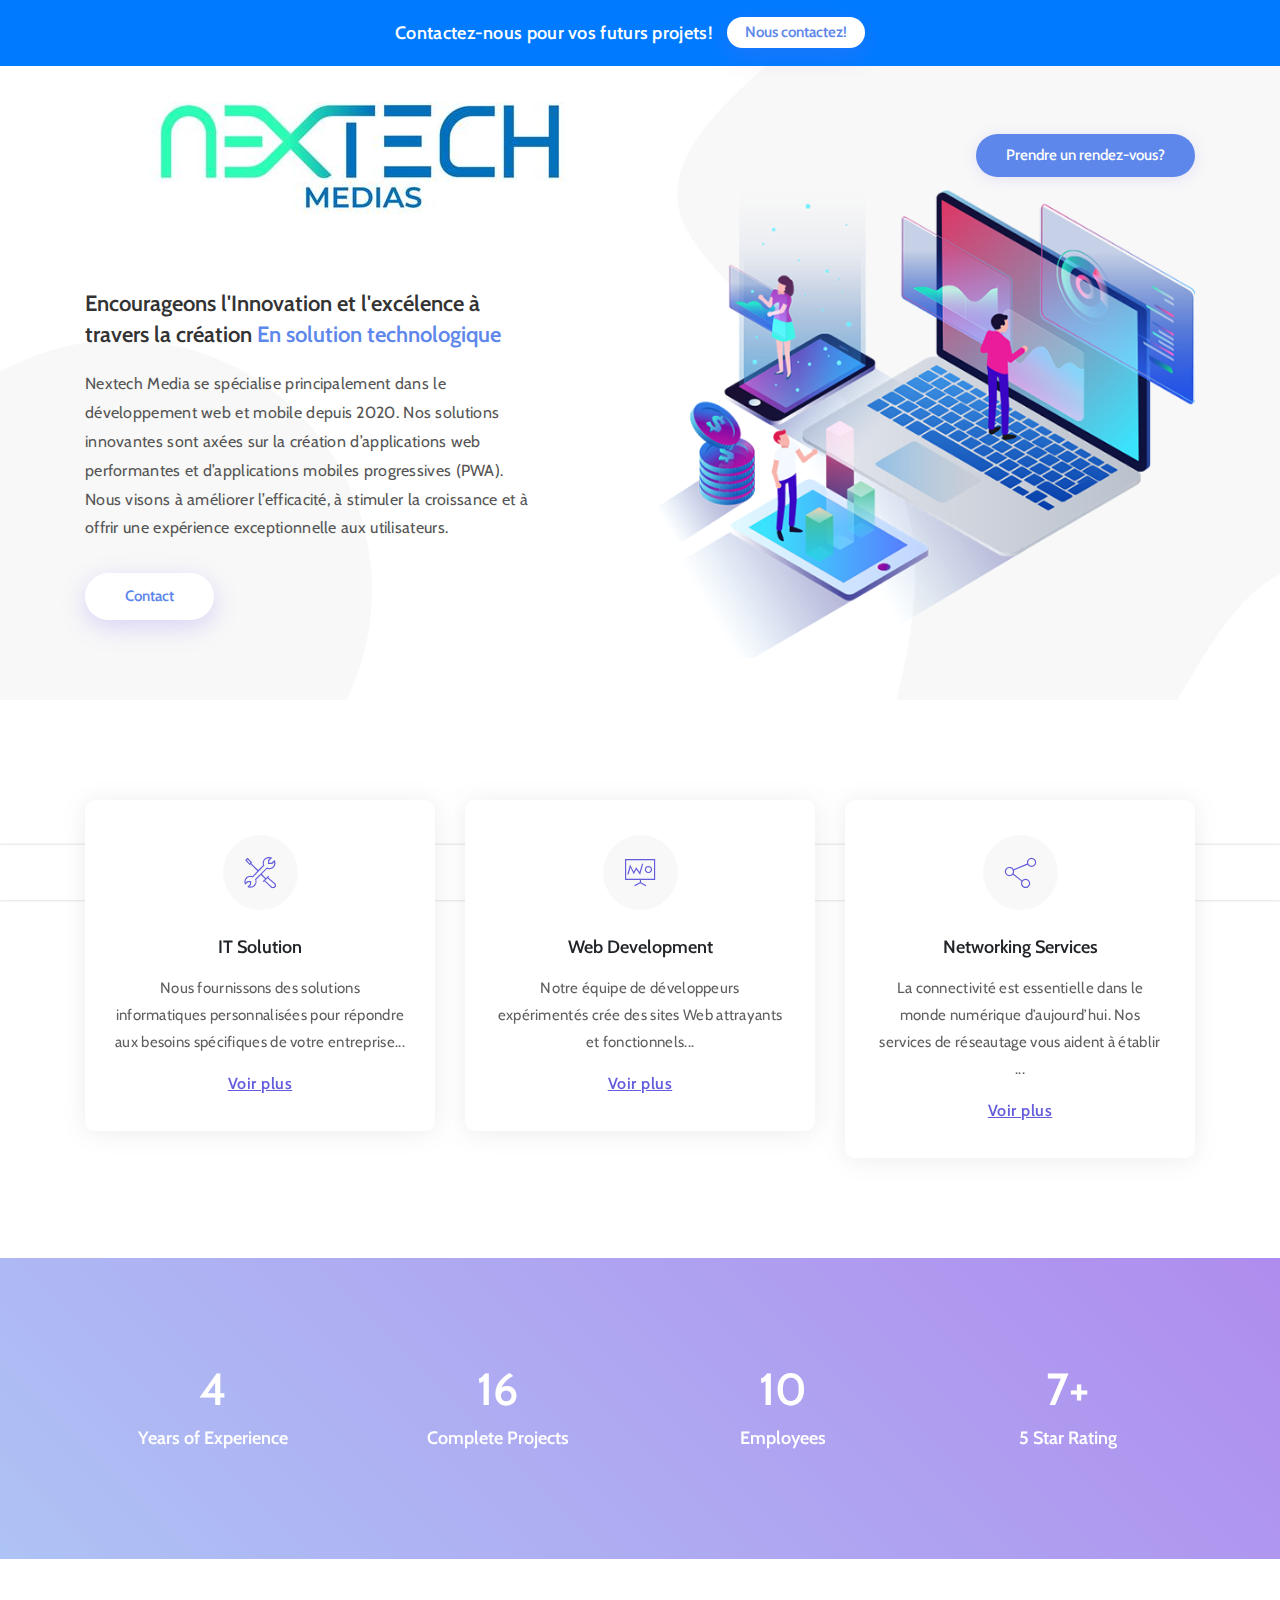
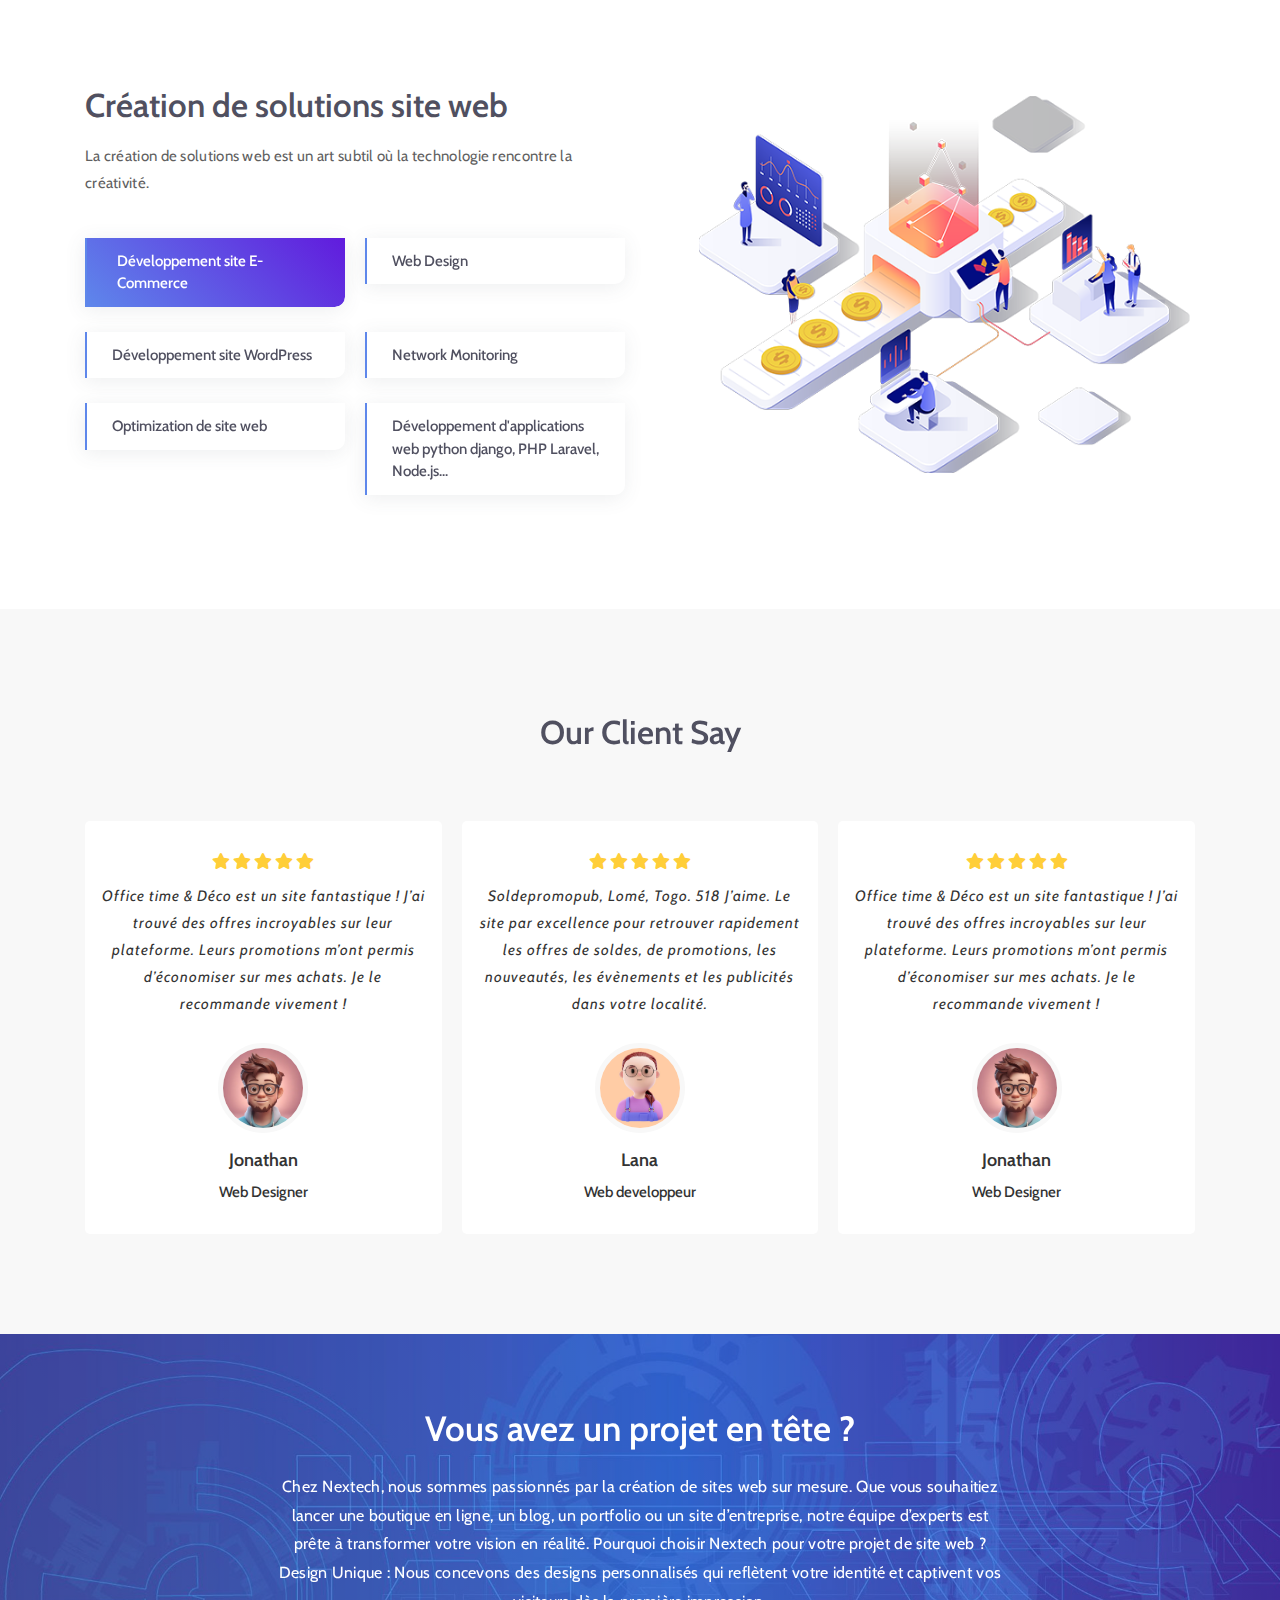
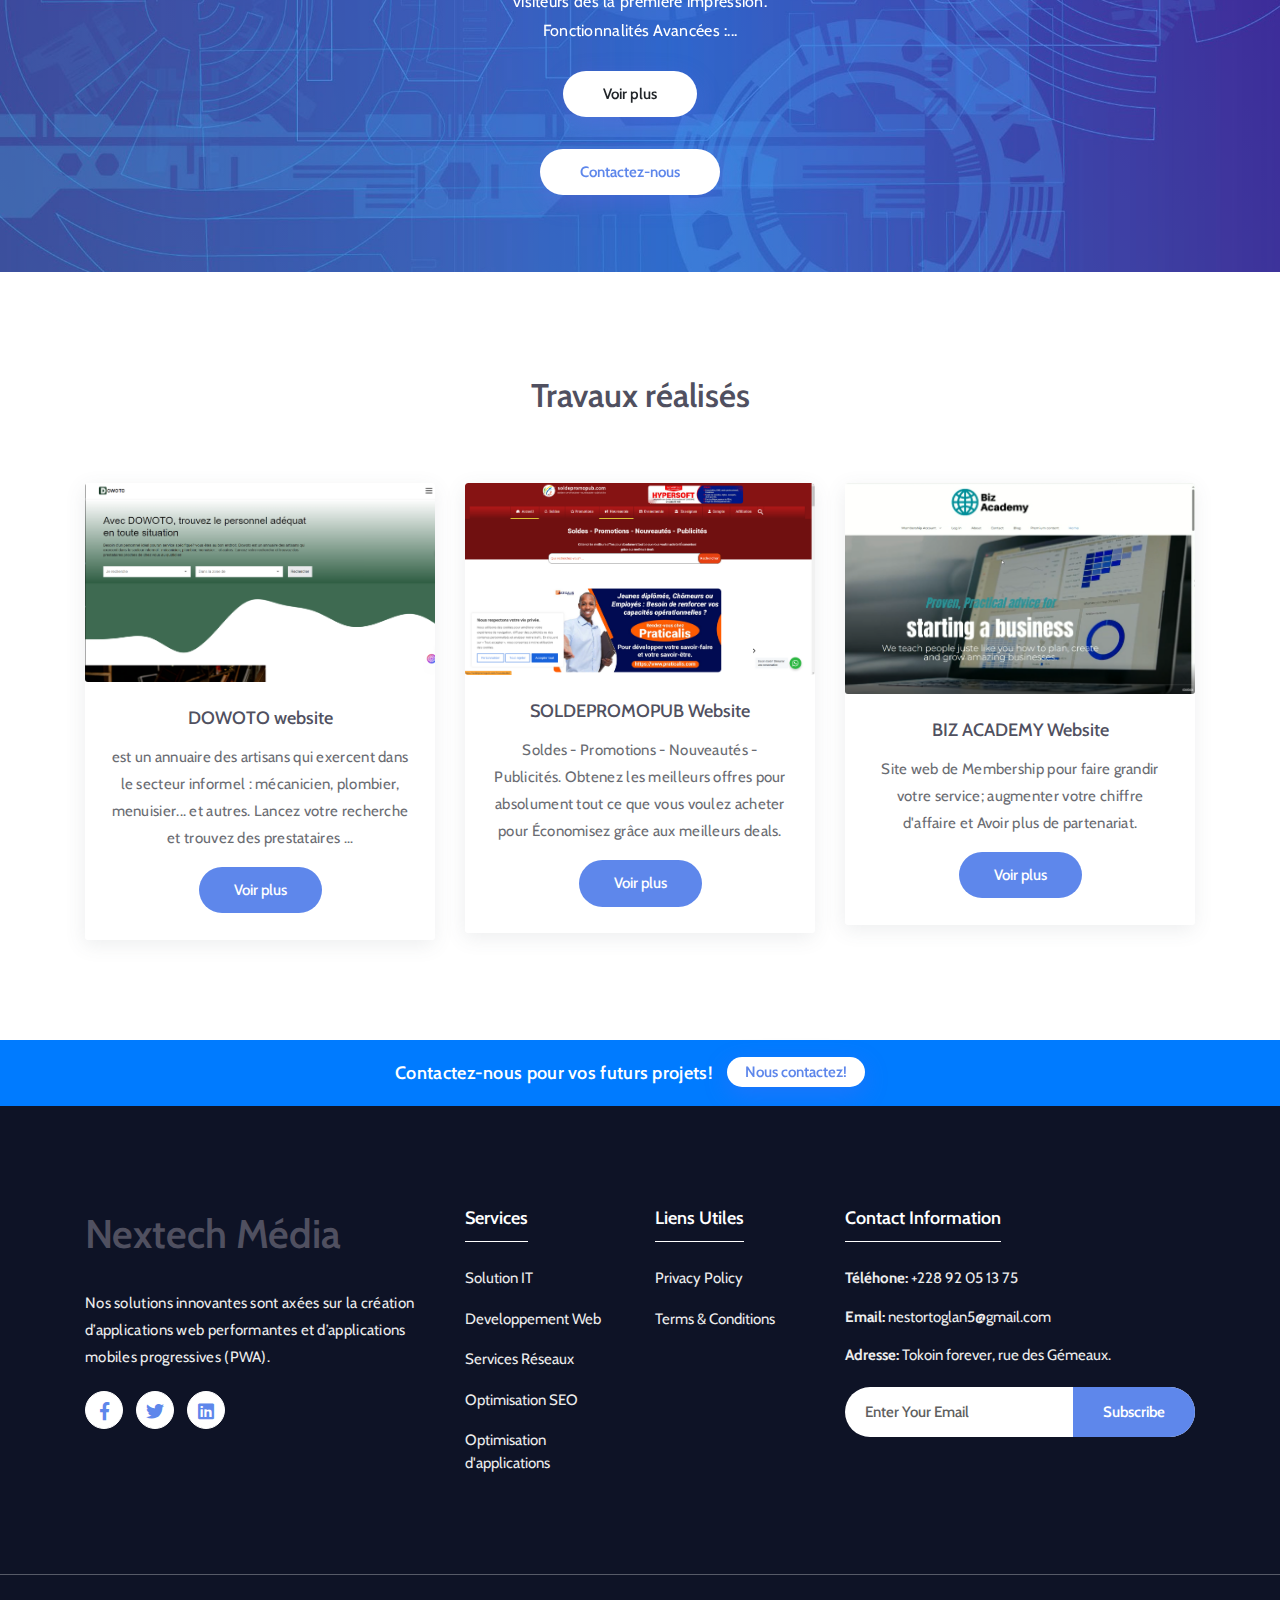
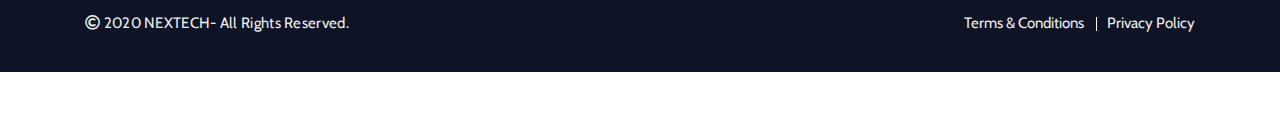
<file: index.html>
<!doctype html>
<html lang="EN">

<head>
	<!-- Required meta tags -->
	<meta charset="utf-8">
	<meta name="viewport" content="width=device-width, initial-scale=1, shrink-to-fit=no">
	<!-- Title -->
	<title>Nextech - IT Solutions & Technology </title>
	<!-- Google Fonts -->
	<link href="https://fonts.googleapis.com/css2?family=Cabin:wght@400;500;600;700&display=swap" rel="stylesheet">
	<!-- Favicon -->
	<link rel="icon" type="image/png" href="assets/img/Merci d'être venu ! (1).png">
	<!-- Bootstrap Min CSS -->
	<link rel="stylesheet" href="assets/css/bootstrap.min.css">
	<!-- Animate Min CSS -->
	<link rel="stylesheet" href="assets/css/animate.min.css">
	<!-- Pe-icon-7 CSS -->
	<link rel="stylesheet" href="assets/css/pe-icon-7-stroke.css">
	<!-- Font Awesome Min CSS -->
	<link rel="stylesheet" href="assets/css/fontawesome.min.css">
	<!-- Mran Menu CSS -->
	<link rel="stylesheet" href="assets/css/meanmenu.css">
	<!-- Owl Carousel Min CSS -->
	<link rel="stylesheet" href="assets/css/owl.carousel.min.css">
	<!-- Style CSS -->
	<link rel="stylesheet" href="assets/css/style.css">
	<!-- Responsive CSS -->
	<link rel="stylesheet" href="assets/css/responsive.css">

	<style>
		/*code css nestor   read more effet*/
		#more1{
			display: none;
		}
		#more2{
			display: none;
		}
		#more3{
			display: none;
		}
		#more4{
			display: none;
		}


		.avatar-nest {
  vertical-align: middle;
  width: 50px;
  height: 50px;
  border-radius: 50%;
  border:solid 1px;
  margin-left: 1em;
}




	</style>
</head>

<body>

	<!-- Start Preloader Area -->
	<div class="preloader">
		<div class="d-table">
			<div class="d-table-cell">
			<div class="lds-spinner">
				<div></div><div></div><div></div>
				<div></div><div></div><div></div>
				<div></div><div></div><div></div>
				<div></div><div></div><div></div>
			</div>
			</div>
		</div>
	</div>
	<!-- End Preloader Area -->
	
	<!-- Start Navbar Area -->
	<div class="navbar-area">
        <div class="purchase-container nav-1">
			<div class="container">
				<div class="row">
					<div class="col">
						<div class="purchase-info">
							<p>Contactez-nous pour vos futurs projets!</p>
							<div class="purchase-button">
								<a class="default-btn-one" href="https://wa.me/+22892051375">Nous contactez!<span></span></a>
							</div>
							
						</div>
					</div>
				</div>
			</div>
        </div>
		<div class="frtechmax-responsive-nav index-navber-responsive">
			<div class="container">
				<div class="frtechmax-responsive-menu">
					<div class="logo">
						<a href="https://nestor5toglan.github.io/societe_nextech/">
							<!--<img src="assets/img/logo-black.png" class="white-logo" alt="logo">
							<img src="assets/img/logo-black.png" class="black-logo" alt="logo">-->
							<img src="assets/img/img.jpg" class="white-logo" alt="logo">
							<img src="assets/img/img.jpg" class="black-logo" alt="logo">
						</a>
					</div>
				</div>
			</div>
		</div>
		<div class="techmax-nav index-navber">
			<div class="container">
				<nav class="navbar navbar-expand-md navbar-light">
					<a class="navbar-brand" href="https://nestor5toglan.github.io/societe_nextech/">
						<!--<img src="assets/img/logo-black.png" class="white-logo" alt="logo">
						<img src="assets/img/logo-black.png" class="black-logo" alt="logo">-->
						<img src="assets/img/img.jpg" class="white-logo" alt="logo">
						<img src="assets/img/img.jpg" class="black-logo" alt="logo">
					</a>
					<div class="collapse navbar-collapse mean-menu" id="navbarSupportedContent">
						<ul class="navbar-nav">
							<!--<li class="nav-item"> 
								<a href="technologies.html" class="nav-link">Technologies</a>
							</li>-->
							<!--<li class="nav-item">
								<a href="services.html" class="nav-link">Services</a>
							</li>
							<li class="nav-item">
								<a href="about.html" class="nav-link">About Us</a>
							</li>-->
							
						<!--	<li class="nav-item">
								<a href="blog.html" class="nav-link">Blog</a>
							</li>-->
							<!--<li class="nav-item">
								<a href="contact.html" class="nav-link">Contact</a>
							</li>-->
						</ul>
						<div class="other-option">
							<a class="default-btn" href="https://wa.me/+22892051375"> Prendre un rendez-vous? <span></span></a>
						</div>
						<!--<div class="avatar-nest">
							<img src="assets/img/profil.png" alt="testimonial images" style="width:100% ;border-radius: 50%;padding-top: 8px;">
						</div>-->
					</div>
				</nav>
			</div>
		</div>
	</div>
	<!-- End Navbar Area -->
	
	<!-- Start Home Section -->
	<div class="home-area">
		<div class="d-table">
			<div class="d-table-cell">
				<div class="container">
					<div class="row align-items-center">
						<div class="col-lg-6 col-md-12">
							<div class="main-banner-content">
								<h1>Encourageons l'Innovation et l'excélence à travers la création <span class="color-text">En solution technologique</span></h1>
								<p>Nextech Media se spécialise principalement dans le développement web et mobile depuis 2020. Nos solutions innovantes sont axées sur la création d’applications web performantes et d’applications mobiles progressives (PWA). Nous visons à améliorer l’efficacité, à stimuler la croissance et à offrir une expérience exceptionnelle aux utilisateurs.</p>
								<div class="banner-btn">
									<a href="https://wa.me/+22892051375" class="default-btn-one">
                                        Contact
                                        <span></span>
                                    </a>
									<!--<a class="default-btn" href="contact.html">
                                        Contact  
                                        <span></span>
                                    </a>-->
								</div>
							</div>
						</div>
						<div class="col-lg-6 col-md-12">
							<div class="banner-image">
								<img src="assets/img/home-font.png" alt="image">
							</div>
                        </div>
					</div>
				</div>
			</div>
		</div>
		<div class="grey-cr"></div>
	</div>
	<!-- End Home Section -->
	
	<!-- Start Services Section -->
	<section class="services-section pt-70 pb-100">
		<div class="container">
			<div class="row">
				<div class="col-lg-4 col-md-6">
					<div class="single-services-item">
						<div class="services-icon">
							<i class="pe-7s-tools"></i>
						</div>
						<h3>IT Solution</h3>
						<p>Nous fournissons des solutions informatiques personnalisées pour répondre aux besoins spécifiques de votre entreprise<span id="dots1">...</span><span id="more1">Que ce soit pour la gestion des serveurs, la sécurité des données ou l’automatisation des processus, notre équipe d’experts est là pour vous aider.
								Notre approche est axée sur l’efficacité et la fiabilité. Nous travaillons en étroite collaboration avec nos clients pour concevoir des solutions qui optimisent leurs opérations et améliorent leur productivité.
								Faites confiance à notre expertise en matière de solutions informatiques pour résoudre vos problèmes techniques et vous permettre de vous concentrer sur votre cœur de métier.</span></p>
						<div class="services-btn-link">
							<a class="services-link" onclick="myFunction1()" id="myBtn1">Voir plus</a>
						</div>
					</div>
				</div>
				<div class="col-lg-4 col-md-6">
					<div class="single-services-item">
						<div class="services-icon">
							<i class="pe-7s-display1"></i>
						</div>
						<h3>Web Development</h3>
						<p>Notre équipe de développeurs expérimentés crée des sites Web attrayants et fonctionnels<span id="dots2">...</span><span id="more2">
							Que vous ayez besoin d’un site vitrine, d’une boutique en ligne ou d’une application web, nous sommes là pour vous.
							Nous utilisons les dernières technologies et les meilleures pratiques pour garantir des performances optimales et une expérience utilisateur exceptionnelle.
						</span></p>
						<div class="services-btn-link">
							<a href="#0" class="services-link" onclick="myFunction2()" id="myBtn2">Voir plus</a>
						</div>
					</div>
				</div>
				<div class="col-lg-4 col-md-6">
					<div class="single-services-item">
						<div class="services-icon">
							<i class="pe-7s-share"></i>
						</div>
						<h3>Networking Services</h3>
						<p>La connectivité est essentielle dans le monde numérique d’aujourd’hui. Nos services de réseautage vous aident à établir 
							 <span id="dots3">...</span>
							 <span id="more3">et à maintenir des réseaux fiables et sécurisés. Que ce soit pour votre entreprise ou votre domicile, nous concevons des solutions de réseau adaptées à vos besoins. Du câblage structuré à la configuration des routeurs, nous avons tout couvert.

							 </span> </p>
						<div class="services-btn-link">
							<a href="#0" class="services-link" onclick="myFunction3()" id="myBtn3">Voir plus</a>
						</div>
					</div>
				</div>
			</div>
		</div>
	</section>
	<!-- End Services Section -->
	
	<!-- Start Counter Section -->
	<section class="counter-area section-padding">
		<div class="container">
			<div class="row">
				<div class="col-lg-3 col-md-6 counter-item">
					<div class="single-counter">
						<div class="counter-contents">
							<h2>
								<span class="counter-number">4</span>
								<span></span>
							</h2>
							<h3 class="counter-heading">Years of Experience</h3>
						</div>
					</div>
				</div>
				<div class="col-lg-3 col-md-6 counter-item">
					<div class="single-counter">
						<div class="counter-contents">
							<h2>
								<span class="counter-number">16</span>
							</h2>
							<h3 class="counter-heading">Complete Projects</h3>
						</div>
					</div>
				</div>
				<div class="col-lg-3 col-md-6 counter-item">
					<div class="single-counter">
						<div class="counter-contents">
							<h2>
								<span class="counter-number">10</span>
								<span></span>
							</h2>
							<h3 class="counter-heading">Employees</h3>
						</div>
					</div>
				</div>
				<div class="col-lg-3 col-md-6 counter-item">
					<div class="single-counter">
						<div class="counter-contents">
							<h2>
								<span class="counter-number">7</span>
								<span>+</span>
							</h2>
							<h3 class="counter-heading">5 Star Rating</h3>
						</div>
					</div>
				</div>
			</div>
		</div>
	</section>
	<!-- End Counter Section -->
	
	<!-- Start Overview Section -->
	<section class="overview-section section-padding">
		<div class="container">
			<div class="row align-items-center">
				<div class="col-lg-6">
					<div class="overview-content">
						<h2>Création de solutions site web</h2>
						<p>La création de solutions web est un art subtil où la technologie rencontre la créativité.</p>
						<ul class="features-list">
							<li> <span class="active">Développement site E-Commerce</span></li>
							<li> <span>Web Design</span></li>
							<li> <span>Développement site WordPress </span></li>
							<li> <span>Network Monitoring</span></li>
							<li> <span>Optimization de site web</span></li>
							<li> <span>Développement d'applications web python django, PHP Laravel, Node.js...</span></li>
						</ul>
					</div>
				</div>
				<div class="col-lg-6">
					<div class="overview-image-2">
						<img src="assets/img/choose-1.png" alt="image">
					</div>
				</div>
			</div>
		</div>
	</section>
	<!-- End Overview Section -->
	
	<!-- Start Testimonial Section -->
	<section class="testimonial-section bg-grey section-padding">
		<div class="container">
			<div class="section-title">
				<h2>Our Client Say</h2>
			</div>
			<div class="row">
				<div class="col-lg-12 col-md-12">
					<div class="testimonial-slider owl-carousel owl-theme">
						<!-- testimonials item -->
						<div class="single-testimonial">
							<div class="rating-box">
								<ul>
									<li><i class="fa fa-star"></i></li>
									<li><i class="fa fa-star"></i></li>
									<li><i class="fa fa-star"></i></li>
									<li><i class="fa fa-star"></i></li>
									<li><i class="fa fa-star"></i></li>
								</ul>
							</div>
							<div class="testimonial-content">
								<p>Office time & Déco est un site fantastique ! J’ai trouvé des offres incroyables sur leur plateforme. Leurs promotions m’ont permis d’économiser sur mes achats. Je le recommande vivement !</p>
							</div>
							<div class="avatar">
								<img src="assets/img/3d-illustration-teenager-with-funny-face-glasses_1142-50955.avif" alt="testimonial images">
							</div>
							<div class="testimonial-bio">
								<div class="bio-info">
									<h3>Jonathan</h3>
									<span>Web Designer</span>
								</div>
							</div>
						</div>
						<!-- testimonials item -->
						<div class="single-testimonial">
							<div class="rating-box">
								<ul>
									<li><i class="fa fa-star"></i></li>
									<li><i class="fa fa-star"></i></li>
									<li><i class="fa fa-star"></i></li>
									<li><i class="fa fa-star"></i></li>
									<li><i class="fa fa-star"></i></li>
								</ul>
							</div>
							<div class="testimonial-content">
								<p>Soldepromopub, Lomé, Togo. 518 J’aime. Le site par excellence pour retrouver rapidement les offres de soldes, de promotions, les nouveautés, les évènements et les publicités dans votre localité.</p>
							</div>
							<div class="avatar">
								<img src="assets/img/3d-illustration-person-with-glasses_23-2149436185.jpg" alt="testimonial images">
							</div>
							<div class="testimonial-bio">
								<div class="bio-info">
									<h3>Lana </h3>
									<span>Web developpeur</span>
								</div>
							</div>
						</div>
						<!-- testimonials item -->
						<!--<div class="single-testimonial">
							<div class="rating-box">
								<ul>
									<li><i class="fa fa-star"></i></li>
									<li><i class="fa fa-star"></i></li>
									<li><i class="fa fa-star"></i></li>
									<li><i class="fa fa-star"></i></li>
									<li><i class="fa fa-star"></i></li>
								</ul>
							</div>
							<div class="testimonial-content">
								<p>Lorem ipsum dolor sit amet, consectetur adipiscing elit, sed do eiusmod tempor incididunt ut labore et dolore magna aliqua. enim ad minim veniam, quis nostrud exercitation.</p>
							</div>
							<div class="avatar">
								<img src="assets/img/client/testimonial-3.jpg" alt="testimonial images">
							</div>
							<div class="testimonial-bio">
								<div class="bio-info">
									<h3>Mario Houston</h3>
									<span>Social Worker</span>
								</div>
							</div>
						</div>-->
					</div>
				</div>
			</div>
		</div>
	</section>
	<!-- End Testimonial Section -->
	
	<!-- Start Hire Section -->
	<section class="hire-section">
		<div class="container">
			<div class="row">
				<div class="col-lg-8 offset-lg-2 col-md-12">
					<div class="hire-content">
						<h2>Vous avez un projet en tête ?</h2>
						<p> Chez Nextech, nous sommes passionnés par la création de sites web sur mesure. Que vous souhaitiez lancer une boutique en ligne, un blog, un portfolio ou un site d’entreprise, notre équipe d’experts est prête à transformer votre vision en réalité.

							Pourquoi choisir Nextech pour votre projet de site web ?
							
							Design Unique : Nous concevons des designs personnalisés qui reflètent votre identité et captivent vos visiteurs dès la première impression.<br/>
							Fonctionnalités Avancées :<span id="dots4">...</span><span id="more4">
								Des fonctionnalités telles que les paiements en ligne, les formulaires de contact, les galeries d’images et les blogs sont intégrées pour répondre à vos besoins spécifiques.<br\>
							Optimisation SEO : Votre site sera optimisé pour les moteurs de recherche, ce qui vous aidera à attirer plus de visiteurs organiques.<br/>
							Réactivité Mobile : Votre site s’adaptera automatiquement aux appareils mobiles, garantissant une expérience utilisateur fluide.<br/>
							Maintenance et Support : Nous assurons la maintenance continue de votre site et sommes disponibles pour répondre à vos questions.<br/>
							Lancez-vous dès aujourd’hui ! Contactez-nous pour discuter de votre projet et obtenir un devis personnalisé. Ensemble, nous créerons un site web qui vous démarquera et vous aidera à atteindre vos objectifs en ligne.
							</span></p> 
							<div class="hire-btn">
								<a class="default-btn-one" onclick="myFunction4()" id="myBtn4" >Voir plus <span></span></a>
							</div>
						<div class="hire-btn">
							<a class="default-btn-one" href="https://wa.me/+22892051375">Contactez-nous <span></span></a>
						</div>
					</div>
				</div>
			</div>
		</div>
	</section>
	<!-- End Hire Section -->
	
	<!-- Start Blog Section -->
	<section class="blog-section pt-100 pb-70">
		<div class="container">
			<div class="section-title">
				<h2>Travaux réalisés</h2>
			</div>
			<div class="row">
				<div class="col-lg-4 col-md-6">
					<div class="blog-item">
						<div class="blog-image">
							<a href="https://www.dowoto.com/">
								<img src="assets/img/c5.png" alt="image">
							</a>
						</div>
						<div class="single-blog-item">
							<div class="blog-content">
								<h3>
                                    <a href="https://www.dowoto.com/">
										DOWOTO website
                                    </a>
                                </h3>
								<p>est un annuaire des artisans qui exercent dans le secteur informel : mécanicien, plombier, menuisier... et autres. Lancez votre recherche et trouvez des prestataires …</p>
								<div class="blog-btn"> <a href="https://www.dowoto.com/" class="default-btn blog-btn-one">Voir plus <span></span></a>
								</div>
							</div>
						</div>
					</div>
				</div>
				<div class="col-lg-4 col-md-6">
					<div class="blog-item">
						<div class="blog-image">
							<a href="https://soldepromopub.com/">
								<img src="assets/img/c4.png" alt="image">
							</a>
						</div>
						<div class="single-blog-item">
							<div class="blog-content">
								<h3>
									<a href="https://soldepromopub.com/">
                                       SOLDEPROMOPUB Website
                                    </a>
								</h3>
								<p>Soldes - Promotions - Nouveautés - Publicités. Obtenez les meilleurs offres pour absolument tout ce que vous voulez acheter pour Économisez grâce aux meilleurs deals.</p>
								<div class="blog-btn">
									<a href="https://soldepromopub.com/" class="default-btn blog-btn-one">Voir plus <span></span></a>
								</div>
							</div>
						</div>
					</div>
				</div>
				<div class="col-lg-4 col-md-6">
					<div class="blog-item">
						<div class="blog-image">
							<a href="#">
								<img src="assets/img/c1.png" alt="image">
							</a>
						</div>
						<div class="single-blog-item">
							<div class="blog-content">
								<h3>
                                    <a href="#">
                                        BIZ ACADEMY Website
                                    </a>
                                </h3>
								<p>Site web de Membership pour faire grandir votre service; augmenter votre chiffre d'affaire et Avoir plus de partenariat.</p>
								<div class="blog-btn"> <a href="#" class="default-btn blog-btn-one">Voir plus <span></span></a>
								</div>
							</div>
						</div>
					</div>
				</div>
			</div>
		</div>
	</section>
	<!-- End Blog Section -->
	
	<!-- Start Purchase Section -->
    <div class="purchase-container">
		<div class="container">
			<div class="row">
				<div class="col">
					<div class="purchase-info">
						<p>Contactez-nous pour vos futurs projets!</p>
						<div class="purchase-button">
							<a class="default-btn-one" href="https://wa.me/+22892051375">Nous contactez! <span></span></a>
						</div>
					</div>
				</div>
			</div>
		</div>
    </div>
	<!-- End Purchase Section -->
	
	<!-- Start Footer Section -->
	<section class="footer-area section-padding">
		<div class="container">
			<div class="row">
				<div class="col-lg-4 col-md-6 col-sm-6">
					<div class="single-footer-widget">
						<a class="footer-logo" href="#">
							<h1>Nextech Média</h1><!--<img src="assets/img/logo.png" class="white-logo" alt="logo">-->
						</a>
						<p>Nos solutions innovantes sont axées sur la création d’applications web performantes et d’applications mobiles progressives (PWA).</p>
						<ul class="footer-social">
							<li>
								<a href="https://www.facebook.com/profile.php?id=61554662679729"> <i class="fab fa-facebook-f"></i>
								</a>
							</li>
							<li>
								<a href="#"> <i class="fab fa-twitter"></i>
								</a>
							</li>
							<!--<li>
								<a href="#"> <i class="fab fa-pinterest"></i>
								</a>
							</li>-->
							<li>
								<a href="www.linkedin.com/in/toglan-yao-nestor-9684751b8"> <i class="fab fa-linkedin"></i>
								</a>
							</li>
						</ul>
					</div>
				</div>
				<div class="col-lg-2 col-md-6 col-sm-6">
					<div class="single-footer-widget">
						<div class="footer-heading">
							<h3> Services</h3>
						</div>
						<ul class="footer-quick-links">
							<li> <a href="#">Solution IT </a></li>
							<li> <a href="#"> Developpement Web</a></li>
							<li> <a href="#"> Services Réseaux</a></li>
							<li> <a href="#"> Optimisation SEO</a></li>
							<li> <a href="#"> Optimisation d'applications</a></li>
						</ul>
					</div>
				</div>
				<div class="col-lg-2 col-md-6 col-sm-6">
					<div class="single-footer-widget">
						<div class="footer-heading">
							<h3>Liens Utiles</h3>
						</div>
						<ul class="footer-quick-links">
							<!--<li><a href="about.html">About Us</a></li>
							<li><a href="projects.html">Case Study</a></li>
							<li><a href="contact.html">Contact Us</a></li>-->
							<li><a href="privacy.html">Privacy Policy</a></li>
							<li><a href="terms-condition.html">Terms & Conditions</a></li>
						</ul>
					</div>
				</div>
				<div class="col-lg-4 col-md-6 col-sm-6">
					<div class="single-footer-widget">
						<div class="footer-heading">
							<h3>Contact Information</h3>
						</div>
						<div class="footer-info-contact">
							<span><strong>Téléhone:</strong> <a href="tel:0802235678">+228 92 05 13 75</a></span>
						</div>
						<div class="footer-info-contact">
							<span><strong>Email:</strong> <a href="mailto:demo@example.com">nestortoglan5@gmail.com</a></span>
						</div>
						<div class="footer-info-contact">
							<span><strong>Adresse:</strong> Tokoin forever, rue des Gémeaux.</span>
						</div>
						<!-- Start Subscribe Area -->
						<form class="newsletter-form">
							<input type="email" class="input-newsletter" placeholder="Enter Your Email" name="EMAIL" required autocomplete="off">
							<button class="default-btn" type="submit">Subscribe <span></span></button>
						</form>
						<!-- End Subscribe Area -->
					</div>
				</div>
			</div>
		</div>
	</section>
	<!-- End Footer Section -->
	
	<!-- Start Copy Right Section -->
	<div class="copyright-area">
		<div class="container">
			<div class="row align-items-center">
				<div class="col-lg-6 col-md-6">
					<p> <i class="far fa-copyright"></i> 2020 NEXTECH- All Rights Reserved.</p>
				</div>
				<div class="col-lg-6 col-md-6">
					<ul>
						<li> <a href="#">Terms & Conditions</a>
						</li>
						<li> <a href="privacy.html">Privacy Policy</a>
						</li>
					</ul>
				</div>
			</div>
		</div>
	</div>









<!--mobile bar-->

	<link href="https://fonts.googleapis.com/icon?family=Material+Icons" rel="stylesheet">
<nav class="nav">
  <a href="https://nestor5toglan.github.io/societe_nextech/" class="nav__link">
    <i class="material-icons nav__icon">home</i>
    <span class="nav__text">Acceuil</span>
  </a>
 
  <a href="https://wa.me/+22892051375" class="nav__link">
    <i class="material-icons nav__icon">phone</i>
    <span class="nav__text">Assistance</span>
    </a>

  <a href="https://nestor5toglan.github.io/societe_nextech/" class="nav__link">
    <i class="material-icons nav__icon">settings</i>
    <span class="nav__text">paramètre</span>
  </a>
</nav>
<!--mobile bar-->


























	<!-- End Copy Right Section -->
	
	<!-- Start Go Top Section -->
	<div class="go-top">
		<i class="fas fa-chevron-up"></i>
		<i class="fas fa-chevron-up"></i>
	</div>
	<!-- End Go Top Section -->
	
	<!-- jQuery Min JS -->
	<script src="assets/js/jquery.min.js"></script>
	<!-- Bootstrap Min JS -->
	<script src="assets/js/bootstrap.min.js"></script>
	<!-- MeanMenu JS  -->
	<script src="assets/js/jquery.meanmenu.js"></script>
	<!-- Appear Min JS -->
	<script src="assets/js/jquery.appear.min.js"></script>
	<!-- CounterUp Min JS -->
	<script src="assets/js/jquery.waypoints.min.js"></script>
	<script src="assets/js/jquery.counterup.min.js"></script>
	<!-- Owl Carousel Min JS -->
	<script src="assets/js/owl.carousel.min.js"></script>
	<!-- WOW Min JS -->
	<script src="assets/js/wow.min.js"></script>
	<!-- Main JS -->
	<script src="assets/js/main.js"></script>


	<script>

		/*nestor code javascript read more effect*/
function myFunction1() {
    var dots = document.getElementById("dots1");
    var moreText = document.getElementById("more1");
    var btnText = document.getElementById("myBtn1");
  
    if (dots.style.display === "none") {
      dots.style.display = "inline";
      btnText.innerHTML = "Voir plus";
      moreText.style.display = "none";
    } else {
      dots.style.display = "none";
      btnText.innerHTML = "Voir moin";
      moreText.style.display = "inline";
    }
  }

  function myFunction2() {
    var dots = document.getElementById("dots2");
    var moreText = document.getElementById("more2");
    var btnText = document.getElementById("myBtn2");
  
    if (dots.style.display === "none") {
      dots.style.display = "inline";
      btnText.innerHTML = "Voir plus";
      moreText.style.display = "none";
    } else {
      dots.style.display = "none";
      btnText.innerHTML = "Voir moin";
      moreText.style.display = "inline";
    }
  }

  function myFunction3() {
    var dots = document.getElementById("dots3");
    var moreText = document.getElementById("more3");
    var btnText = document.getElementById("myBtn3");
  
    if (dots.style.display === "none") {
      dots.style.display = "inline";
      btnText.innerHTML = "Voir plus";
      moreText.style.display = "none";
    } else {
      dots.style.display = "none";
      btnText.innerHTML = "Voir moin";
      moreText.style.display = "inline";
    }
  }




  function myFunction4() {
    var dots = document.getElementById("dots4");
    var moreText = document.getElementById("more4");
    var btnText = document.getElementById("myBtn4");
  
    if (dots.style.display === "none") {
      dots.style.display = "inline";
      btnText.innerHTML = "Voir plus";
      moreText.style.display = "none";
    } else {
      dots.style.display = "none";
      btnText.innerHTML = "Voir moin";
      moreText.style.display = "inline";
    }
  }
	</script>
	
</body>

</html>
</file>
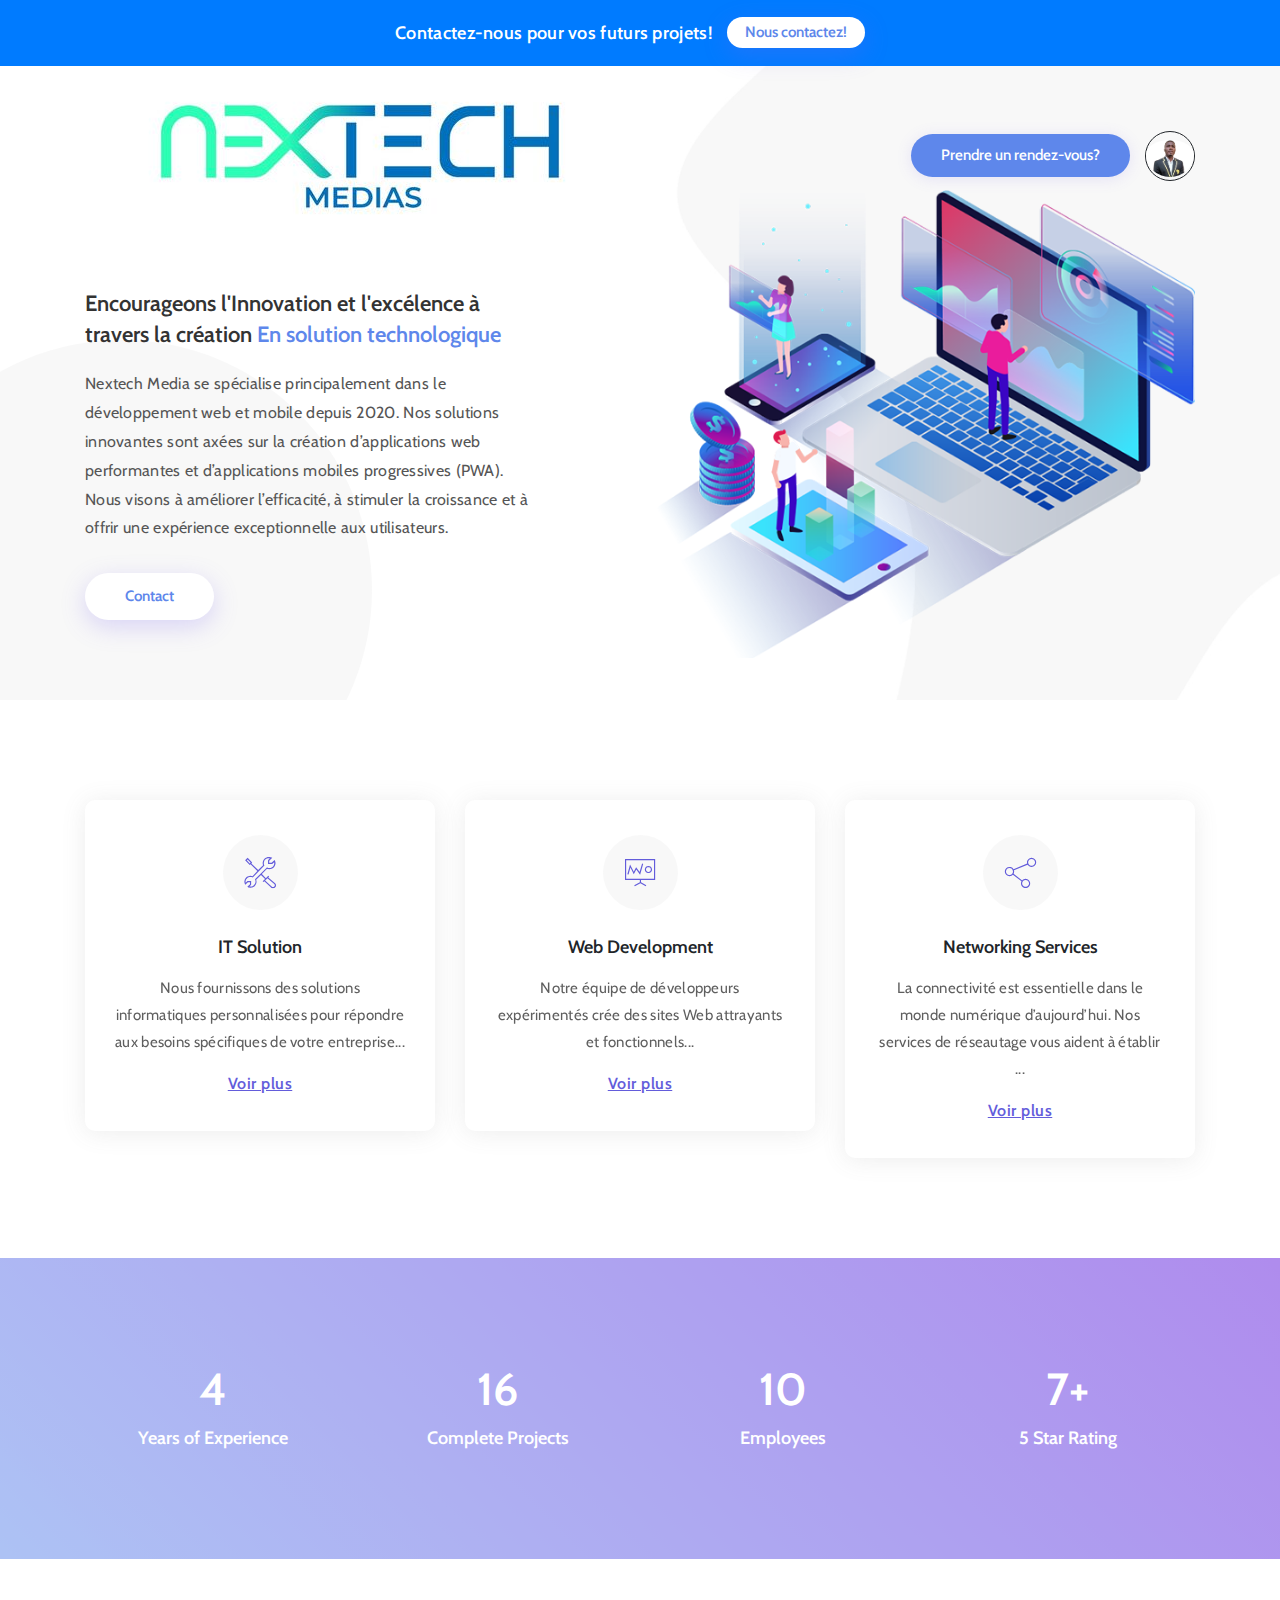
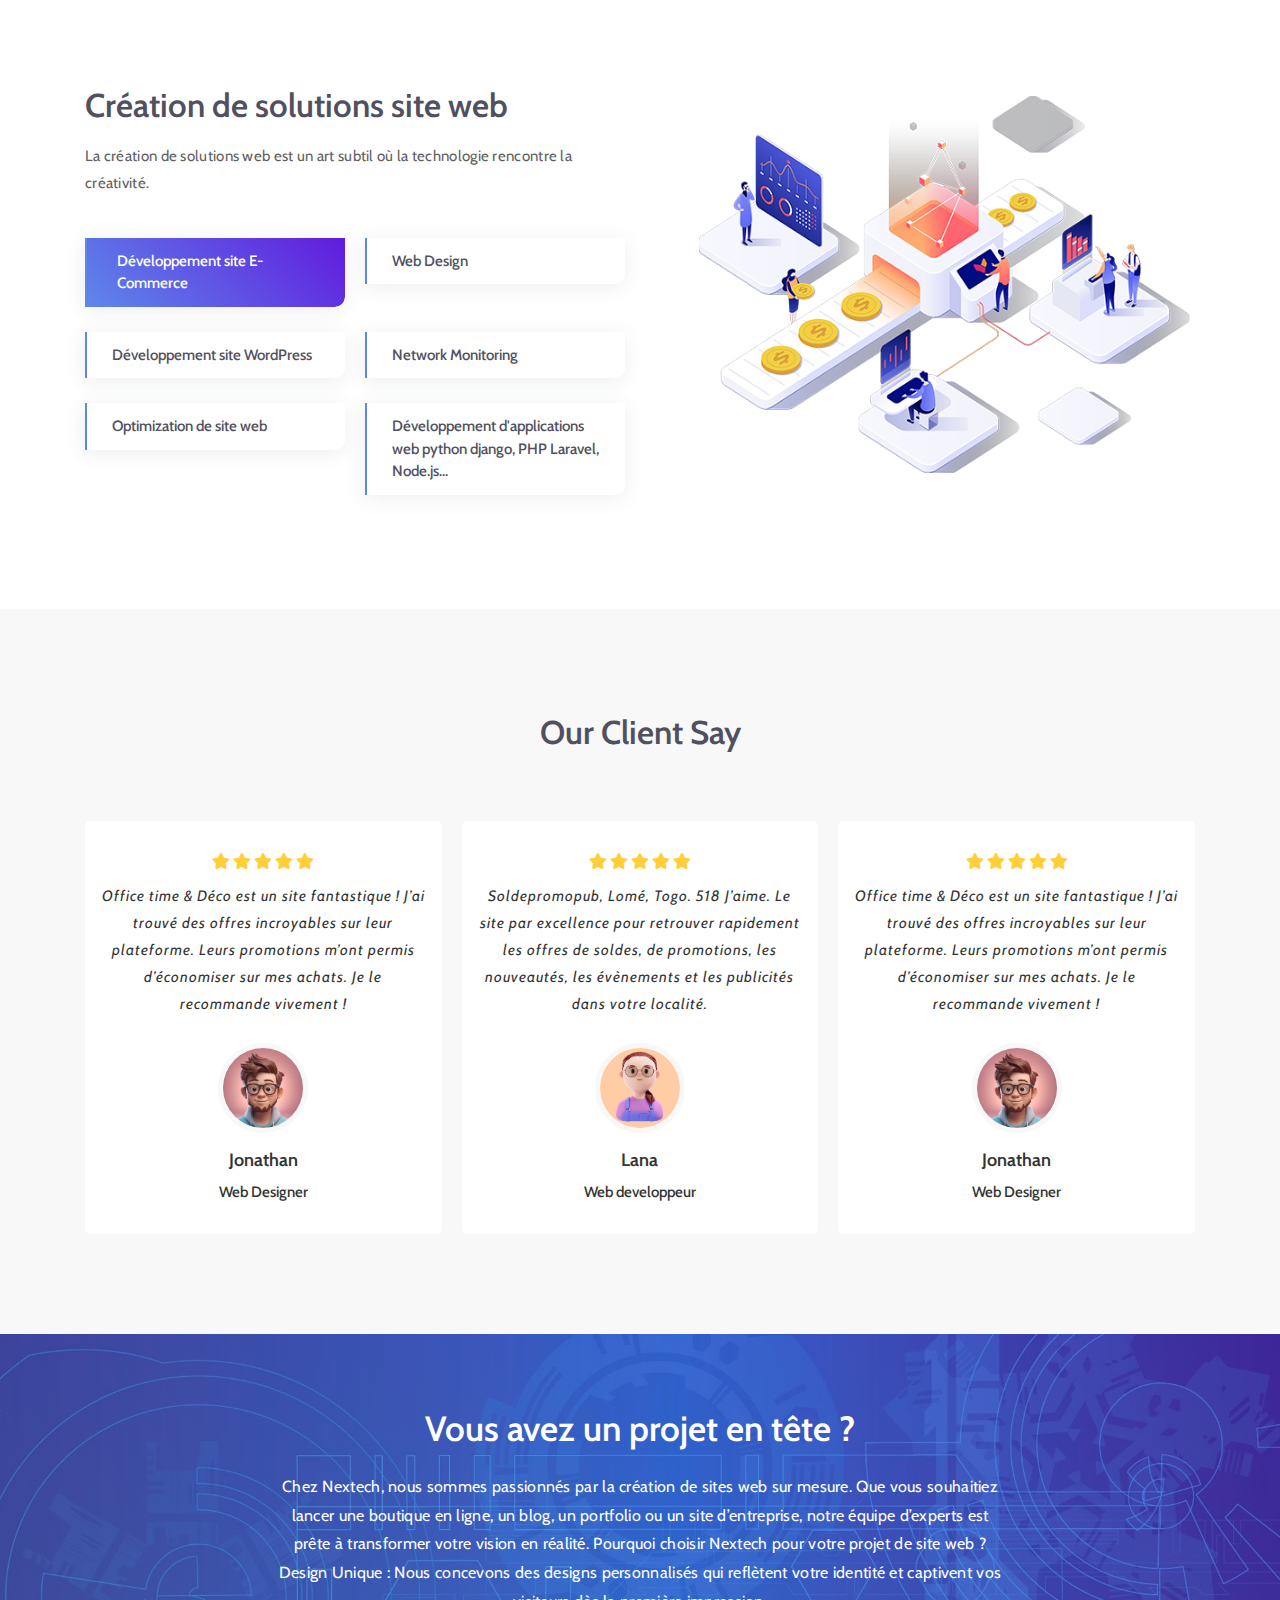
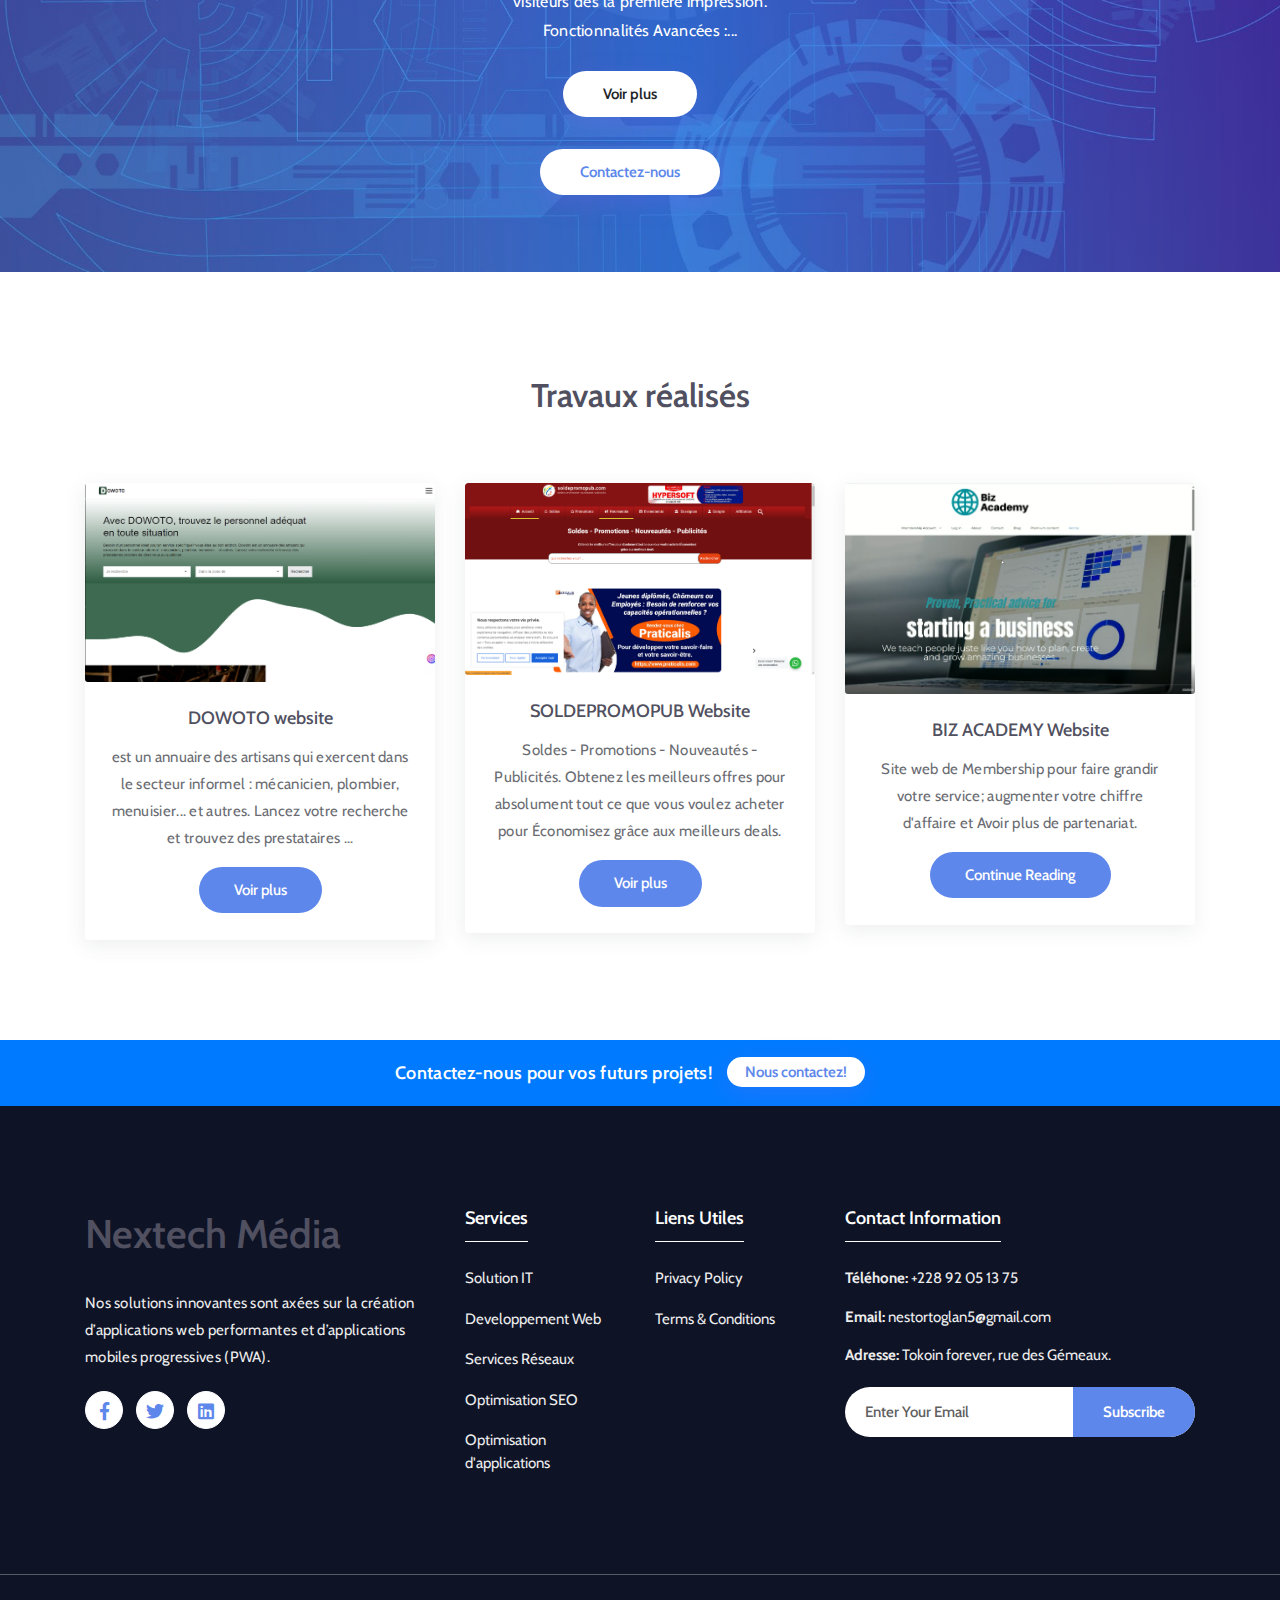
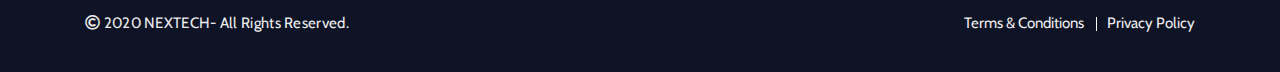
<file: nextech_proj/index.html>
<!doctype html>
<html lang="EN">

<head>
	<!-- Required meta tags -->
	<meta charset="utf-8">
	<meta name="viewport" content="width=device-width, initial-scale=1, shrink-to-fit=no">
	<!-- Title -->
	<title>Nextech - IT Solutions & Technology </title>
	<!-- Google Fonts -->
	<link href="https://fonts.googleapis.com/css2?family=Cabin:wght@400;500;600;700&display=swap" rel="stylesheet">
	<!-- Favicon -->
	<link rel="icon" type="image/png" href="assets/img/Merci d'être venu ! (1).png">
	<!-- Bootstrap Min CSS -->
	<link rel="stylesheet" href="assets/css/bootstrap.min.css">
	<!-- Animate Min CSS -->
	<link rel="stylesheet" href="assets/css/animate.min.css">
	<!-- Pe-icon-7 CSS -->
	<link rel="stylesheet" href="assets/css/pe-icon-7-stroke.css">
	<!-- Font Awesome Min CSS -->
	<link rel="stylesheet" href="assets/css/fontawesome.min.css">
	<!-- Mran Menu CSS -->
	<link rel="stylesheet" href="assets/css/meanmenu.css">
	<!-- Owl Carousel Min CSS -->
	<link rel="stylesheet" href="assets/css/owl.carousel.min.css">
	<!-- Style CSS -->
	<link rel="stylesheet" href="assets/css/style.css">
	<!-- Responsive CSS -->
	<link rel="stylesheet" href="assets/css/responsive.css">

	<style>
		/*code css nestor   read more effet*/
		#more1{
			display: none;
		}
		#more2{
			display: none;
		}
		#more3{
			display: none;
		}
		#more4{
			display: none;
		}


		.avatar-nest {
  vertical-align: middle;
  width: 50px;
  height: 50px;
  border-radius: 50%;
  border:solid 1px;
  margin-left: 1em;
}




	</style>
</head>

<body>

	<!-- Start Preloader Area -->
	<div class="preloader">
		<div class="d-table">
			<div class="d-table-cell">
			<div class="lds-spinner">
				<div></div><div></div><div></div>
				<div></div><div></div><div></div>
				<div></div><div></div><div></div>
				<div></div><div></div><div></div>
			</div>
			</div>
		</div>
	</div>
	<!-- End Preloader Area -->
	
	<!-- Start Navbar Area -->
	<div class="navbar-area">
        <div class="purchase-container nav-1">
			<div class="container">
				<div class="row">
					<div class="col">
						<div class="purchase-info">
							<p>Contactez-nous pour vos futurs projets!</p>
							<div class="purchase-button">
								<a class="default-btn-one" href="https://wa.me/+22892051375">Nous contactez!<span></span></a>
							</div>
							
						</div>
					</div>
				</div>
			</div>
        </div>
		<div class="frtechmax-responsive-nav index-navber-responsive">
			<div class="container">
				<div class="frtechmax-responsive-menu">
					<div class="logo">
						<a href="index.html">
							<!--<img src="assets/img/logo-black.png" class="white-logo" alt="logo">
							<img src="assets/img/logo-black.png" class="black-logo" alt="logo">-->
							<img src="assets/img/img.jpg" class="white-logo" alt="logo">
							<img src="assets/img/img.jpg" class="black-logo" alt="logo">
						</a>
					</div>
				</div>
			</div>
		</div>
		<div class="techmax-nav index-navber">
			<div class="container">
				<nav class="navbar navbar-expand-md navbar-light">
					<a class="navbar-brand" href="index.html">
						<!--<img src="assets/img/logo-black.png" class="white-logo" alt="logo">
						<img src="assets/img/logo-black.png" class="black-logo" alt="logo">-->
						<img src="assets/img/img.jpg" class="white-logo" alt="logo">
						<img src="assets/img/img.jpg" class="black-logo" alt="logo">
					</a>
					<div class="collapse navbar-collapse mean-menu" id="navbarSupportedContent">
						<ul class="navbar-nav">
							<!--<li class="nav-item"> 
								<a href="index.html" class="nav-link">Home</a>
							</li>-->
							<!--<li class="nav-item">
								<a href="services.html" class="nav-link">Services</a>
							</li>
							<li class="nav-item">
								<a href="about.html" class="nav-link">About Us</a>
							</li>-->
							
						<!--	<li class="nav-item">
								<a href="blog.html" class="nav-link">Blog</a>
							</li>-->
							<!--<li class="nav-item">
								<a href="contact.html" class="nav-link">Contact</a>
							</li>-->
						</ul>
						<div class="other-option">
							<a class="default-btn" href="https://wa.me/+22892051375"> Prendre un rendez-vous? <span></span></a>
						</div>
						<div class="avatar-nest">
							<img src="assets/img/profil.png" alt="testimonial images" style="width:100% ;border-radius: 50%;padding-top: 8px;">
						</div>
					</div>
				</nav>
			</div>
		</div>
	</div>
	<!-- End Navbar Area -->
	
	<!-- Start Home Section -->
	<div class="home-area">
		<div class="d-table">
			<div class="d-table-cell">
				<div class="container">
					<div class="row align-items-center">
						<div class="col-lg-6 col-md-12">
							<div class="main-banner-content">
								<h1>Encourageons l'Innovation et l'excélence à travers la création <span class="color-text">En solution technologique</span></h1>
								<p>Nextech Media se spécialise principalement dans le développement web et mobile depuis 2020. Nos solutions innovantes sont axées sur la création d’applications web performantes et d’applications mobiles progressives (PWA). Nous visons à améliorer l’efficacité, à stimuler la croissance et à offrir une expérience exceptionnelle aux utilisateurs.</p>
								<div class="banner-btn">
									<a href="https://wa.me/+22892051375" class="default-btn-one">
                                        Contact
                                        <span></span>
                                    </a>
									<!--<a class="default-btn" href="contact.html">
                                        Contact  
                                        <span></span>
                                    </a>-->
								</div>
							</div>
						</div>
						<div class="col-lg-6 col-md-12">
							<div class="banner-image">
								<img src="assets/img/home-font.png" alt="image">
							</div>
                        </div>
					</div>
				</div>
			</div>
		</div>
		<div class="grey-cr"></div>
	</div>
	<!-- End Home Section -->
	
	<!-- Start Services Section -->
	<section class="services-section pt-70 pb-100">
		<div class="container">
			<div class="row">
				<div class="col-lg-4 col-md-6">
					<div class="single-services-item">
						<div class="services-icon">
							<i class="pe-7s-tools"></i>
						</div>
						<h3>IT Solution</h3>
						<p>Nous fournissons des solutions informatiques personnalisées pour répondre aux besoins spécifiques de votre entreprise<span id="dots1">...</span><span id="more1">Que ce soit pour la gestion des serveurs, la sécurité des données ou l’automatisation des processus, notre équipe d’experts est là pour vous aider.
								Notre approche est axée sur l’efficacité et la fiabilité. Nous travaillons en étroite collaboration avec nos clients pour concevoir des solutions qui optimisent leurs opérations et améliorent leur productivité.
								Faites confiance à notre expertise en matière de solutions informatiques pour résoudre vos problèmes techniques et vous permettre de vous concentrer sur votre cœur de métier.</span></p>
						<div class="services-btn-link">
							<a class="services-link" onclick="myFunction1()" id="myBtn1">Voir plus</a>
						</div>
					</div>
				</div>
				<div class="col-lg-4 col-md-6">
					<div class="single-services-item">
						<div class="services-icon">
							<i class="pe-7s-display1"></i>
						</div>
						<h3>Web Development</h3>
						<p>Notre équipe de développeurs expérimentés crée des sites Web attrayants et fonctionnels<span id="dots2">...</span><span id="more2">
							Que vous ayez besoin d’un site vitrine, d’une boutique en ligne ou d’une application web, nous sommes là pour vous.
							Nous utilisons les dernières technologies et les meilleures pratiques pour garantir des performances optimales et une expérience utilisateur exceptionnelle.
						</span></p>
						<div class="services-btn-link">
							<a href="#0" class="services-link" onclick="myFunction2()" id="myBtn2">Voir plus</a>
						</div>
					</div>
				</div>
				<div class="col-lg-4 col-md-6">
					<div class="single-services-item">
						<div class="services-icon">
							<i class="pe-7s-share"></i>
						</div>
						<h3>Networking Services</h3>
						<p>La connectivité est essentielle dans le monde numérique d’aujourd’hui. Nos services de réseautage vous aident à établir 
							 <span id="dots3">...</span>
							 <span id="more3">et à maintenir des réseaux fiables et sécurisés. Que ce soit pour votre entreprise ou votre domicile, nous concevons des solutions de réseau adaptées à vos besoins. Du câblage structuré à la configuration des routeurs, nous avons tout couvert.

							 </span> </p>
						<div class="services-btn-link">
							<a href="#0" class="services-link" onclick="myFunction3()" id="myBtn3">Voir plus</a>
						</div>
					</div>
				</div>
			</div>
		</div>
	</section>
	<!-- End Services Section -->
	
	<!-- Start Counter Section -->
	<section class="counter-area section-padding">
		<div class="container">
			<div class="row">
				<div class="col-lg-3 col-md-6 counter-item">
					<div class="single-counter">
						<div class="counter-contents">
							<h2>
								<span class="counter-number">4</span>
								<span></span>
							</h2>
							<h3 class="counter-heading">Years of Experience</h3>
						</div>
					</div>
				</div>
				<div class="col-lg-3 col-md-6 counter-item">
					<div class="single-counter">
						<div class="counter-contents">
							<h2>
								<span class="counter-number">16</span>
							</h2>
							<h3 class="counter-heading">Complete Projects</h3>
						</div>
					</div>
				</div>
				<div class="col-lg-3 col-md-6 counter-item">
					<div class="single-counter">
						<div class="counter-contents">
							<h2>
								<span class="counter-number">10</span>
								<span></span>
							</h2>
							<h3 class="counter-heading">Employees</h3>
						</div>
					</div>
				</div>
				<div class="col-lg-3 col-md-6 counter-item">
					<div class="single-counter">
						<div class="counter-contents">
							<h2>
								<span class="counter-number">7</span>
								<span>+</span>
							</h2>
							<h3 class="counter-heading">5 Star Rating</h3>
						</div>
					</div>
				</div>
			</div>
		</div>
	</section>
	<!-- End Counter Section -->
	
	<!-- Start Overview Section -->
	<section class="overview-section section-padding">
		<div class="container">
			<div class="row align-items-center">
				<div class="col-lg-6">
					<div class="overview-content">
						<h2>Création de solutions site web</h2>
						<p>La création de solutions web est un art subtil où la technologie rencontre la créativité.</p>
						<ul class="features-list">
							<li> <span class="active">Développement site E-Commerce</span></li>
							<li> <span>Web Design</span></li>
							<li> <span>Développement site WordPress </span></li>
							<li> <span>Network Monitoring</span></li>
							<li> <span>Optimization de site web</span></li>
							<li> <span>Développement d'applications web python django, PHP Laravel, Node.js...</span></li>
						</ul>
					</div>
				</div>
				<div class="col-lg-6">
					<div class="overview-image-2">
						<img src="assets/img/choose-1.png" alt="image">
					</div>
				</div>
			</div>
		</div>
	</section>
	<!-- End Overview Section -->
	
	<!-- Start Testimonial Section -->
	<section class="testimonial-section bg-grey section-padding">
		<div class="container">
			<div class="section-title">
				<h2>Our Client Say</h2>
			</div>
			<div class="row">
				<div class="col-lg-12 col-md-12">
					<div class="testimonial-slider owl-carousel owl-theme">
						<!-- testimonials item -->
						<div class="single-testimonial">
							<div class="rating-box">
								<ul>
									<li><i class="fa fa-star"></i></li>
									<li><i class="fa fa-star"></i></li>
									<li><i class="fa fa-star"></i></li>
									<li><i class="fa fa-star"></i></li>
									<li><i class="fa fa-star"></i></li>
								</ul>
							</div>
							<div class="testimonial-content">
								<p>Office time & Déco est un site fantastique ! J’ai trouvé des offres incroyables sur leur plateforme. Leurs promotions m’ont permis d’économiser sur mes achats. Je le recommande vivement !</p>
							</div>
							<div class="avatar">
								<img src="assets/img/3d-illustration-teenager-with-funny-face-glasses_1142-50955.avif" alt="testimonial images">
							</div>
							<div class="testimonial-bio">
								<div class="bio-info">
									<h3>Jonathan</h3>
									<span>Web Designer</span>
								</div>
							</div>
						</div>
						<!-- testimonials item -->
						<div class="single-testimonial">
							<div class="rating-box">
								<ul>
									<li><i class="fa fa-star"></i></li>
									<li><i class="fa fa-star"></i></li>
									<li><i class="fa fa-star"></i></li>
									<li><i class="fa fa-star"></i></li>
									<li><i class="fa fa-star"></i></li>
								</ul>
							</div>
							<div class="testimonial-content">
								<p>Soldepromopub, Lomé, Togo. 518 J’aime. Le site par excellence pour retrouver rapidement les offres de soldes, de promotions, les nouveautés, les évènements et les publicités dans votre localité.</p>
							</div>
							<div class="avatar">
								<img src="assets/img/3d-illustration-person-with-glasses_23-2149436185.jpg" alt="testimonial images">
							</div>
							<div class="testimonial-bio">
								<div class="bio-info">
									<h3>Lana </h3>
									<span>Web developpeur</span>
								</div>
							</div>
						</div>
						<!-- testimonials item -->
						<!--<div class="single-testimonial">
							<div class="rating-box">
								<ul>
									<li><i class="fa fa-star"></i></li>
									<li><i class="fa fa-star"></i></li>
									<li><i class="fa fa-star"></i></li>
									<li><i class="fa fa-star"></i></li>
									<li><i class="fa fa-star"></i></li>
								</ul>
							</div>
							<div class="testimonial-content">
								<p>Lorem ipsum dolor sit amet, consectetur adipiscing elit, sed do eiusmod tempor incididunt ut labore et dolore magna aliqua. enim ad minim veniam, quis nostrud exercitation.</p>
							</div>
							<div class="avatar">
								<img src="assets/img/client/testimonial-3.jpg" alt="testimonial images">
							</div>
							<div class="testimonial-bio">
								<div class="bio-info">
									<h3>Mario Houston</h3>
									<span>Social Worker</span>
								</div>
							</div>
						</div>-->
					</div>
				</div>
			</div>
		</div>
	</section>
	<!-- End Testimonial Section -->
	
	<!-- Start Hire Section -->
	<section class="hire-section">
		<div class="container">
			<div class="row">
				<div class="col-lg-8 offset-lg-2 col-md-12">
					<div class="hire-content">
						<h2>Vous avez un projet en tête ?</h2>
						<p> Chez Nextech, nous sommes passionnés par la création de sites web sur mesure. Que vous souhaitiez lancer une boutique en ligne, un blog, un portfolio ou un site d’entreprise, notre équipe d’experts est prête à transformer votre vision en réalité.

							Pourquoi choisir Nextech pour votre projet de site web ?
							
							Design Unique : Nous concevons des designs personnalisés qui reflètent votre identité et captivent vos visiteurs dès la première impression.<br/>
							Fonctionnalités Avancées :<span id="dots4">...</span><span id="more4">
								Des fonctionnalités telles que les paiements en ligne, les formulaires de contact, les galeries d’images et les blogs sont intégrées pour répondre à vos besoins spécifiques.<br\>
							Optimisation SEO : Votre site sera optimisé pour les moteurs de recherche, ce qui vous aidera à attirer plus de visiteurs organiques.<br/>
							Réactivité Mobile : Votre site s’adaptera automatiquement aux appareils mobiles, garantissant une expérience utilisateur fluide.<br/>
							Maintenance et Support : Nous assurons la maintenance continue de votre site et sommes disponibles pour répondre à vos questions.<br/>
							Lancez-vous dès aujourd’hui ! Contactez-nous pour discuter de votre projet et obtenir un devis personnalisé. Ensemble, nous créerons un site web qui vous démarquera et vous aidera à atteindre vos objectifs en ligne.
							</span></p> 
							<div class="hire-btn">
								<a class="default-btn-one" onclick="myFunction4()" id="myBtn4" >Voir plus <span></span></a>
							</div>
						<div class="hire-btn">
							<a class="default-btn-one" href="https://wa.me/+22892051375">Contactez-nous <span></span></a>
						</div>
					</div>
				</div>
			</div>
		</div>
	</section>
	<!-- End Hire Section -->
	
	<!-- Start Blog Section -->
	<section class="blog-section pt-100 pb-70">
		<div class="container">
			<div class="section-title">
				<h2>Travaux réalisés</h2>
			</div>
			<div class="row">
				<div class="col-lg-4 col-md-6">
					<div class="blog-item">
						<div class="blog-image">
							<a href="https://www.dowoto.com/">
								<img src="assets/img/c5.png" alt="image">
							</a>
						</div>
						<div class="single-blog-item">
							<div class="blog-content">
								<h3>
                                    <a href="single-blog.html">
										DOWOTO website
                                    </a>
                                </h3>
								<p>est un annuaire des artisans qui exercent dans le secteur informel : mécanicien, plombier, menuisier... et autres. Lancez votre recherche et trouvez des prestataires …</p>
								<div class="blog-btn"> <a href="https://www.dowoto.com/" class="default-btn blog-btn-one">Voir plus <span></span></a>
								</div>
							</div>
						</div>
					</div>
				</div>
				<div class="col-lg-4 col-md-6">
					<div class="blog-item">
						<div class="blog-image">
							<a href="https://soldepromopub.com/">
								<img src="assets/img/c4.png" alt="image">
							</a>
						</div>
						<div class="single-blog-item">
							<div class="blog-content">
								<h3>
									<a href="single-blog.html">
                                       SOLDEPROMOPUB Website
                                    </a>
								</h3>
								<p>Soldes - Promotions - Nouveautés - Publicités. Obtenez les meilleurs offres pour absolument tout ce que vous voulez acheter pour Économisez grâce aux meilleurs deals.</p>
								<div class="blog-btn">
									<a href="https://soldepromopub.com/" class="default-btn blog-btn-one">Voir plus <span></span></a>
								</div>
							</div>
						</div>
					</div>
				</div>
				<div class="col-lg-4 col-md-6">
					<div class="blog-item">
						<div class="blog-image">
							<a href="#">
								<img src="assets/img/c1.png" alt="image">
							</a>
						</div>
						<div class="single-blog-item">
							<div class="blog-content">
								<h3>
                                    <a href="single-blog.html">
                                        BIZ ACADEMY Website
                                    </a>
                                </h3>
								<p>Site web de Membership pour faire grandir votre service; augmenter votre chiffre d'affaire et Avoir plus de partenariat.</p>
								<div class="blog-btn"> <a href="single-blog.html" class="default-btn blog-btn-one">Continue Reading <span></span></a>
								</div>
							</div>
						</div>
					</div>
				</div>
			</div>
		</div>
	</section>
	<!-- End Blog Section -->
	
	<!-- Start Purchase Section -->
    <div class="purchase-container">
		<div class="container">
			<div class="row">
				<div class="col">
					<div class="purchase-info">
						<p>Contactez-nous pour vos futurs projets!</p>
						<div class="purchase-button">
							<a class="default-btn-one" href="https://wa.me/+22892051375">Nous contactez! <span></span></a>
						</div>
					</div>
				</div>
			</div>
		</div>
    </div>
	<!-- End Purchase Section -->
	
	<!-- Start Footer Section -->
	<section class="footer-area section-padding">
		<div class="container">
			<div class="row">
				<div class="col-lg-4 col-md-6 col-sm-6">
					<div class="single-footer-widget">
						<a class="footer-logo" href="#">
							<h1>Nextech Média</h1><!--<img src="assets/img/logo.png" class="white-logo" alt="logo">-->
						</a>
						<p>Nos solutions innovantes sont axées sur la création d’applications web performantes et d’applications mobiles progressives (PWA).</p>
						<ul class="footer-social">
							<li>
								<a href="https://www.facebook.com/profile.php?id=61554662679729"> <i class="fab fa-facebook-f"></i>
								</a>
							</li>
							<li>
								<a href="#"> <i class="fab fa-twitter"></i>
								</a>
							</li>
							<!--<li>
								<a href="#"> <i class="fab fa-pinterest"></i>
								</a>
							</li>-->
							<li>
								<a href="www.linkedin.com/in/toglan-yao-nestor-9684751b8"> <i class="fab fa-linkedin"></i>
								</a>
							</li>
						</ul>
					</div>
				</div>
				<div class="col-lg-2 col-md-6 col-sm-6">
					<div class="single-footer-widget">
						<div class="footer-heading">
							<h3> Services</h3>
						</div>
						<ul class="footer-quick-links">
							<li> <a href="#">Solution IT </a></li>
							<li> <a href="#"> Developpement Web</a></li>
							<li> <a href="#"> Services Réseaux</a></li>
							<li> <a href="#"> Optimisation SEO</a></li>
							<li> <a href="#"> Optimisation d'applications</a></li>
						</ul>
					</div>
				</div>
				<div class="col-lg-2 col-md-6 col-sm-6">
					<div class="single-footer-widget">
						<div class="footer-heading">
							<h3>Liens Utiles</h3>
						</div>
						<ul class="footer-quick-links">
							<!--<li><a href="about.html">About Us</a></li>
							<li><a href="projects.html">Case Study</a></li>
							<li><a href="contact.html">Contact Us</a></li>-->
							<li><a href="privacy-policy.html">Privacy Policy</a></li>
							<li><a href="terms-condition.html">Terms & Conditions</a></li>
						</ul>
					</div>
				</div>
				<div class="col-lg-4 col-md-6 col-sm-6">
					<div class="single-footer-widget">
						<div class="footer-heading">
							<h3>Contact Information</h3>
						</div>
						<div class="footer-info-contact">
							<span><strong>Téléhone:</strong> <a href="tel:0802235678">+228 92 05 13 75</a></span>
						</div>
						<div class="footer-info-contact">
							<span><strong>Email:</strong> <a href="mailto:demo@example.com">nestortoglan5@gmail.com</a></span>
						</div>
						<div class="footer-info-contact">
							<span><strong>Adresse:</strong> Tokoin forever, rue des Gémeaux.</span>
						</div>
						<!-- Start Subscribe Area -->
						<form class="newsletter-form">
							<input type="email" class="input-newsletter" placeholder="Enter Your Email" name="EMAIL" required autocomplete="off">
							<button class="default-btn" type="submit">Subscribe <span></span></button>
						</form>
						<!-- End Subscribe Area -->
					</div>
				</div>
			</div>
		</div>
	</section>
	<!-- End Footer Section -->
	
	<!-- Start Copy Right Section -->
	<div class="copyright-area">
		<div class="container">
			<div class="row align-items-center">
				<div class="col-lg-6 col-md-6">
					<p> <i class="far fa-copyright"></i> 2020 NEXTECH- All Rights Reserved.</p>
				</div>
				<div class="col-lg-6 col-md-6">
					<ul>
						<li> <a href="#">Terms & Conditions</a>
						</li>
						<li> <a href="#">Privacy Policy</a>
						</li>
					</ul>
				</div>
			</div>
		</div>
	</div>
	<!-- End Copy Right Section -->
	
	<!-- Start Go Top Section -->
	<div class="go-top">
		<i class="fas fa-chevron-up"></i>
		<i class="fas fa-chevron-up"></i>
	</div>
	<!-- End Go Top Section -->
	
	<!-- jQuery Min JS -->
	<script src="assets/js/jquery.min.js"></script>
	<!-- Bootstrap Min JS -->
	<script src="assets/js/bootstrap.min.js"></script>
	<!-- MeanMenu JS  -->
	<script src="assets/js/jquery.meanmenu.js"></script>
	<!-- Appear Min JS -->
	<script src="assets/js/jquery.appear.min.js"></script>
	<!-- CounterUp Min JS -->
	<script src="assets/js/jquery.waypoints.min.js"></script>
	<script src="assets/js/jquery.counterup.min.js"></script>
	<!-- Owl Carousel Min JS -->
	<script src="assets/js/owl.carousel.min.js"></script>
	<!-- WOW Min JS -->
	<script src="assets/js/wow.min.js"></script>
	<!-- Main JS -->
	<script src="assets/js/main.js"></script>


	<script>

		/*nestor code javascript read more effect*/
function myFunction1() {
    var dots = document.getElementById("dots1");
    var moreText = document.getElementById("more1");
    var btnText = document.getElementById("myBtn1");
  
    if (dots.style.display === "none") {
      dots.style.display = "inline";
      btnText.innerHTML = "Voir plus";
      moreText.style.display = "none";
    } else {
      dots.style.display = "none";
      btnText.innerHTML = "Voir moin";
      moreText.style.display = "inline";
    }
  }

  function myFunction2() {
    var dots = document.getElementById("dots2");
    var moreText = document.getElementById("more2");
    var btnText = document.getElementById("myBtn2");
  
    if (dots.style.display === "none") {
      dots.style.display = "inline";
      btnText.innerHTML = "Voir plus";
      moreText.style.display = "none";
    } else {
      dots.style.display = "none";
      btnText.innerHTML = "Voir moin";
      moreText.style.display = "inline";
    }
  }

  function myFunction3() {
    var dots = document.getElementById("dots3");
    var moreText = document.getElementById("more3");
    var btnText = document.getElementById("myBtn3");
  
    if (dots.style.display === "none") {
      dots.style.display = "inline";
      btnText.innerHTML = "Voir plus";
      moreText.style.display = "none";
    } else {
      dots.style.display = "none";
      btnText.innerHTML = "Voir moin";
      moreText.style.display = "inline";
    }
  }




  function myFunction4() {
    var dots = document.getElementById("dots4");
    var moreText = document.getElementById("more4");
    var btnText = document.getElementById("myBtn4");
  
    if (dots.style.display === "none") {
      dots.style.display = "inline";
      btnText.innerHTML = "Voir plus";
      moreText.style.display = "none";
    } else {
      dots.style.display = "none";
      btnText.innerHTML = "Voir moin";
      moreText.style.display = "inline";
    }
  }
	</script>
	
</body>

</html>
</file>
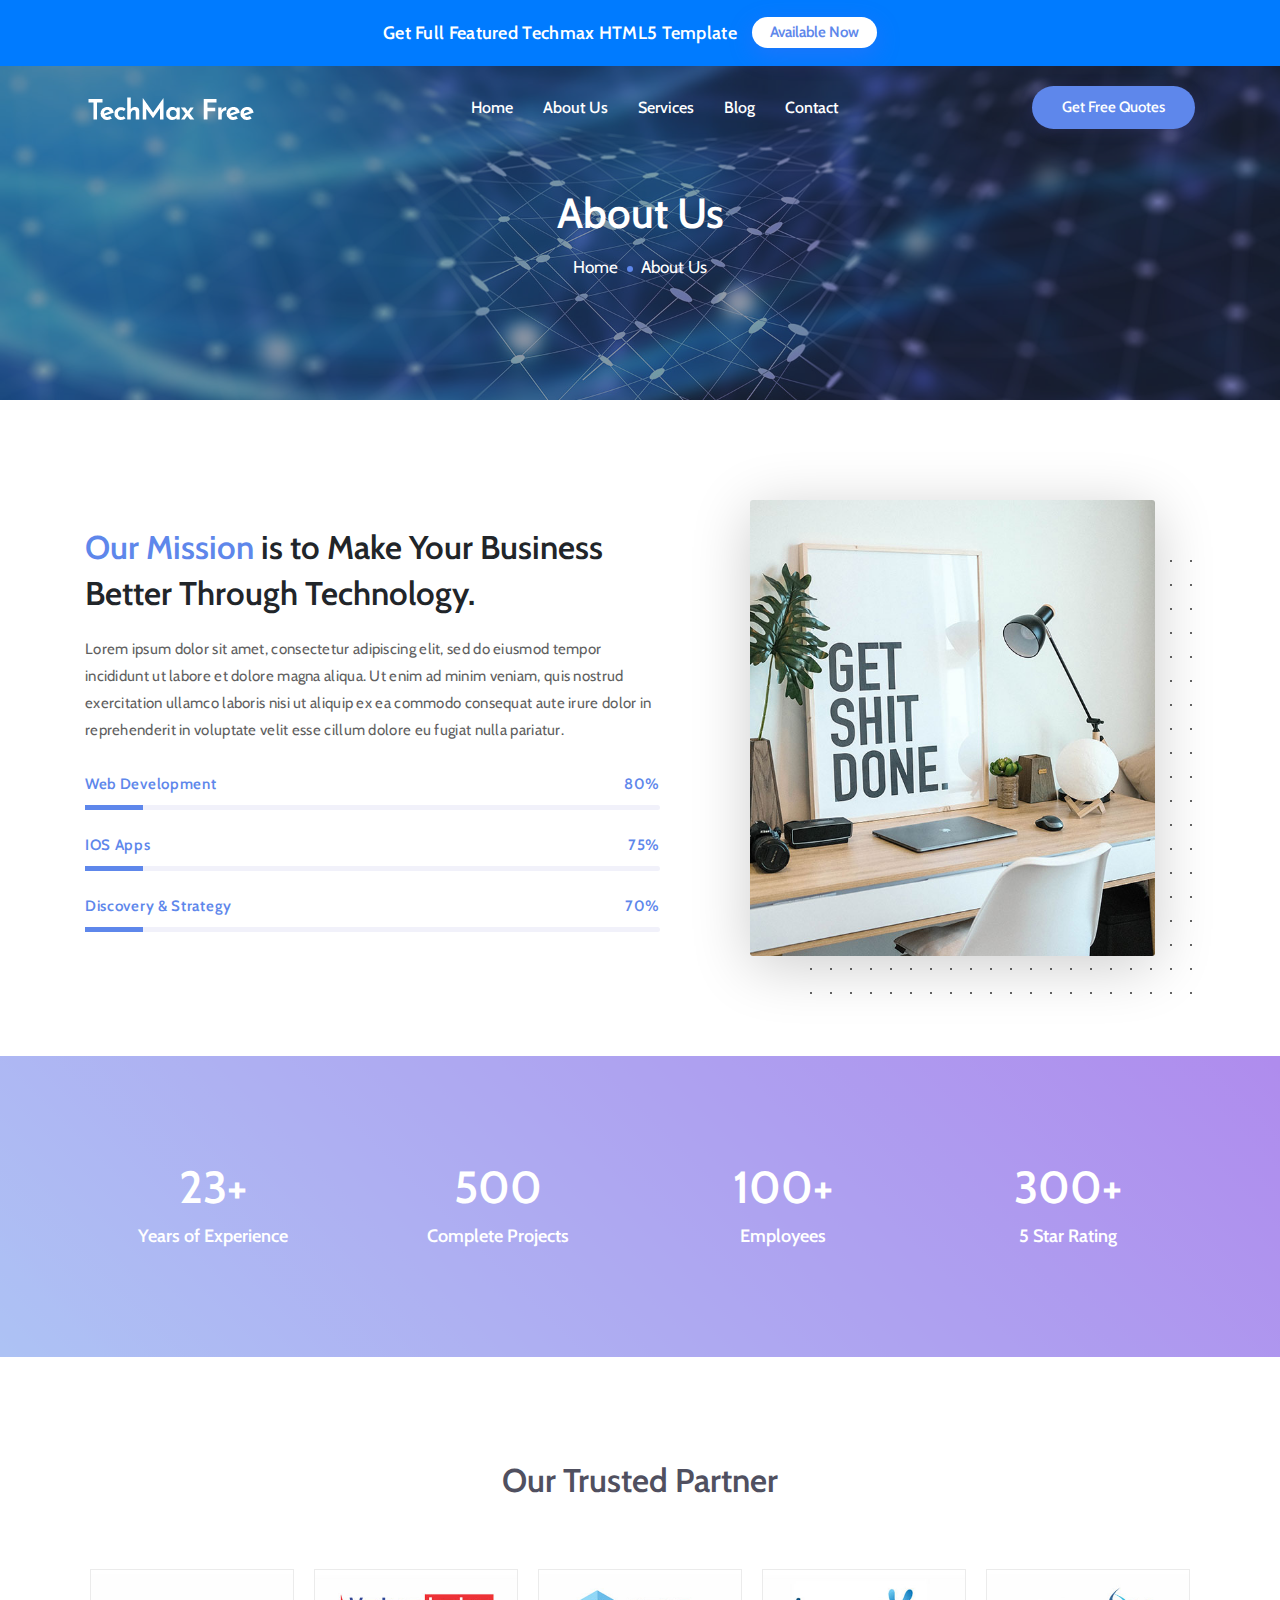
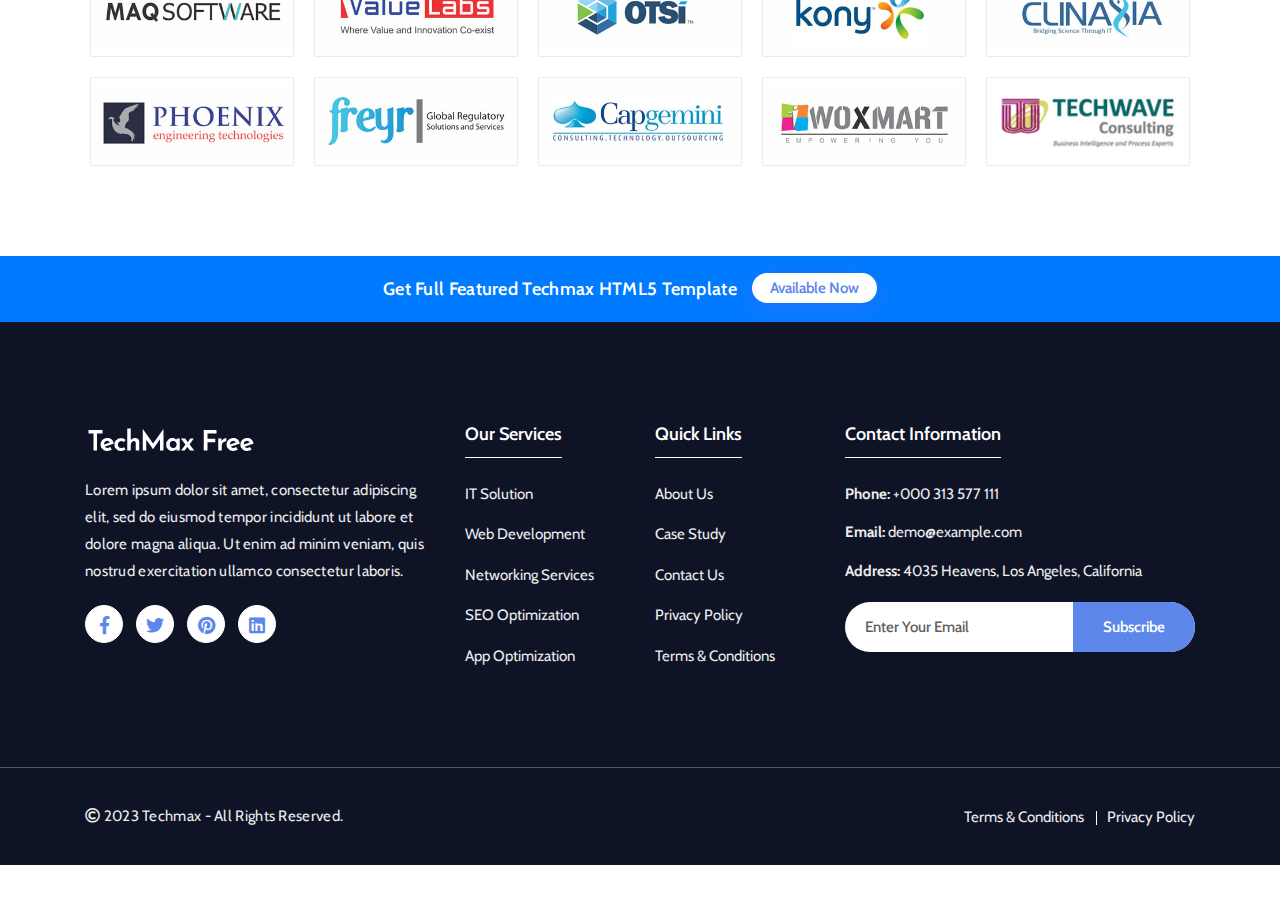
<file: about.html>
<!doctype html>
<html lang="zxx">

<head>
	<!-- Required meta tags -->
	<meta charset="utf-8">
	<meta name="viewport" content="width=device-width, initial-scale=1, shrink-to-fit=no">
	<!-- Title -->
	<title>Free Techmax - IT Solutions & Technology HTML5 Website Template</title>
	<!-- Google Fonts -->
	<link href="https://fonts.googleapis.com/css2?family=Cabin:wght@400;500;600;700&display=swap" rel="stylesheet">
	<!-- Favicon -->
	<link rel="icon" type="image/png" href="assets/img/favicon.png">
	<!-- Bootstrap Min CSS -->
	<link rel="stylesheet" href="assets/css/bootstrap.min.css">
	<!-- Animate Min CSS -->
	<link rel="stylesheet" href="assets/css/animate.min.css">
	<!-- FlatIcon CSS -->
	<link rel="stylesheet" href="assets/css/pe-icon-7-stroke.css">
	<!-- Font Awesome Min CSS -->
	<link rel="stylesheet" href="assets/css/fontawesome.min.css">
	<!-- Mran Menu CSS -->
	<link rel="stylesheet" href="assets/css/meanmenu.css">
	<!-- Owl Carousel Min CSS -->
	<link rel="stylesheet" href="assets/css/owl.carousel.min.css">
	<!-- Style CSS -->
	<link rel="stylesheet" href="assets/css/style.css">
	<!-- Responsive CSS -->
	<link rel="stylesheet" href="assets/css/responsive.css">
</head>

<body>

	<!-- Start Preloader Area -->
	<div class="preloader">
		<div class="d-table">
			<div class="d-table-cell">
			<div class="lds-spinner">
				<div></div><div></div><div></div>
				<div></div><div></div><div></div>
				<div></div><div></div><div></div>
				<div></div><div></div><div></div>
			</div>
			</div>
		</div>
	</div>
	<!-- End Preloader Area -->
	
	<!-- Start Navbar Area -->
	<div class="navbar-area">
        <div class="purchase-container nav-1">
			<div class="container">
				<div class="row">
					<div class="col">
						<div class="purchase-info">
							<p>Get Full Featured Techmax HTML5 Template</p>
							<div class="purchase-button">
								<a class="default-btn-one" href="https://www.templatemonster.com/website-templates/techmax-it-solutions-and-technology-website-template-224088.html">Available Now <span></span></a>
							</div>
						</div>
					</div>
				</div>
			</div>
        </div>
		<div class="frtechmax-responsive-nav">
			<div class="container">
				<div class="frtechmax-responsive-menu">
					<div class="logo">
						<a href="index.html">
							<img src="assets/img/logo.png" class="white-logo" alt="logo">
							<img src="assets/img/logo-black.png" class="black-logo" alt="logo">
						</a>
					</div>
				</div>
			</div>
		</div>
		<div class="techmax-nav">
			<div class="container">
				<nav class="navbar navbar-expand-md navbar-light">
					<a class="navbar-brand" href="index.html">
						<img src="assets/img/logo.png" class="white-logo" alt="logo">
						<img src="assets/img/logo-black.png" class="black-logo" alt="logo">
					</a>
					<div class="collapse navbar-collapse mean-menu" id="navbarSupportedContent">
						<ul class="navbar-nav">
							<li class="nav-item"> 
								<a href="index.html" class="nav-link">Home</a>
							</li>
							<li class="nav-item">
								<a href="about.html" class="nav-link">About Us</a>
							</li>
							<li class="nav-item">
								<a href="services.html" class="nav-link">Services</a>
							</li>
							<li class="nav-item">
								<a href="blog.html" class="nav-link">Blog</a>
							</li>
							<li class="nav-item">
								<a href="contact.html" class="nav-link">Contact</a>
							</li>
						</ul>
						<div class="other-option">
							<a class="default-btn" href="#0">Get Free Quotes <span></span></a>
						</div>
					</div>
				</nav>
			</div>
		</div>
	</div>
	<!-- End Navbar Area -->
	
	<!-- Start Page Title Area -->
	<div class="page-title-area">
		<div class="d-table">
			<div class="d-table-cell">
				<div class="container">
					<div class="page-title-content">
						<h2>About Us</h2>
						<ul>
							<li><a href="index.html">Home</a></li>
							<li>About Us</li>
						</ul>
					</div>
				</div>
			</div>
		</div>
	</div>
	<!-- End Page Title Area -->
	
	<!-- Start About Section -->
	<section class="about-area section-padding">
		<div class="container">
			<div class="row d-flex align-items-center">
				<div class="col-lg-7 col-md-12 col-sm-12">
					<div class="about-content">
						<div class="about-content-text">
							<h2><span class="color-text">Our Mission</span> is to Make Your Business Better Through Technology.</h2>
							<p>Lorem ipsum dolor sit amet, consectetur adipiscing elit, sed do eiusmod tempor incididunt ut labore et dolore magna aliqua. Ut enim ad minim veniam, quis nostrud exercitation ullamco laboris nisi ut aliquip ex ea commodo consequat aute irure dolor in reprehenderit in voluptate velit esse cillum dolore eu fugiat nulla pariatur.</p>
							<div class="skills">
								<div class="skill-item">
									<h6>Web Development <em>80%</em></h6>
									<div class="skill-progress">
										<div class="progres" data-value="90%"></div>
									</div>
								</div>
								<div class="skill-item">
									<h6>iOS apps <em>75%</em></h6>
									<div class="skill-progress">
										<div class="progres" data-value="75%"></div>
									</div>
								</div>
								<div class="skill-item">
									<h6>Discovery & Strategy <em>70%</em></h6>
									<div class="skill-progress">
										<div class="progres" data-value="80%"></div>
									</div>
								</div>
							</div>
						</div>
					</div>
				</div>
				<div class="col-lg-5 col-md-12 col-sm-12">
					<div class="about-image">
						<img src="assets/img/about.jpg" alt="About image">
					</div>
				</div>
			</div>
		</div>
	</section>
	<!-- End About Section -->
	
	<!-- Start Counter Section -->
	<section class="counter-area section-padding">
		<div class="container">
			<div class="row">
				<div class="col-lg-3 col-md-6 counter-item">
					<div class="single-counter">
						<div class="counter-contents">
							<h2>
								<span class="counter-number">23</span>
								<span>+</span>
							</h2>
							<h3 class="counter-heading">Years of Experience</h3>
						</div>
					</div>
				</div>
				<div class="col-lg-3 col-md-6 counter-item">
					<div class="single-counter">
						<div class="counter-contents">
							<h2>
								<span class="counter-number">500</span>
							</h2>
							<h3 class="counter-heading">Complete Projects</h3>
						</div>
					</div>
				</div>
				<div class="col-lg-3 col-md-6 counter-item">
					<div class="single-counter">
						<div class="counter-contents">
							<h2>
								<span class="counter-number">100</span>
								<span>+</span>
							</h2>
							<h3 class="counter-heading">Employees</h3>
						</div>
					</div>
				</div>
				<div class="col-lg-3 col-md-6 counter-item">
					<div class="single-counter">
						<div class="counter-contents">
							<h2>
								<span class="counter-number">300</span>
								<span>+</span>
							</h2>
							<h3 class="counter-heading">5 Star Rating</h3>
						</div>
					</div>
				</div>
			</div>
		</div>
	</section>
	<!-- End Counter Section -->
	
	<!-- Start Partner section -->
	<section class="partner-section pt-100 pb-70">
		<div class="container">
			<div class="section-title">
				<h2>Our Trusted Partner</h2>
			</div>
			<div class="partner-list">
				<div class="partner-item">
					<a href="#0">
						<img src="assets/img/partner-logo/client-1.jpg" alt="image">
					</a>
				</div>
				<div class="partner-item">
					<a href="#0">
						<img src="assets/img/partner-logo/client-2.jpg" alt="image">
					</a>
				</div>
				<div class="partner-item">
					<a href="#0">
						<img src="assets/img/partner-logo/client-3.jpg" alt="image">
					</a>
				</div>
				<div class="partner-item">
					<a href="#0">
						<img src="assets/img/partner-logo/client-4.jpg" alt="image">
					</a>
				</div>
				<div class="partner-item">
					<a href="#0">
						<img src="assets/img/partner-logo/client-5.jpg" alt="image">
					</a>
				</div>
				<div class="partner-item">
					<a href="#0">
						<img src="assets/img/partner-logo/client-6.jpg" alt="image">
					</a>
				</div>
				<div class="partner-item">
					<a href="#0">
						<img src="assets/img/partner-logo/client-7.jpg" alt="image">
					</a>
				</div>
				<div class="partner-item">
					<a href="#0">
						<img src="assets/img/partner-logo/client-8.jpg" alt="image">
					</a>
				</div>
				<div class="partner-item">
					<a href="#0">
						<img src="assets/img/partner-logo/client-9.jpg" alt="image">
					</a>
				</div>
				<div class="partner-item">
					<a href="#0">
						<img src="assets/img/partner-logo/client-10.jpg" alt="image">
					</a>
				</div>
			</div>
		</div>
	</section>
	<!-- End Partner section -->

	<!-- Start Purchase Section -->
    <div class="purchase-container">
		<div class="container">
			<div class="row">
				<div class="col">
					<div class="purchase-info">
						<p>Get Full Featured Techmax HTML5 Template</p>
						<div class="purchase-button">
							<a class="default-btn-one" href="https://www.templatemonster.com/website-templates/techmax-it-solutions-and-technology-website-template-224088.html">Available Now <span></span></a>
						</div>
					</div>
				</div>
			</div>
		</div>
    </div>
	<!-- End Purchase Section -->
	
	<!-- Start Footer Section -->
	<section class="footer-area section-padding">
		<div class="container">
			<div class="row">
				<div class="col-lg-4 col-md-6 col-sm-6">
					<div class="single-footer-widget">
						<a class="footer-logo" href="#">
							<img src="assets/img/logo.png" class="white-logo" alt="logo">
						</a>
						<p>Lorem ipsum dolor sit amet, consectetur adipiscing elit, sed do eiusmod tempor incididunt ut labore et dolore magna aliqua. Ut enim ad minim veniam, quis nostrud exercitation ullamco consectetur laboris.</p>
						<ul class="footer-social">
							<li>
								<a href="#"> <i class="fab fa-facebook-f"></i>
								</a>
							</li>
							<li>
								<a href="#"> <i class="fab fa-twitter"></i>
								</a>
							</li>
							<li>
								<a href="#"> <i class="fab fa-pinterest"></i>
								</a>
							</li>
							<li>
								<a href="#"> <i class="fab fa-linkedin"></i>
								</a>
							</li>
						</ul>
					</div>
				</div>
				<div class="col-lg-2 col-md-6 col-sm-6">
					<div class="single-footer-widget">
						<div class="footer-heading">
							<h3>Our Services</h3>
						</div>
						<ul class="footer-quick-links">
							<li> <a href="#">IT Solution</a></li>
							<li> <a href="#">Web Development</a></li>
							<li> <a href="#">Networking Services</a></li>
							<li> <a href="#">SEO Optimization</a></li>
							<li> <a href="#">App Optimization</a></li>
						</ul>
					</div>
				</div>
				<div class="col-lg-2 col-md-6 col-sm-6">
					<div class="single-footer-widget">
						<div class="footer-heading">
							<h3>Quick Links</h3>
						</div>
						<ul class="footer-quick-links">
							<li><a href="about.html">About Us</a></li>
							<li><a href="projects.html">Case Study</a></li>
							<li><a href="contact.html">Contact Us</a></li>
							<li><a href="privacy-policy.html">Privacy Policy</a></li>
							<li><a href="terms-condition.html">Terms & Conditions</a></li>
						</ul>
					</div>
				</div>
				<div class="col-lg-4 col-md-6 col-sm-6">
					<div class="single-footer-widget">
						<div class="footer-heading">
							<h3>Contact Information</h3>
						</div>
						<div class="footer-info-contact">
							<span><strong>Phone:</strong> <a href="tel:0802235678">+000 313 577 111</a></span>
						</div>
						<div class="footer-info-contact">
							<span><strong>Email:</strong> <a href="mailto:demo@example.com">demo@example.com</a></span>
						</div>
						<div class="footer-info-contact">
							<span><strong>Address:</strong> 4035 Heavens, Los Angeles, California</span>
						</div>
						<!-- Start Subscribe Area -->
						<form class="newsletter-form">
							<input type="email" class="input-newsletter" placeholder="Enter Your Email" name="EMAIL" required autocomplete="off">
							<button class="default-btn" type="submit">Subscribe <span></span></button>
						</form>
						<!-- End Subscribe Area -->
					</div>
				</div>
			</div>
		</div>
	</section>
	<!-- End Footer Section -->
	
	<!-- Start Copy Right Section -->
	<div class="copyright-area">
		<div class="container">
			<div class="row align-items-center">
				<div class="col-lg-6 col-md-6">
					<p> <i class="far fa-copyright"></i> 2023 Techmax - All Rights Reserved.</p>
				</div>
				<div class="col-lg-6 col-md-6">
					<ul>
						<li> <a href="terms-condition.html">Terms & Conditions</a>
						</li>
						<li> <a href="privacy-policy.html">Privacy Policy</a>
						</li>
					</ul>
				</div>
			</div>
		</div>
	</div>
	<!-- End Copy Right Section -->
	
	<!-- Start Go Top Section -->
	<div class="go-top">
		<i class="fas fa-chevron-up"></i>
		<i class="fas fa-chevron-up"></i>
	</div>
	<!-- End Go Top Section -->
	
	<!-- jQuery Min JS -->
	<script src="assets/js/jquery.min.js"></script>
	<!-- Bootstrap Min JS -->
	<script src="assets/js/bootstrap.min.js"></script>
	<!-- MeanMenu JS  -->
	<script src="assets/js/jquery.meanmenu.js"></script>
	<!-- Appear Min JS -->
	<script src="assets/js/jquery.appear.min.js"></script>
	<!-- CounterUp Min JS -->
	<script src="assets/js/jquery.waypoints.min.js"></script>
	<script src="assets/js/jquery.counterup.min.js"></script>
	<!-- Owl Carousel Min JS -->
	<script src="assets/js/owl.carousel.min.js"></script>
	<!-- WOW Min JS -->
	<script src="assets/js/wow.min.js"></script>
	<!-- Main JS -->
	<script src="assets/js/main.js"></script>
	
</body>

</html>
</file>
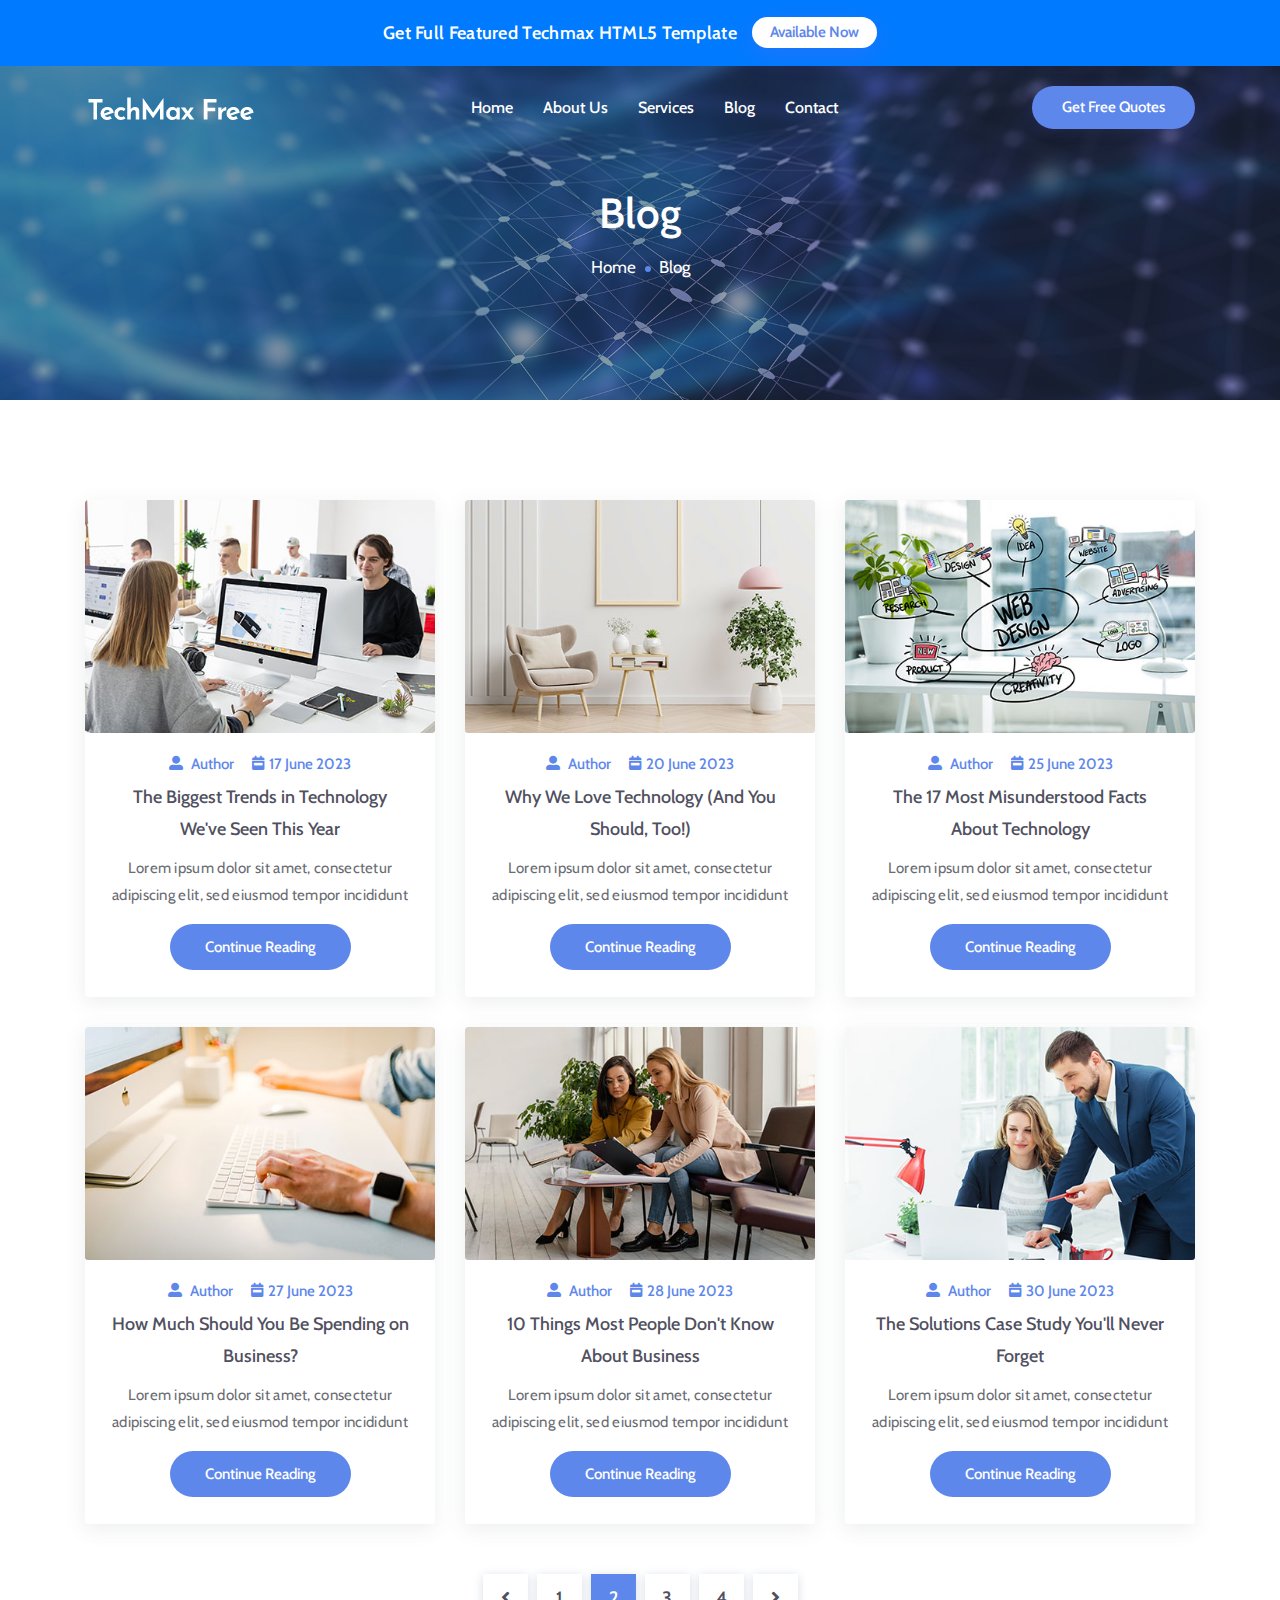
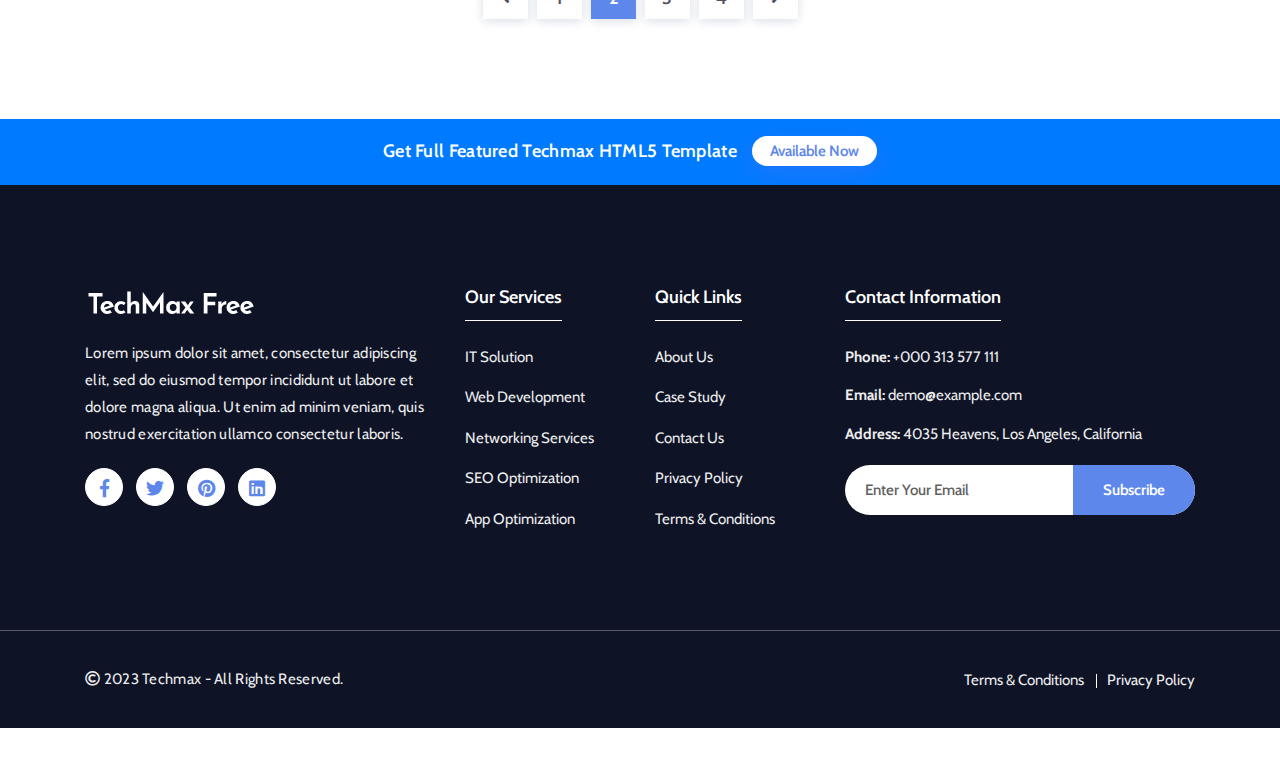
<file: blog.html>
<!doctype html>
<html lang="zxx">

<head>
	<!-- Required meta tags -->
	<meta charset="utf-8">
	<meta name="viewport" content="width=device-width, initial-scale=1, shrink-to-fit=no">
	<!-- Title -->
	<title>Free Techmax - IT Solutions & Technology HTML5 Website Template</title>
	<!-- Google Fonts -->
	<link href="https://fonts.googleapis.com/css2?family=Cabin:wght@400;500;600;700&display=swap" rel="stylesheet">
	<!-- Favicon -->
	<link rel="icon" type="image/png" href="assets/img/favicon.png">
	<!-- Bootstrap Min CSS -->
	<link rel="stylesheet" href="assets/css/bootstrap.min.css">
	<!-- Animate Min CSS -->
	<link rel="stylesheet" href="assets/css/animate.min.css">
	<!-- FlatIcon CSS -->
	<link rel="stylesheet" href="assets/css/pe-icon-7-stroke.css">
	<!-- Font Awesome Min CSS -->
	<link rel="stylesheet" href="assets/css/fontawesome.min.css">
	<!-- Mran Menu CSS -->
	<link rel="stylesheet" href="assets/css/meanmenu.css">
	<!-- Owl Carousel Min CSS -->
	<link rel="stylesheet" href="assets/css/owl.carousel.min.css">
	<!-- Style CSS -->
	<link rel="stylesheet" href="assets/css/style.css">
	<!-- Responsive CSS -->
	<link rel="stylesheet" href="assets/css/responsive.css">
</head>

<body>

	<!-- Start Preloader Area -->
	<div class="preloader">
		<div class="d-table">
			<div class="d-table-cell">
			<div class="lds-spinner">
				<div></div><div></div><div></div>
				<div></div><div></div><div></div>
				<div></div><div></div><div></div>
				<div></div><div></div><div></div>
			</div>
			</div>
		</div>
	</div>
	<!-- End Preloader Area -->
	
	<!-- Start Navbar Area -->
	<div class="navbar-area">
        <div class="purchase-container nav-1">
			<div class="container">
				<div class="row">
					<div class="col">
						<div class="purchase-info">
							<p>Get Full Featured Techmax HTML5 Template</p>
							<div class="purchase-button">
								<a class="default-btn-one" href="https://www.templatemonster.com/website-templates/techmax-it-solutions-and-technology-website-template-224088.html">Available Now <span></span></a>
							</div>
						</div>
					</div>
				</div>
			</div>
        </div>
		<div class="frtechmax-responsive-nav">
			<div class="container">
				<div class="frtechmax-responsive-menu">
					<div class="logo">
						<a href="index.html">
							<img src="assets/img/logo.png" class="white-logo" alt="logo">
							<img src="assets/img/logo-black.png" class="black-logo" alt="logo">
						</a>
					</div>
				</div>
			</div>
		</div>
		<div class="techmax-nav">
			<div class="container">
				<nav class="navbar navbar-expand-md navbar-light">
					<a class="navbar-brand" href="index.html">
						<img src="assets/img/logo.png" class="white-logo" alt="logo">
						<img src="assets/img/logo-black.png" class="black-logo" alt="logo">
					</a>
					<div class="collapse navbar-collapse mean-menu" id="navbarSupportedContent">
						<ul class="navbar-nav">
							<li class="nav-item"> 
								<a href="index.html" class="nav-link">Home</a>
							</li>
							<li class="nav-item">
								<a href="about.html" class="nav-link">About Us</a>
							</li>
							<li class="nav-item">
								<a href="services.html" class="nav-link">Services</a>
							</li>
							<li class="nav-item">
								<a href="blog.html" class="nav-link">Blog</a>
							</li>
							<li class="nav-item">
								<a href="contact.html" class="nav-link">Contact</a>
							</li>
						</ul>
						<div class="other-option">
							<a class="default-btn" href="#0">Get Free Quotes <span></span></a>
						</div>
					</div>
				</nav>
			</div>
		</div>
	</div>
	<!-- End Navbar Area -->
	
	<!-- Start Page Title Area -->
	<div class="page-title-area item-bg3">
		<div class="d-table">
			<div class="d-table-cell">
				<div class="container">
					<div class="page-title-content">
						<h2>Blog</h2>
						<ul>
							<li><a href="index.html">Home</a>
							</li>
							<li>Blog</li>
						</ul>
					</div>
				</div>
			</div>
		</div>
	</div>
	<!-- End Page Title Area -->
	
	<!-- Start Blog Section -->
	<section class="blog-section section-padding">
		<div class="container">
			<div class="row">
				<div class="col-lg-4 col-md-6">
					<div class="blog-item">
						<div class="blog-image">
							<a href="single-blog.html">
								<img src="assets/img/blog/blog-1.jpg" alt="image">
							</a>
						</div>
						<div class="single-blog-item">
							<ul class="blog-list">
								<li>
									<a href="#"> <i class="fa fa-user-alt"></i> Author</a>
								</li>
								<li>
									<a href="#"> <i class="fas fa-calendar-week"></i>17 June 2023</a>
								</li>
							</ul>
							<div class="blog-content">
								<h3>
                                    <a href="single-blog.html">
										The Biggest Trends in Technology We've Seen This Year
                                    </a>
                                </h3>
								<p>Lorem ipsum dolor sit amet, consectetur adipiscing elit, sed eiusmod tempor incididunt</p>
								<div class="blog-btn"><a href="single-blog.html" class="default-btn blog-btn-one">Continue Reading <span></span></a></div>
							</div>
						</div>
					</div>
				</div>
				<div class="col-lg-4 col-md-6">
					<div class="blog-item">
						<div class="blog-image">
							<a href="single-blog.html">
								<img src="assets/img/blog/blog-2.jpg" alt="image">
							</a>
						</div>
						<div class="single-blog-item">
							<ul class="blog-list">
								<li>
									<a href="#"> <i class="fa fa-user-alt"></i> Author</a>
								</li>
								<li>
									<a href="#"> <i class="fas fa-calendar-week"></i>20 June 2023</a>
								</li>
							</ul>
							<div class="blog-content">
								<h3>
									<a href="single-blog.html">
                                       Why We Love Technology (And You Should, Too!)
                                    </a>
								</h3>
								<p>Lorem ipsum dolor sit amet, consectetur adipiscing elit, sed eiusmod tempor incididunt</p>
								<div class="blog-btn"><a href="single-blog.html" class="default-btn blog-btn-one">Continue Reading <span></span></a></div>
							</div>
						</div>
					</div>
				</div>
				<div class="col-lg-4 col-md-6">
					<div class="blog-item">
						<div class="blog-image">
							<a href="single-blog.html">
								<img src="assets/img/blog/blog-3.jpg" alt="image">
							</a>
						</div>
						<div class="single-blog-item">
							<ul class="blog-list">
								<li>
									<a href="#"> <i class="fa fa-user-alt"></i> Author</a>
								</li>
								<li>
									<a href="#"> <i class="fas fa-calendar-week"></i>25 June 2023</a>
								</li>
							</ul>
							<div class="blog-content">
								<h3>
                                    <a href="single-blog.html">
                                        The 17 Most Misunderstood Facts About Technology
                                    </a>
                                </h3>
								<p>Lorem ipsum dolor sit amet, consectetur adipiscing elit, sed eiusmod tempor incididunt</p>
								<div class="blog-btn"><a href="single-blog.html" class="default-btn blog-btn-one">Continue Reading <span></span></a></div>
							</div>
						</div>
					</div>
				</div>
				<div class="col-lg-4 col-md-6">
					<div class="blog-item">
						<div class="blog-image">
							<a href="single-blog.html">
								<img src="assets/img/blog/blog-4.jpg" alt="image">
							</a>
						</div>
						<div class="single-blog-item">
							<ul class="blog-list">
								<li>
									<a href="#"> <i class="fa fa-user-alt"></i> Author</a>
								</li>
								<li>
									<a href="#"> <i class="fas fa-calendar-week"></i>27 June 2023</a>
								</li>
							</ul>
							<div class="blog-content">
								<h3>
                                    <a href="single-blog.html">
										How Much Should You Be Spending on Business?
                                    </a>
                                </h3>
								<p>Lorem ipsum dolor sit amet, consectetur adipiscing elit, sed eiusmod tempor incididunt</p>
								<div class="blog-btn"><a href="single-blog.html" class="default-btn blog-btn-one">Continue Reading <span></span></a></div>
							</div>
						</div>
					</div>
				</div>
				<div class="col-lg-4 col-md-6">
					<div class="blog-item">
						<div class="blog-image">
							<a href="single-blog.html">
								<img src="assets/img/blog/blog-5.jpg" alt="image">
							</a>
						</div>
						<div class="single-blog-item">
							<ul class="blog-list">
								<li>
									<a href="#"> <i class="fa fa-user-alt"></i> Author</a>
								</li>
								<li>
									<a href="#"> <i class="fas fa-calendar-week"></i>28 June 2023</a>
								</li>
							</ul>
							<div class="blog-content">
								<h3>
									<a href="single-blog.html">
                                       10 Things Most People Don't Know About Business
                                    </a>
								</h3>
								<p>Lorem ipsum dolor sit amet, consectetur adipiscing elit, sed eiusmod tempor incididunt</p>
								<div class="blog-btn"><a href="single-blog.html" class="default-btn blog-btn-one">Continue Reading <span></span></a></div>
							</div>
						</div>
					</div>
				</div>
				<div class="col-lg-4 col-md-6">
					<div class="blog-item">
						<div class="blog-image">
							<a href="single-blog.html">
								<img src="assets/img/blog/blog-6.jpg" alt="image">
							</a>
						</div>
						<div class="single-blog-item">
							<ul class="blog-list">
								<li>
									<a href="#"> <i class="fa fa-user-alt"></i> Author</a>
								</li>
								<li>
									<a href="#"> <i class="fas fa-calendar-week"></i>30 June 2023</a>
								</li>
							</ul>
							<div class="blog-content">
								<h3>
                                    <a href="single-blog.html">
										The Solutions Case Study You'll Never Forget
                                    </a>
                                </h3>
								<p>Lorem ipsum dolor sit amet, consectetur adipiscing elit, sed eiusmod tempor incididunt</p>
								<div class="blog-btn"><a href="single-blog.html" class="default-btn blog-btn-one">Continue Reading <span></span></a></div>
							</div>
						</div>
					</div>
				</div>
				<div class="col-lg-12 col-md-12">
					<div class="pagination-area"> <a href="#" class="prev page-numbers"><i class="fas fa-angle-left"></i></a>
						<a href="#" class="page-numbers">1</a>
						<span class="page-numbers current" aria-current="page">2</span>
						<a href="#" class="page-numbers">3</a>
						<a href="#" class="page-numbers">4</a>
						<a href="#" class="next page-numbers"><i class="fas fa-angle-right"></i></a>
					</div>
				</div>
			</div>
		</div>
	</section>
	<!-- End Blog Section -->
	
	<!-- Start Purchase Section -->
    <div class="purchase-container">
		<div class="container">
			<div class="row">
				<div class="col">
					<div class="purchase-info">
						<p>Get Full Featured Techmax HTML5 Template</p>
						<div class="purchase-button">
							<a class="default-btn-one" href="https://www.templatemonster.com/website-templates/techmax-it-solutions-and-technology-website-template-224088.html">Available Now <span></span></a>
						</div>
					</div>
				</div>
			</div>
		</div>
    </div>
	<!-- End Purchase Section -->
	
	<!-- Start Footer Section -->
	<section class="footer-area section-padding">
		<div class="container">
			<div class="row">
				<div class="col-lg-4 col-md-6 col-sm-6">
					<div class="single-footer-widget">
						<a class="footer-logo" href="#">
							<img src="assets/img/logo.png" class="white-logo" alt="logo">
						</a>
						<p>Lorem ipsum dolor sit amet, consectetur adipiscing elit, sed do eiusmod tempor incididunt ut labore et dolore magna aliqua. Ut enim ad minim veniam, quis nostrud exercitation ullamco consectetur laboris.</p>
						<ul class="footer-social">
							<li>
								<a href="#"> <i class="fab fa-facebook-f"></i>
								</a>
							</li>
							<li>
								<a href="#"> <i class="fab fa-twitter"></i>
								</a>
							</li>
							<li>
								<a href="#"> <i class="fab fa-pinterest"></i>
								</a>
							</li>
							<li>
								<a href="#"> <i class="fab fa-linkedin"></i>
								</a>
							</li>
						</ul>
					</div>
				</div>
				<div class="col-lg-2 col-md-6 col-sm-6">
					<div class="single-footer-widget">
						<div class="footer-heading">
							<h3>Our Services</h3>
						</div>
						<ul class="footer-quick-links">
							<li> <a href="#">IT Solution</a></li>
							<li> <a href="#">Web Development</a></li>
							<li> <a href="#">Networking Services</a></li>
							<li> <a href="#">SEO Optimization</a></li>
							<li> <a href="#">App Optimization</a></li>
						</ul>
					</div>
				</div>
				<div class="col-lg-2 col-md-6 col-sm-6">
					<div class="single-footer-widget">
						<div class="footer-heading">
							<h3>Quick Links</h3>
						</div>
						<ul class="footer-quick-links">
							<li><a href="about.html">About Us</a></li>
							<li><a href="projects.html">Case Study</a></li>
							<li><a href="contact.html">Contact Us</a></li>
							<li><a href="privacy-policy.html">Privacy Policy</a></li>
							<li><a href="terms-condition.html">Terms & Conditions</a></li>
						</ul>
					</div>
				</div>
				<div class="col-lg-4 col-md-6 col-sm-6">
					<div class="single-footer-widget">
						<div class="footer-heading">
							<h3>Contact Information</h3>
						</div>
						<div class="footer-info-contact">
							<span><strong>Phone:</strong> <a href="tel:0802235678">+000 313 577 111</a></span>
						</div>
						<div class="footer-info-contact">
							<span><strong>Email:</strong> <a href="mailto:demo@example.com">demo@example.com</a></span>
						</div>
						<div class="footer-info-contact">
							<span><strong>Address:</strong> 4035 Heavens, Los Angeles, California</span>
						</div>
						<!-- Start Subscribe Area -->
						<form class="newsletter-form">
							<input type="email" class="input-newsletter" placeholder="Enter Your Email" name="EMAIL" required autocomplete="off">
							<button class="default-btn" type="submit">Subscribe <span></span></button>
						</form>
						<!-- End Subscribe Area -->
					</div>
				</div>
			</div>
		</div>
	</section>
	<!-- End Footer Section -->
	
	<!-- Start Copy Right Section -->
	<div class="copyright-area">
		<div class="container">
			<div class="row align-items-center">
				<div class="col-lg-6 col-md-6">
					<p> <i class="far fa-copyright"></i> 2023 Techmax - All Rights Reserved.</p>
				</div>
				<div class="col-lg-6 col-md-6">
					<ul>
						<li> <a href="terms-condition.html">Terms & Conditions</a>
						</li>
						<li> <a href="privacy-policy.html">Privacy Policy</a>
						</li>
					</ul>
				</div>
			</div>
		</div>
	</div>
	<!-- End Copy Right Section -->
	
	<!-- Start Go Top Section -->
	<div class="go-top">
		<i class="fas fa-chevron-up"></i>
		<i class="fas fa-chevron-up"></i>
	</div>
	<!-- End Go Top Section -->
	
	<!-- jQuery Min JS -->
	<script src="assets/js/jquery.min.js"></script>
	<!-- Bootstrap Min JS -->
	<script src="assets/js/bootstrap.min.js"></script>
	<!-- MeanMenu JS  -->
	<script src="assets/js/jquery.meanmenu.js"></script>
	<!-- Appear Min JS -->
	<script src="assets/js/jquery.appear.min.js"></script>
	<!-- CounterUp Min JS -->
	<script src="assets/js/jquery.waypoints.min.js"></script>
	<script src="assets/js/jquery.counterup.min.js"></script>
	<!-- Owl Carousel Min JS -->
	<script src="assets/js/owl.carousel.min.js"></script>
	<!-- WOW Min JS -->
	<script src="assets/js/wow.min.js"></script>
	<!-- Main JS -->
	<script src="assets/js/main.js"></script>
	
</body>

</html>
</file>
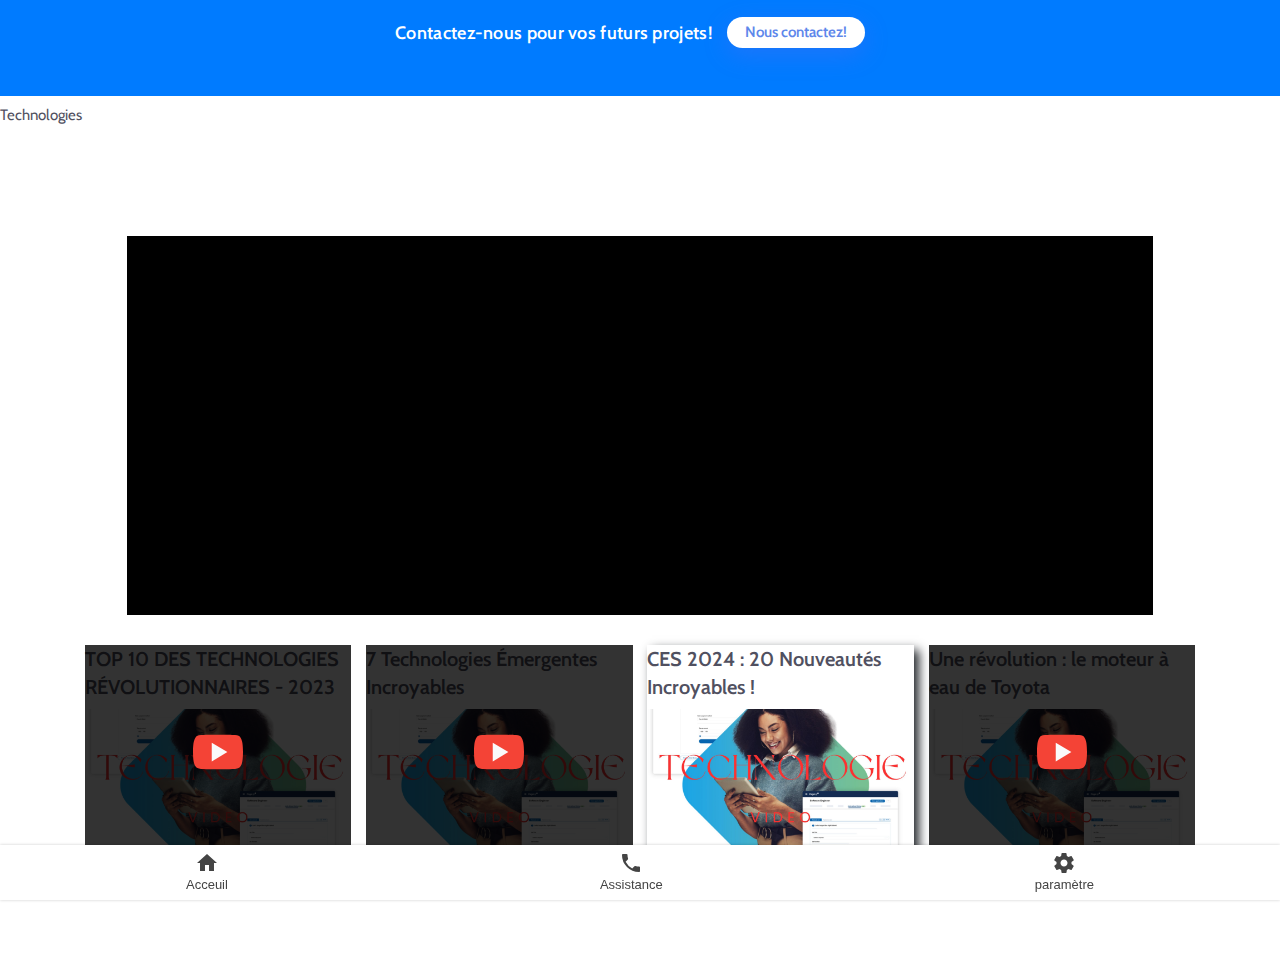
<file: technologies.html>
<!DOCTYPE html>
<html lang="en">

<head>
    <meta charset="UTF-8">
    <meta name="viewport" content="width=device-width, initial-scale=1.0">
    <title>Nextech - IT Solutions & Technology </title>
	<!-- Favicon -->
	<link rel="icon" type="image/png" href="assets/img/Merci d'être venu ! (1).png">
    <link rel="stylesheet" href="css1/font.css">
    <link rel="stylesheet" href="css1/font-awesome.min.css">
    <link rel="stylesheet" href="css1/styles.css">
	<link rel="stylesheet" href="./assets/css/style.css">


<!-- Google Fonts -->
<link href="https://fonts.googleapis.com/css2?family=Cabin:wght@400;500;600;700&display=swap" rel="stylesheet">
<!-- Favicon -->
<link rel="icon" type="image/png" href="assets/img/Merci d'être venu ! (1).png">
<!-- Bootstrap Min CSS -->
<link rel="stylesheet" href="assets/css/bootstrap.min.css">
<!-- Animate Min CSS -->
<link rel="stylesheet" href="assets/css/animate.min.css">
<!-- Pe-icon-7 CSS -->
<link rel="stylesheet" href="assets/css/pe-icon-7-stroke.css">
<!-- Font Awesome Min CSS -->
<link rel="stylesheet" href="assets/css/fontawesome.min.css">
<!-- Mran Menu CSS -->
<link rel="stylesheet" href="assets/css/meanmenu.css">
<!-- Owl Carousel Min CSS -->
<link rel="stylesheet" href="assets/css/owl.carousel.min.css">
<!-- Style CSS -->
<link rel="stylesheet" href="assets/css/style.css">













    <script src="js/jquery3.1.0.min.js"></script>
</head>

<body>

	<!-- Start Preloader Area -->
	<div class="preloader">
		<div class="d-table">
			<div class="d-table-cell">
			<div class="lds-spinner">
				<div></div><div></div><div></div>
				<div></div><div></div><div></div>
				<div></div><div></div><div></div>
				<div></div><div></div><div></div>
			</div>
			</div>
		</div>
	</div>
	<!-- End Preloader Area -->
	
	<!-- Start Navbar Area -->
	<div class="navbar-area">
        <div class="purchase-container nav-1">
			<div class="container">
				<div class="row">
					<div class="col">
						<div class="purchase-info">
							<p>Contactez-nous pour vos futurs projets!</p>
							<div class="purchase-button">
								<a class="default-btn-one" href="https://wa.me/+22892051375">Nous contactez!<span></span></a>
							</div>
							
						</div>
					</div>
				</div>
			</div>
        </div>
		<!--<div class="frtechmax-responsive-nav index-navber-responsive">
			<div class="container">
				<div class="frtechmax-responsive-menu">
					<div class="logo">
						<a href="index.html">
							<!-<img src="assets/img/logo-black.png" class="white-logo" alt="logo">
							<img src="assets/img/logo-black.png" class="black-logo" alt="logo">-->
							<!--<img src="assets/img/img.jpg" class="white-logo" alt="logo">
							<img src="assets/img/img.jpg" class="black-logo" alt="logo">
						</a>
					</div>
				</div>
			</div>
		</div>
		<div class="techmax-nav index-navber">
			<div class="container">
				<nav class="navbar navbar-expand-md navbar-light">
					<a class="navbar-brand" href="index.html">
						<!-<img src="assets/img/logo-black.png" class="white-logo" alt="logo">
						<img src="assets/img/logo-black.png" class="black-logo" alt="logo">-->
						<!--<img src="assets/img/img.jpg" class="white-logo" alt="logo">
						<img src="assets/img/img.jpg" class="black-logo" alt="logo">
					</a>-->
					<div class="collapse navbar-collapse mean-menu" id="navbarSupportedContent">
						<ul class="navbar-nav">
							<li class="nav-item"> 
								<a href="technologies.html" class="nav-link">Technologies</a>
							</li>
							<!--<li class="nav-item">
								<a href="services.html" class="nav-link">Services</a>
							</li>
							<li class="nav-item">
								<a href="about.html" class="nav-link">About Us</a>
							</li>-->
							
						<!--	<li class="nav-item">
								<a href="blog.html" class="nav-link">Blog</a>
							</li>-->
							<!--<li class="nav-item">
								<a href="contact.html" class="nav-link">Contact</a>
							</li>-->
						<!--</ul>
						<div class="other-option">
							<a class="default-btn" href="https://wa.me/+22892051375"> Prendre un rendez-vous? <span></span></a>
						</div>
						<div class="avatar-nest">
							<img src="assets/img/profil.png" alt="testimonial images" style="width:100% ;border-radius: 50%;padding-top: 8px;">
						</div>-->
					</div>
				</nav>
			</div>
		</div>
	</div>
	<!-- End Navbar Area -->
	
    <div class="container" style="margin-top: 13em; ">
        <div class="row">
            <div class="youtube_video">
                <iframe width="100%" height="100%" id="video_id" src="https://www.youtube.com/embed/_08Q2hq3U9Q?rel=0"
                    frameborder="0" allow="accelerometer; autoplay; encrypted-media; gyroscope; picture-in-picture"
                    allowfullscreen></iframe>
            </div>
            
        </div>
        <div class="gallery">
            <div class="item">
				<h5 class="hvideo">
					<a href="#">
						TOP 10 DES TECHNOLOGIES RÉVOLUTIONNAIRES - 2023 
					</a>
				</h5>
                <img src="imagesv/Nexteh.jpg" data-id="93tvOmgD7gU?si=N_WKpe9xA3-WaSmT">
                <div class="youtube_icon">
                    <img src="imagesv/youtube.svg">
                </div>
            </div>
			
            <div class="item">
				<h5 class="hvideo">
					<a href="#">
						7 Technologies Émergentes Incroyables  
					</a>
				</h5>
                <img src="imagesv/Nexteh.jpg" data-id="NwtroqzhxR8?si=yf2AJGFIGYEEQCV4">
                <div class="youtube_icon">
                    <img src="imagesv/youtube.svg">
                </div>
            </div>
            <div class="item">
				<h5 class="hvideo">
					<a href="#">
						CES 2024 : 20 Nouveautés Incroyables ! 
					</a>
				</h5>
                <img src="imagesv/Nexteh.jpg" data-id="w0OkMc-f1aU?si=sAXoIgxbHrgk8k0B">
                <div class="youtube_icon active">
                    <img src="imagesv/youtube.svg">
                </div>
            </div>
            <div class="item">
				<h5 class="hvideo">
					<a href="#">
						Une révolution : le moteur à eau de Toyota  
					</a>
				</h5>
                <img src="imagesv/Nexteh.jpg" data-id="D1IyqyUO7Zs?si=PIF5dVnizZBlXEqg">
                <div class="youtube_icon">
                    <img src="imagesv/youtube.svg">
                </div>
            </div>
        </div>
    </div>
	



<!--mobile bar-->

<link href="https://fonts.googleapis.com/icon?family=Material+Icons" rel="stylesheet">
<nav class="nav">
  <a href="https://nestor5toglan.github.io/societe_nextech/" class="nav__link">
    <i class="material-icons nav__icon">home</i>
    <span class="nav__text">Acceuil</span>
  </a>
 
  <a href="https://wa.me/+22892051375" class="nav__link">
    <i class="material-icons nav__icon">phone</i>
    <span class="nav__text">Assistance</span>
    </a>

  <a href="https://nestor5toglan.github.io/societe_nextech/" class="nav__link">
    <i class="material-icons nav__icon">settings</i>
    <span class="nav__text">paramètre</span>
  </a>
</nav>
<!--mobile bar-->














<!-- Start Go Top Section -->
<div class="go-top">
	<i class="fas fa-chevron-up"></i>
	<i class="fas fa-chevron-up"></i>
</div>
<!-- End Go Top Section -->

<!-- jQuery Min JS -->
<script src="assets/js/jquery.min.js"></script>
<!-- Bootstrap Min JS -->
<script src="assets/js/bootstrap.min.js"></script>
<!-- MeanMenu JS  -->
<script src="assets/js/jquery.meanmenu.js"></script>
<!-- Appear Min JS -->
<script src="assets/js/jquery.appear.min.js"></script>
<!-- CounterUp Min JS -->
<script src="assets/js/jquery.waypoints.min.js"></script>
<script src="assets/js/jquery.counterup.min.js"></script>
<!-- Owl Carousel Min JS -->
<script src="assets/js/owl.carousel.min.js"></script>
<!-- WOW Min JS -->
<script src="assets/js/wow.min.js"></script>
<!-- Main JS -->
<script src="assets/js/main.js"></script>













    <script>
        $(document).ready(function () {
            $(".item").click(function () {
                let youtube_id = $(this).children("img").attr("data-id");
                $(this).children(".youtube_icon")
                    .addClass("active").parent()
                    .siblings()
                    .children(".youtube_icon")
                    .removeClass("active")

                let newUrl = `https://www.youtube.com/embed/${youtube_id}`;
                $("#video_id").attr("src", newUrl);

            })
            //due to slow connection video is playing slow
            // you can call your playlist using youtube api
        })
    </script>
</body>

</html>
</file>
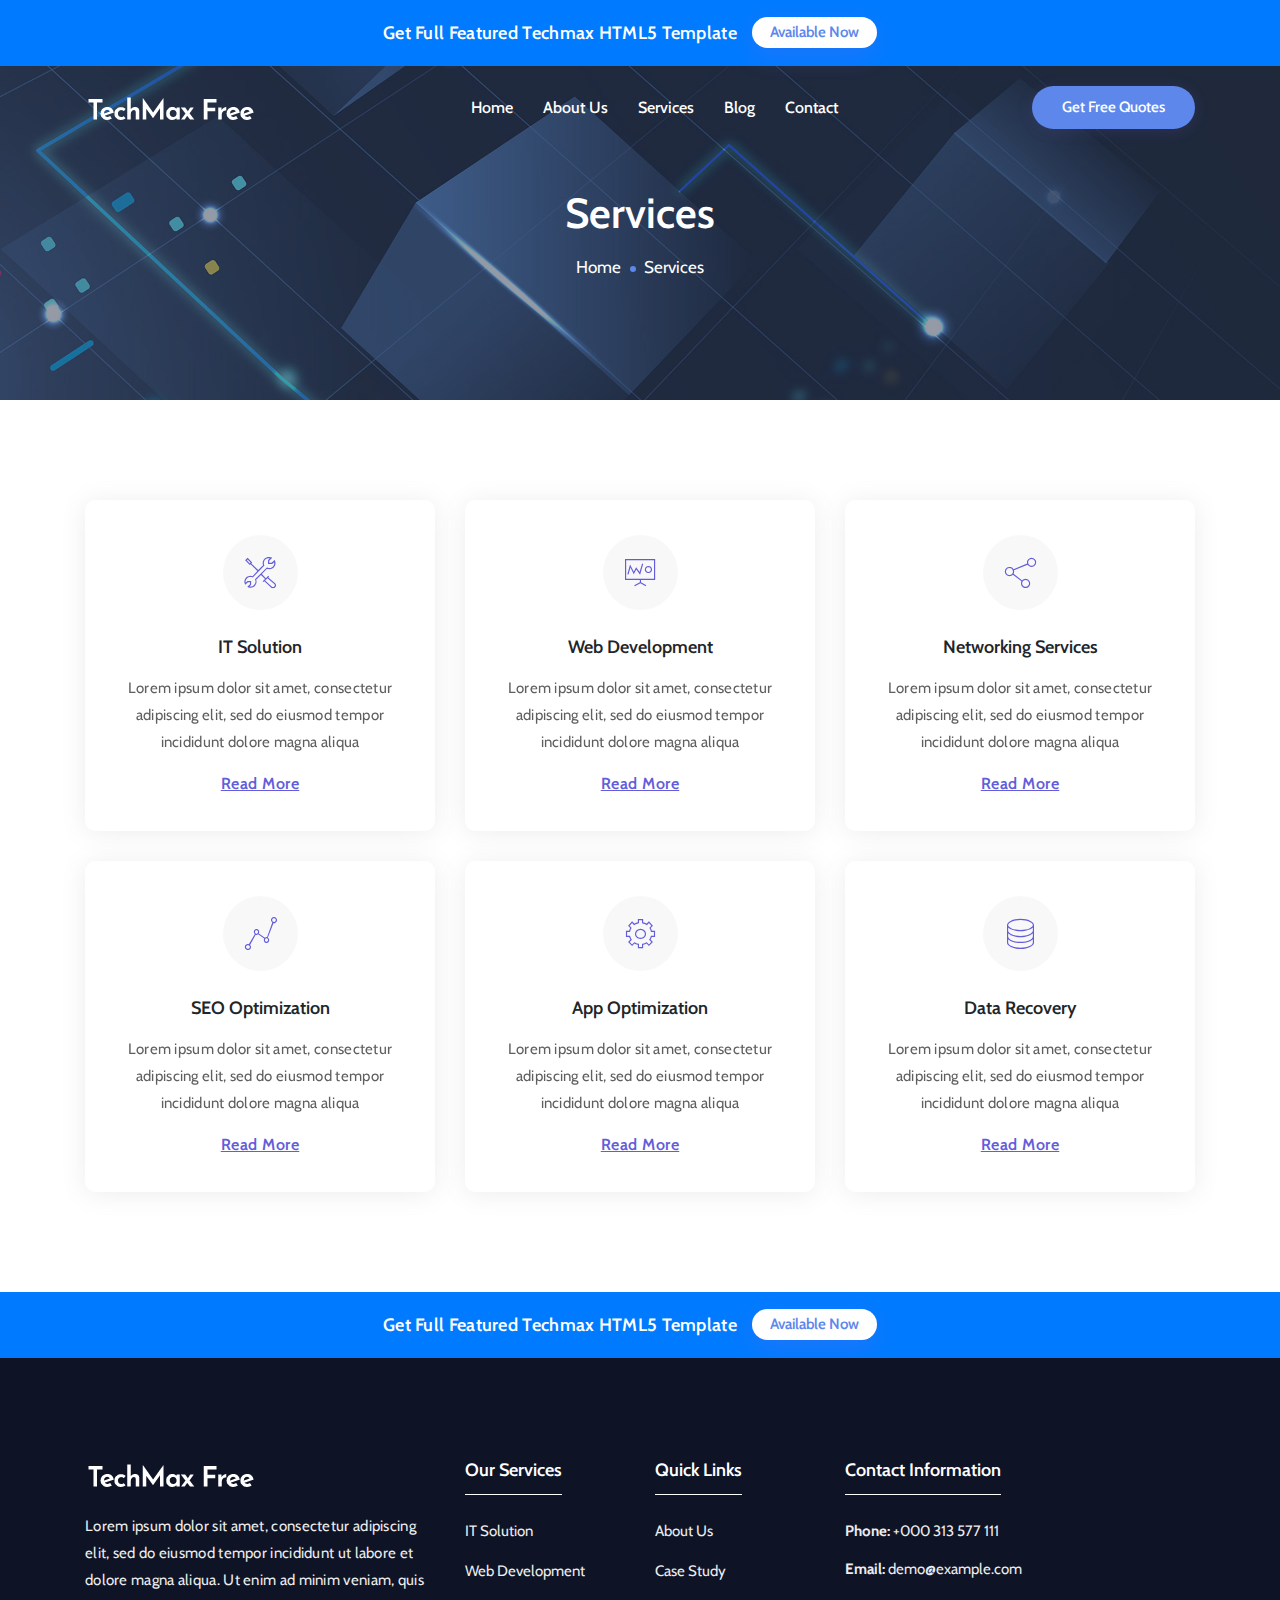
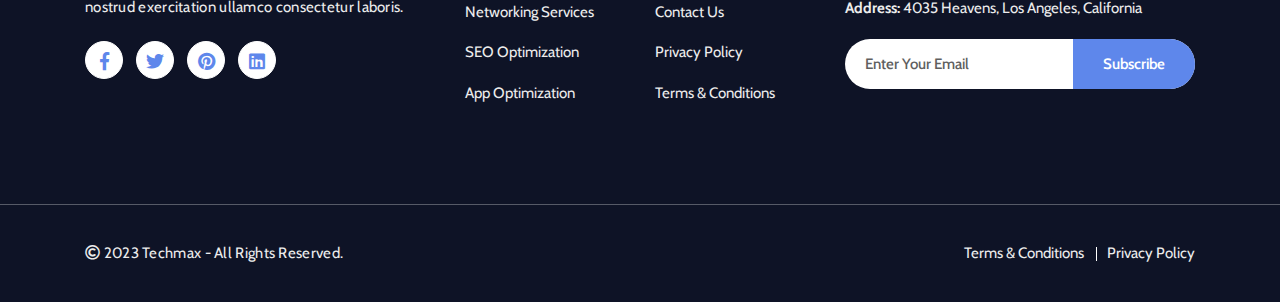
<file: nextech_proj/services.html>
<!doctype html>
<html lang="zxx">

<head>
	<!-- Required meta tags -->
	<meta charset="utf-8">
	<meta name="viewport" content="width=device-width, initial-scale=1, shrink-to-fit=no">
	<!-- Title -->
	<title>Free Techmax - IT Solutions & Technology HTML5 Website Template</title>
	<!-- Google Fonts -->
	<link href="https://fonts.googleapis.com/css2?family=Cabin:wght@400;500;600;700&display=swap" rel="stylesheet">
	<!-- Favicon -->
	<link rel="icon" type="image/png" href="assets/img/favicon.png">
	<!-- Bootstrap Min CSS -->
	<link rel="stylesheet" href="assets/css/bootstrap.min.css">
	<!-- Animate Min CSS -->
	<link rel="stylesheet" href="assets/css/animate.min.css">
	<!-- Pe-icon-7 CSS -->
	<link rel="stylesheet" href="assets/css/pe-icon-7-stroke.css">
	<!-- Font Awesome Min CSS -->
	<link rel="stylesheet" href="assets/css/fontawesome.min.css">
	<!-- Mran Menu CSS -->
	<link rel="stylesheet" href="assets/css/meanmenu.css">
	<!-- Owl Carousel Min CSS -->
	<link rel="stylesheet" href="assets/css/owl.carousel.min.css">
	<!-- Style CSS -->
	<link rel="stylesheet" href="assets/css/style.css">
	<!-- Responsive CSS -->
	<link rel="stylesheet" href="assets/css/responsive.css">
</head>

<body>

	<!-- Start Preloader Area -->
	<div class="preloader">
		<div class="d-table">
			<div class="d-table-cell">
			<div class="lds-spinner">
				<div></div><div></div><div></div>
				<div></div><div></div><div></div>
				<div></div><div></div><div></div>
				<div></div><div></div><div></div>
			</div>
			</div>
		</div>
	</div>
	<!-- End Preloader Area -->
	
	<!-- Start Navbar Area -->
	<div class="navbar-area">
        <div class="purchase-container nav-1">
			<div class="container">
				<div class="row">
					<div class="col">
						<div class="purchase-info">
							<p>Get Full Featured Techmax HTML5 Template</p>
							<div class="purchase-button">
								<a class="default-btn-one" href="https://www.templatemonster.com/website-templates/techmax-it-solutions-and-technology-website-template-224088.html">Available Now <span></span></a>
							</div>
						</div>
					</div>
				</div>
			</div>
        </div>
		<div class="frtechmax-responsive-nav">
			<div class="container">
				<div class="frtechmax-responsive-menu">
					<div class="logo">
						<a href="index.html">
							<img src="assets/img/logo.png" class="white-logo" alt="logo">
							<img src="assets/img/logo-black.png" class="black-logo" alt="logo">
						</a>
					</div>
				</div>
			</div>
		</div>
		<div class="techmax-nav">
			<div class="container">
				<nav class="navbar navbar-expand-md navbar-light">
					<a class="navbar-brand" href="index.html">
						<img src="assets/img/logo.png" class="white-logo" alt="logo">
						<img src="assets/img/logo-black.png" class="black-logo" alt="logo">
					</a>
					<div class="collapse navbar-collapse mean-menu" id="navbarSupportedContent">
						<ul class="navbar-nav">
							<li class="nav-item"> 
								<a href="index.html" class="nav-link">Home</a>
							</li>
							<li class="nav-item">
								<a href="about.html" class="nav-link">About Us</a>
							</li>
							<li class="nav-item">
								<a href="services.html" class="nav-link">Services</a>
							</li>
							<li class="nav-item">
								<a href="blog.html" class="nav-link">Blog</a>
							</li>
							<li class="nav-item">
								<a href="contact.html" class="nav-link">Contact</a>
							</li>
						</ul>
						<div class="other-option">
							<a class="default-btn" href="#0">Get Free Quotes <span></span></a>
						</div>
					</div>
				</nav>
			</div>
		</div>
	</div>
	<!-- End Navbar Area -->
	
	<!-- Start Page Title Area -->
	<div class="page-title-area item-bg2">
		<div class="d-table">
			<div class="d-table-cell">
				<div class="container">
					<div class="page-title-content">
						<h2>Services</h2>
						<ul>
							<li><a href="index.html">Home</a></li>
							<li>Services</li>
						</ul>
					</div>
				</div>
			</div>
		</div>
	</div>
	<!-- End Page Title Area -->
	
	<!-- Start Services Section -->
	<section class="services-section pt-70 pb-100">
		<div class="container">
			<div class="row">
				<div class="col-lg-4 col-md-6">
					<div class="single-services-item">
						<div class="services-icon">
							<i class="pe-7s-tools"></i>
						</div>
						<h3>IT Solution</h3>
						<p>Lorem ipsum dolor sit amet, consectetur adipiscing elit, sed do eiusmod tempor incididunt dolore magna aliqua</p>
						<div class="services-btn-link">
							<a href="#0" class="services-link">Read More</a>
						</div>
					</div>
				</div>
				<div class="col-lg-4 col-md-6">
					<div class="single-services-item">
						<div class="services-icon">
							<i class="pe-7s-display1"></i>
						</div>
						<h3>Web Development</h3>
						<p>Lorem ipsum dolor sit amet, consectetur adipiscing elit, sed do eiusmod tempor incididunt dolore magna aliqua</p>
						<div class="services-btn-link">
							<a href="#0" class="services-link">Read More</a>
						</div>
					</div>
				</div>
				<div class="col-lg-4 col-md-6">
					<div class="single-services-item">
						<div class="services-icon">
							<i class="pe-7s-share"></i>
						</div>
						<h3>Networking Services</h3>
						<p>Lorem ipsum dolor sit amet, consectetur adipiscing elit, sed do eiusmod tempor incididunt dolore magna aliqua</p>
						<div class="services-btn-link">
							<a href="#0" class="services-link">Read More</a>
						</div>
					</div>
				</div>
				<div class="col-lg-4 col-md-6">
					<div class="single-services-item">
						<div class="services-icon">
							<i class="pe-7s-graph1"></i>
						</div>
						<h3>SEO Optimization</h3>
						<p>Lorem ipsum dolor sit amet, consectetur adipiscing elit, sed do eiusmod tempor incididunt dolore magna aliqua</p>
						<div class="services-btn-link">
							<a href="#0" class="services-link">Read More</a>
						</div>
					</div>
				</div>
				<div class="col-lg-4 col-md-6">
					<div class="single-services-item">
						<div class="services-icon">
							<i class="pe-7s-config"></i>
						</div>
						<h3>App Optimization</h3>
						<p>Lorem ipsum dolor sit amet, consectetur adipiscing elit, sed do eiusmod tempor incididunt dolore magna aliqua</p>
						<div class="services-btn-link">
							<a href="#0" class="services-link">Read More</a>
						</div>
					</div>
				</div>
				<div class="col-lg-4 col-md-6">
					<div class="single-services-item">
						<div class="services-icon">
							<i class="pe-7s-server"></i>
						</div>
						<h3>Data Recovery</h3>
						<p>Lorem ipsum dolor sit amet, consectetur adipiscing elit, sed do eiusmod tempor incididunt dolore magna aliqua</p>
						<div class="services-btn-link">
							<a href="#0" class="services-link">Read More</a>
						</div>
					</div>
				</div>
			</div>
		</div>
	</section>
	<!-- End Services Section -->
	
	<!-- Start Purchase Section -->
    <div class="purchase-container">
		<div class="container">
			<div class="row">
				<div class="col">
					<div class="purchase-info">
						<p>Get Full Featured Techmax HTML5 Template</p>
						<div class="purchase-button">
							<a class="default-btn-one" href="https://www.templatemonster.com/website-templates/techmax-it-solutions-and-technology-website-template-224088.html">Available Now <span></span></a>
						</div>
					</div>
				</div>
			</div>
		</div>
    </div>
	<!-- End Purchase Section -->
	
	<!-- Start Footer Section -->
	<section class="footer-area section-padding">
		<div class="container">
			<div class="row">
				<div class="col-lg-4 col-md-6 col-sm-6">
					<div class="single-footer-widget">
						<a class="footer-logo" href="#">
							<img src="assets/img/logo.png" class="white-logo" alt="logo">
						</a>
						<p>Lorem ipsum dolor sit amet, consectetur adipiscing elit, sed do eiusmod tempor incididunt ut labore et dolore magna aliqua. Ut enim ad minim veniam, quis nostrud exercitation ullamco consectetur laboris.</p>
						<ul class="footer-social">
							<li>
								<a href="#"> <i class="fab fa-facebook-f"></i>
								</a>
							</li>
							<li>
								<a href="#"> <i class="fab fa-twitter"></i>
								</a>
							</li>
							<li>
								<a href="#"> <i class="fab fa-pinterest"></i>
								</a>
							</li>
							<li>
								<a href="#"> <i class="fab fa-linkedin"></i>
								</a>
							</li>
						</ul>
					</div>
				</div>
				<div class="col-lg-2 col-md-6 col-sm-6">
					<div class="single-footer-widget">
						<div class="footer-heading">
							<h3>Our Services</h3>
						</div>
						<ul class="footer-quick-links">
							<li> <a href="#">IT Solution</a></li>
							<li> <a href="#">Web Development</a></li>
							<li> <a href="#">Networking Services</a></li>
							<li> <a href="#">SEO Optimization</a></li>
							<li> <a href="#">App Optimization</a></li>
						</ul>
					</div>
				</div>
				<div class="col-lg-2 col-md-6 col-sm-6">
					<div class="single-footer-widget">
						<div class="footer-heading">
							<h3>Quick Links</h3>
						</div>
						<ul class="footer-quick-links">
							<li><a href="about.html">About Us</a></li>
							<li><a href="projects.html">Case Study</a></li>
							<li><a href="contact.html">Contact Us</a></li>
							<li><a href="privacy-policy.html">Privacy Policy</a></li>
							<li><a href="terms-condition.html">Terms & Conditions</a></li>
						</ul>
					</div>
				</div>
				<div class="col-lg-4 col-md-6 col-sm-6">
					<div class="single-footer-widget">
						<div class="footer-heading">
							<h3>Contact Information</h3>
						</div>
						<div class="footer-info-contact">
							<span><strong>Phone:</strong> <a href="tel:0802235678">+000 313 577 111</a></span>
						</div>
						<div class="footer-info-contact">
							<span><strong>Email:</strong> <a href="mailto:demo@example.com">demo@example.com</a></span>
						</div>
						<div class="footer-info-contact">
							<span><strong>Address:</strong> 4035 Heavens, Los Angeles, California</span>
						</div>
						<!-- Start Subscribe Area -->
						<form class="newsletter-form">
							<input type="email" class="input-newsletter" placeholder="Enter Your Email" name="EMAIL" required autocomplete="off">
							<button class="default-btn" type="submit">Subscribe <span></span></button>
						</form>
						<!-- End Subscribe Area -->
					</div>
				</div>
			</div>
		</div>
	</section>
	<!-- End Footer Section -->
	
	<!-- Start Copy Right Section -->
	<div class="copyright-area">
		<div class="container">
			<div class="row align-items-center">
				<div class="col-lg-6 col-md-6">
					<p> <i class="far fa-copyright"></i> 2023 Techmax - All Rights Reserved.</p>
				</div>
				<div class="col-lg-6 col-md-6">
					<ul>
						<li> <a href="terms-condition.html">Terms & Conditions</a>
						</li>
						<li> <a href="privacy-policy.html">Privacy Policy</a>
						</li>
					</ul>
				</div>
			</div>
		</div>
	</div>
	<!-- End Copy Right Section -->
	
	<!-- Start Go Top Section -->
	<div class="go-top">
		<i class="fas fa-chevron-up"></i>
		<i class="fas fa-chevron-up"></i>
	</div>
	<!-- End Go Top Section -->
	
	<!-- jQuery Min JS -->
	<script src="assets/js/jquery.min.js"></script>
	<!-- Bootstrap Min JS -->
	<script src="assets/js/bootstrap.min.js"></script>
	<!-- MeanMenu JS  -->
	<script src="assets/js/jquery.meanmenu.js"></script>
	<!-- Appear Min JS -->
	<script src="assets/js/jquery.appear.min.js"></script>
	<!-- CounterUp Min JS -->
	<script src="assets/js/jquery.waypoints.min.js"></script>
	<script src="assets/js/jquery.counterup.min.js"></script>
	<!-- Owl Carousel Min JS -->
	<script src="assets/js/owl.carousel.min.js"></script>
	<!-- WOW Min JS -->
	<script src="assets/js/wow.min.js"></script>
	<!-- Main JS -->
	<script src="assets/js/main.js"></script>
	
</body>

</html>
</file>
<file: assets/css/pe-icon-7-stroke.css>
@font-face {
	font-family: 'Pe-icon-7-stroke';
	src:url('../fonts/Pe-icon-7-stroke.eot?d7yf1v');
	src:url('../fonts/Pe-icon-7-stroke.eot?#iefixd7yf1v') format('embedded-opentype'),
		url('../fonts/Pe-icon-7-stroke.woff?d7yf1v') format('woff'),
		url('../fonts/Pe-icon-7-stroke.ttf?d7yf1v') format('truetype'),
		url('../fonts/Pe-icon-7-stroke.svg?d7yf1v#Pe-icon-7-stroke') format('svg');
	font-weight: normal;
	font-style: normal;
}

[class^="pe-7s-"], [class*=" pe-7s-"] {
	display: inline-block;
	font-family: 'Pe-icon-7-stroke';
	speak: none;
	font-style: normal;
	font-weight: normal;
	font-variant: normal;
	text-transform: none;
	line-height: 1;

	/* Better Font Rendering =========== */
	-webkit-font-smoothing: antialiased;
	-moz-osx-font-smoothing: grayscale;
}

.pe-7s-album:before {
	content: "\e6aa";
}
.pe-7s-arc:before {
	content: "\e6ab";
}
.pe-7s-back-2:before {
	content: "\e6ac";
}
.pe-7s-bandaid:before {
	content: "\e6ad";
}
.pe-7s-car:before {
	content: "\e6ae";
}
.pe-7s-diamond:before {
	content: "\e6af";
}
.pe-7s-door-lock:before {
	content: "\e6b0";
}
.pe-7s-eyedropper:before {
	content: "\e6b1";
}
.pe-7s-female:before {
	content: "\e6b2";
}
.pe-7s-gym:before {
	content: "\e6b3";
}
.pe-7s-hammer:before {
	content: "\e6b4";
}
.pe-7s-headphones:before {
	content: "\e6b5";
}
.pe-7s-helm:before {
	content: "\e6b6";
}
.pe-7s-hourglass:before {
	content: "\e6b7";
}
.pe-7s-leaf:before {
	content: "\e6b8";
}
.pe-7s-magic-wand:before {
	content: "\e6b9";
}
.pe-7s-male:before {
	content: "\e6ba";
}
.pe-7s-map-2:before {
	content: "\e6bb";
}
.pe-7s-next-2:before {
	content: "\e6bc";
}
.pe-7s-paint-bucket:before {
	content: "\e6bd";
}
.pe-7s-pendrive:before {
	content: "\e6be";
}
.pe-7s-photo:before {
	content: "\e6bf";
}
.pe-7s-piggy:before {
	content: "\e6c0";
}
.pe-7s-plugin:before {
	content: "\e6c1";
}
.pe-7s-refresh-2:before {
	content: "\e6c2";
}
.pe-7s-rocket:before {
	content: "\e6c3";
}
.pe-7s-settings:before {
	content: "\e6c4";
}
.pe-7s-shield:before {
	content: "\e6c5";
}
.pe-7s-smile:before {
	content: "\e6c6";
}
.pe-7s-usb:before {
	content: "\e6c7";
}
.pe-7s-vector:before {
	content: "\e6c8";
}
.pe-7s-wine:before {
	content: "\e6c9";
}
.pe-7s-cloud-upload:before {
	content: "\e68a";
}
.pe-7s-cash:before {
	content: "\e68c";
}
.pe-7s-close:before {
	content: "\e680";
}
.pe-7s-bluetooth:before {
	content: "\e68d";
}
.pe-7s-cloud-download:before {
	content: "\e68b";
}
.pe-7s-way:before {
	content: "\e68e";
}
.pe-7s-close-circle:before {
	content: "\e681";
}
.pe-7s-id:before {
	content: "\e68f";
}
.pe-7s-angle-up:before {
	content: "\e682";
}
.pe-7s-wristwatch:before {
	content: "\e690";
}
.pe-7s-angle-up-circle:before {
	content: "\e683";
}
.pe-7s-world:before {
	content: "\e691";
}
.pe-7s-angle-right:before {
	content: "\e684";
}
.pe-7s-volume:before {
	content: "\e692";
}
.pe-7s-angle-right-circle:before {
	content: "\e685";
}
.pe-7s-users:before {
	content: "\e693";
}
.pe-7s-angle-left:before {
	content: "\e686";
}
.pe-7s-user-female:before {
	content: "\e694";
}
.pe-7s-angle-left-circle:before {
	content: "\e687";
}
.pe-7s-up-arrow:before {
	content: "\e695";
}
.pe-7s-angle-down:before {
	content: "\e688";
}
.pe-7s-switch:before {
	content: "\e696";
}
.pe-7s-angle-down-circle:before {
	content: "\e689";
}
.pe-7s-scissors:before {
	content: "\e697";
}
.pe-7s-wallet:before {
	content: "\e600";
}
.pe-7s-safe:before {
	content: "\e698";
}
.pe-7s-volume2:before {
	content: "\e601";
}
.pe-7s-volume1:before {
	content: "\e602";
}
.pe-7s-voicemail:before {
	content: "\e603";
}
.pe-7s-video:before {
	content: "\e604";
}
.pe-7s-user:before {
	content: "\e605";
}
.pe-7s-upload:before {
	content: "\e606";
}
.pe-7s-unlock:before {
	content: "\e607";
}
.pe-7s-umbrella:before {
	content: "\e608";
}
.pe-7s-trash:before {
	content: "\e609";
}
.pe-7s-tools:before {
	content: "\e60a";
}
.pe-7s-timer:before {
	content: "\e60b";
}
.pe-7s-ticket:before {
	content: "\e60c";
}
.pe-7s-target:before {
	content: "\e60d";
}
.pe-7s-sun:before {
	content: "\e60e";
}
.pe-7s-study:before {
	content: "\e60f";
}
.pe-7s-stopwatch:before {
	content: "\e610";
}
.pe-7s-star:before {
	content: "\e611";
}
.pe-7s-speaker:before {
	content: "\e612";
}
.pe-7s-signal:before {
	content: "\e613";
}
.pe-7s-shuffle:before {
	content: "\e614";
}
.pe-7s-shopbag:before {
	content: "\e615";
}
.pe-7s-share:before {
	content: "\e616";
}
.pe-7s-server:before {
	content: "\e617";
}
.pe-7s-search:before {
	content: "\e618";
}
.pe-7s-film:before {
	content: "\e6a5";
}
.pe-7s-science:before {
	content: "\e619";
}
.pe-7s-disk:before {
	content: "\e6a6";
}
.pe-7s-ribbon:before {
	content: "\e61a";
}
.pe-7s-repeat:before {
	content: "\e61b";
}
.pe-7s-refresh:before {
	content: "\e61c";
}
.pe-7s-add-user:before {
	content: "\e6a9";
}
.pe-7s-refresh-cloud:before {
	content: "\e61d";
}
.pe-7s-paperclip:before {
	content: "\e69c";
}
.pe-7s-radio:before {
	content: "\e61e";
}
.pe-7s-note2:before {
	content: "\e69d";
}
.pe-7s-print:before {
	content: "\e61f";
}
.pe-7s-network:before {
	content: "\e69e";
}
.pe-7s-prev:before {
	content: "\e620";
}
.pe-7s-mute:before {
	content: "\e69f";
}
.pe-7s-power:before {
	content: "\e621";
}
.pe-7s-medal:before {
	content: "\e6a0";
}
.pe-7s-portfolio:before {
	content: "\e622";
}
.pe-7s-like2:before {
	content: "\e6a1";
}
.pe-7s-plus:before {
	content: "\e623";
}
.pe-7s-left-arrow:before {
	content: "\e6a2";
}
.pe-7s-play:before {
	content: "\e624";
}
.pe-7s-key:before {
	content: "\e6a3";
}
.pe-7s-plane:before {
	content: "\e625";
}
.pe-7s-joy:before {
	content: "\e6a4";
}
.pe-7s-photo-gallery:before {
	content: "\e626";
}
.pe-7s-pin:before {
	content: "\e69b";
}
.pe-7s-phone:before {
	content: "\e627";
}
.pe-7s-plug:before {
	content: "\e69a";
}
.pe-7s-pen:before {
	content: "\e628";
}
.pe-7s-right-arrow:before {
	content: "\e699";
}
.pe-7s-paper-plane:before {
	content: "\e629";
}
.pe-7s-delete-user:before {
	content: "\e6a7";
}
.pe-7s-paint:before {
	content: "\e62a";
}
.pe-7s-bottom-arrow:before {
	content: "\e6a8";
}
.pe-7s-notebook:before {
	content: "\e62b";
}
.pe-7s-note:before {
	content: "\e62c";
}
.pe-7s-next:before {
	content: "\e62d";
}
.pe-7s-news-paper:before {
	content: "\e62e";
}
.pe-7s-musiclist:before {
	content: "\e62f";
}
.pe-7s-music:before {
	content: "\e630";
}
.pe-7s-mouse:before {
	content: "\e631";
}
.pe-7s-more:before {
	content: "\e632";
}
.pe-7s-moon:before {
	content: "\e633";
}
.pe-7s-monitor:before {
	content: "\e634";
}
.pe-7s-micro:before {
	content: "\e635";
}
.pe-7s-menu:before {
	content: "\e636";
}
.pe-7s-map:before {
	content: "\e637";
}
.pe-7s-map-marker:before {
	content: "\e638";
}
.pe-7s-mail:before {
	content: "\e639";
}
.pe-7s-mail-open:before {
	content: "\e63a";
}
.pe-7s-mail-open-file:before {
	content: "\e63b";
}
.pe-7s-magnet:before {
	content: "\e63c";
}
.pe-7s-loop:before {
	content: "\e63d";
}
.pe-7s-look:before {
	content: "\e63e";
}
.pe-7s-lock:before {
	content: "\e63f";
}
.pe-7s-lintern:before {
	content: "\e640";
}
.pe-7s-link:before {
	content: "\e641";
}
.pe-7s-like:before {
	content: "\e642";
}
.pe-7s-light:before {
	content: "\e643";
}
.pe-7s-less:before {
	content: "\e644";
}
.pe-7s-keypad:before {
	content: "\e645";
}
.pe-7s-junk:before {
	content: "\e646";
}
.pe-7s-info:before {
	content: "\e647";
}
.pe-7s-home:before {
	content: "\e648";
}
.pe-7s-help2:before {
	content: "\e649";
}
.pe-7s-help1:before {
	content: "\e64a";
}
.pe-7s-graph3:before {
	content: "\e64b";
}
.pe-7s-graph2:before {
	content: "\e64c";
}
.pe-7s-graph1:before {
	content: "\e64d";
}
.pe-7s-graph:before {
	content: "\e64e";
}
.pe-7s-global:before {
	content: "\e64f";
}
.pe-7s-gleam:before {
	content: "\e650";
}
.pe-7s-glasses:before {
	content: "\e651";
}
.pe-7s-gift:before {
	content: "\e652";
}
.pe-7s-folder:before {
	content: "\e653";
}
.pe-7s-flag:before {
	content: "\e654";
}
.pe-7s-filter:before {
	content: "\e655";
}
.pe-7s-file:before {
	content: "\e656";
}
.pe-7s-expand1:before {
	content: "\e657";
}
.pe-7s-exapnd2:before {
	content: "\e658";
}
.pe-7s-edit:before {
	content: "\e659";
}
.pe-7s-drop:before {
	content: "\e65a";
}
.pe-7s-drawer:before {
	content: "\e65b";
}
.pe-7s-download:before {
	content: "\e65c";
}
.pe-7s-display2:before {
	content: "\e65d";
}
.pe-7s-display1:before {
	content: "\e65e";
}
.pe-7s-diskette:before {
	content: "\e65f";
}
.pe-7s-date:before {
	content: "\e660";
}
.pe-7s-cup:before {
	content: "\e661";
}
.pe-7s-culture:before {
	content: "\e662";
}
.pe-7s-crop:before {
	content: "\e663";
}
.pe-7s-credit:before {
	content: "\e664";
}
.pe-7s-copy-file:before {
	content: "\e665";
}
.pe-7s-config:before {
	content: "\e666";
}
.pe-7s-compass:before {
	content: "\e667";
}
.pe-7s-comment:before {
	content: "\e668";
}
.pe-7s-coffee:before {
	content: "\e669";
}
.pe-7s-cloud:before {
	content: "\e66a";
}
.pe-7s-clock:before {
	content: "\e66b";
}
.pe-7s-check:before {
	content: "\e66c";
}
.pe-7s-chat:before {
	content: "\e66d";
}
.pe-7s-cart:before {
	content: "\e66e";
}
.pe-7s-camera:before {
	content: "\e66f";
}
.pe-7s-call:before {
	content: "\e670";
}
.pe-7s-calculator:before {
	content: "\e671";
}
.pe-7s-browser:before {
	content: "\e672";
}
.pe-7s-box2:before {
	content: "\e673";
}
.pe-7s-box1:before {
	content: "\e674";
}
.pe-7s-bookmarks:before {
	content: "\e675";
}
.pe-7s-bicycle:before {
	content: "\e676";
}
.pe-7s-bell:before {
	content: "\e677";
}
.pe-7s-battery:before {
	content: "\e678";
}
.pe-7s-ball:before {
	content: "\e679";
}
.pe-7s-back:before {
	content: "\e67a";
}
.pe-7s-attention:before {
	content: "\e67b";
}
.pe-7s-anchor:before {
	content: "\e67c";
}
.pe-7s-albums:before {
	content: "\e67d";
}
.pe-7s-alarm:before {
	content: "\e67e";
}
.pe-7s-airplay:before {
	content: "\e67f";
}
</file>
<file: assets/css/style.css>
/*****************************************************************
    Template Name    : Free Techmax - IT Solutions & Technology HTML5 Website Template
    Author           : Barakah Themes
    Version          : 1.0
    Created          : 2023
    File Description : Main css file of the template
*****************************************************************/

/*****************************************************************

** - 01 - Default CSS
** - 02 - Preloader Area CSS
** - 03 - Navbar Area CSS
** - 04 - Home Section CSS
** - 05 - Services Section CSS
** - 06 - Overview Section CSS
** - 07 - Counter Section CSS
** - 08 - Testimonial Section CSS
** - 09 - Hire Section CSS
** - 10 - Blog Section CSS
** - 11 - Partner Section CSS
** - 12 - Other Page Banner Title CSS
** - 13 - About Page CSS
** - 14 - Contact Page CSS
** - 15 - All Page Footer Section CSS
** - 16 - All Page Copyright Section CSS

*****************************************************************/

/**************************************
 ** - 01 - Default CSS
 **************************************/

body {
	padding: 0;
	margin: 0;
	font-size: 15px;
	font-family: 'Cabin', sans-serif;
}

img {
	max-width: 100%;
	height: auto;
	border-radius: 3px;
}

button {
	outline: 0 !important;
}

dl, ol, ul {
    padding: 0;
    margin: 0;
    list-style: none;
}

.d-table {
	width: 100%;
	height: 100%;
}

.d-table-cell {
	vertical-align: middle;
}

.ptb-100 {
	padding-top: 100px;
	padding-bottom: 100px;
}

.pb-50 {
	padding-bottom: 50px;
}
.pb-70 {
	padding-bottom: 70px;
}

.pb-100 {
	padding-bottom: 100px;
}

.pt-50 {
	padding-top: 50px;
}
.pt-70 {
	padding-top: 70px;
}
.pt-100 {
	padding-top: 100px;
}

.bg-grey {
	background-color: rgb(215, 215, 215, 0.17);
}

.section-padding {
	padding: 100px 0;
}

a {
	text-decoration: none;
	-webkit-transition: 0.4s;
	transition: 0.4s;
	outline: 0 !important;
	color: #505060;
}

a:hover {
	text-decoration: none;
	color: #5e87eb;
}

.h1, .h2, .h3, .h4, .h5, .h6, h1, h2, h3, h4, h5, h6 {
	font-weight: 600;
	line-height: 1.4;
	font-family: 'Cabin', sans-serif;
}

p {
	font-size: 15px;
	line-height: 1.8;
	color: #5f5f5f;
	margin-bottom: 15px;
	font-weight: 400;
	letter-spacing: 0.3px;
	font-family: 'Cabin', sans-serif;
}

p:last-child {
	margin-bottom: 0;
}

.default-btn {
	border: none;
	position: relative;
	display: inline-block;
	text-align: center;
	overflow: hidden;
	z-index: 1;
	color: #ffffff;
	background-color: #5e87eb;
	-webkit-transition: 0.4s;
	transition: 0.4s;
	border-radius: 30px;
	font-weight: 600;
	font-size: 15px;
	padding-left: 35px;
	padding-right: 35px;
	padding-top: 12px;
	padding-bottom: 12px;
}

.default-btn span {
	position: absolute;
	display: block;
	width: 0;
	height: 0;
	border-radius: 50%;
	background-color: #3e57d0;
	-webkit-transition: width 0.5s ease-in-out, height 0.5s ease-in-out;
	transition: width 0.5s ease-in-out, height 0.5s ease-in-out;
	-webkit-transform: translate(-50%, -50%);
	transform: translate(-50%, -50%);
	z-index: -1;
	border-radius: 30px;
}

.default-btn:hover, .default-btn:focus {
	color: #ffffff;
}

.default-btn:hover span, .default-btn:focus span {
	width: 225%;
	height: 562.5px;
}

.default-btn-one {
	border: none;
	position: relative;
	display: inline-block;
	text-align: center;
	overflow: hidden;
	z-index: 1;
	color: #5e87eb;
	background-color: #ffffff;
	-webkit-transition: 0.4s;
	transition: 0.4s;
	border-radius: 30px;
	font-weight: 600;
	font-size: 15px;
	padding-left: 40px;
	padding-right: 40px;
	padding-top: 12px;
	padding-bottom: 12px;
	margin-top: 5px;
	margin-right: 20px;
	box-shadow: 0 7px 25px rgb(123,104,238,0.25);
}

.default-btn-one span {
	position: absolute;
	display: block;
	width: 0;
	height: 0;
	border-radius: 50%;
	background-color: #3e57d0;
	-webkit-transition: width 0.5s ease-in-out, height 0.5s ease-in-out;
	transition: width 0.5s ease-in-out, height 0.5s ease-in-out;
	-webkit-transform: translate(-50%, -50%);
	transform: translate(-50%, -50%);
	z-index: -1;
	border-radius: 30px;
}

.default-btn-one:hover, .default-btn-one:focus {
	color: #ffffff;
}

.default-btn-one:hover span, .default-btn-one:focus span {
	width: 225%;
	height: 562.5px;
}

.section-title {
	text-align: center;
	margin-bottom: 65px;
	line-height: 1.5;
}

.section-title h6 {
	font-size: 16px;
	font-weight: 600;
	color: #FF9800;
	letter-spacing: 0.5px;
	text-transform: uppercase;
}

.section-title h2 {
	font-size: 33px;
	color: #505060;
	margin: 0 0 0 0;
	font-weight: 600;
}

.color-text {
    color: #5e87eb;
}

.valign {
	display: -webkit-box;
	display: -ms-flexbox;
	display: flex;
	-webkit-box-align: center;
	-ms-flex-align: center;
	align-items: center;
}

/* [ Start Overlay ] */
[data-overlay-dark],
[data-overlay-light] {
	position: relative;
}

[data-overlay-dark] .container,
[data-overlay-light] .container {
	position: relative;
	z-index: 2;
}

[data-overlay-dark]:before,
[data-overlay-light]:before {
	content: '';
	position: absolute;
	width: 100%;
	height: 100%;
	top: 0;
	left: 0;
	z-index: 1;
}

[data-overlay-dark]:before {
	background: #02050b;
}

[data-overlay-light]:before {
	background: #fff;
}

[data-overlay-dark] h1,
[data-overlay-dark] h2,
[data-overlay-dark] h3,
[data-overlay-dark] h4,
[data-overlay-dark] h5,
[data-overlay-dark] h6,
[data-overlay-dark] span,
.bg-dark h1,
.bg-dark h2,
.bg-dark h3,
.bg-dark h4,
.bg-dark h5,
.bg-dark h6,
.bg-dark span,
.bg-color h1,
.bg-color h2,
.bg-color h3,
.bg-color h4,
.bg-color h5,
.bg-color h6,
.bg-color span {
	color: #fff;
}

[data-overlay-dark] p,
.bg-dark p,
.bg-color p {
	color: #dad6d6;
}

[data-overlay-dark="0"]:before,
[data-overlay-light="0"]:before {
	opacity: 0;
}

[data-overlay-dark="1"]:before,
[data-overlay-light="1"]:before {
	opacity: .1;
}

[data-overlay-dark="2"]:before,
[data-overlay-light="2"]:before {
	opacity: .2;
}

[data-overlay-dark="3"]:before,
[data-overlay-light="3"]:before {
	opacity: .3;
}

[data-overlay-dark="4"]:before,
[data-overlay-light="4"]:before {
	opacity: .4;
}

[data-overlay-dark="5"]:before,
[data-overlay-light="5"]:before {
	opacity: .5;
}

[data-overlay-dark="6"]:before,
[data-overlay-light="6"]:before {
	opacity: .6;
}

[data-overlay-dark="7"]:before,
[data-overlay-light="7"]:before {
	opacity: .7;
}

[data-overlay-dark="8"]:before,
[data-overlay-light="8"]:before {
	opacity: .8;
}

[data-overlay-dark="9"]:before,
[data-overlay-light="9"]:before,
[data-overlay-color="9"]:before {
	opacity: .9;
}

[data-overlay-dark="10"]:before,
[data-overlay-light="10"]:before {
	opacity: 1;
}

/* [ End Overlay ] */

/*****************************************
 ** - 00 -  Go Top CSS
 ******************************************/
.go-top {
	position: fixed;
	cursor: pointer;
	top: 0;
	right: 15px;
	color: #ffffff;
	background-color: #5e87eb;
	text-align: center;
	z-index: 4;
	width: 45px;
	height: 45px;
	line-height: 45px;
	opacity: 0;
	visibility: hidden;
	-webkit-transition: .9s;
	transition: .9s;
	border-radius: 3px;
}

.go-top.active {
	top: 97%;
	-webkit-transform: translateY(-98%);
	transform: translateY(-98%);
	opacity: 1;
	visibility: visible;
}

.go-top i {
	position: absolute;
	top: 50%;
	-webkit-transform: translateY(-50%);
	transform: translateY(-50%);
	left: 0;
	right: 0;
	margin: 0 auto;
	-webkit-transition: 0.4s;
	transition: 0.4s;
}

.go-top i:last-child {
	opacity: 0;
	visibility: hidden;
	top: 60%;
}

.go-top::before {
	content: '';
	position: absolute;
	top: 0;
	left: 0;
	width: 100%;
	height: 100%;
	z-index: -1;
	background: #505060;
	opacity: 0;
	visibility: hidden;
	-webkit-transition: 0.4s;
	transition: 0.4s;
	border-radius: 5px;
}

.go-top:hover, .go-top:focus {
	color: #ffffff;
}

.go-top:hover::before, .go-top:focus::before {
	opacity: 1;
	visibility: visible;
}

.go-top:hover i:first-child, .go-top:focus i:first-child {
	opacity: 0;
	top: 0;
	visibility: hidden;
}

.go-top:hover i:last-child, .go-top:focus i:last-child {
	opacity: 1;
	visibility: visible;
	top: 50%;
}

/**************************************
 ** - 02 - Preloader Area CSS
 **************************************/
.preloader {
    position: fixed;
    z-index: 999999;
    background-color: #ffffff;
    width: 100%;
    height: 100%;
    text-align: center;
    left: 0;
    right: 0;
}
.preloader .lds-spinner {
    display: inline-block;
    position: relative;
    width: 80px;
    height: 80px;
}
.preloader .lds-spinner div {
    -webkit-transform-origin: 40px 40px;
    transform-origin: 40px 40px;
    -webkit-animation: lds-spinner 1.2s linear infinite;
    animation: lds-spinner 1.2s linear infinite;
}
.preloader .lds-spinner div::after {
    content: " ";
    display: block;
    position: absolute;
    top: 5px;
    left: 35px;
    width: 5px;
    height: 20px;
    border-radius: 20%;
    background: #3e57d0;
}
.preloader .lds-spinner div:nth-child(1){
    -webkit-transform:rotate(0deg);
    transform:rotate(0deg);
    -webkit-animation-delay:-1.1s;
    animation-delay:-1.1s
}
.preloader .lds-spinner div:nth-child(2){
    -webkit-transform:rotate(30deg);
    transform:rotate(30deg);
    -webkit-animation-delay:-1s;
    animation-delay:-1s
}
.preloader .lds-spinner div:nth-child(3){
    -webkit-transform:rotate(60deg);
    transform:rotate(60deg);
    -webkit-animation-delay:-.9s;
    animation-delay:-.9s
}
.preloader .lds-spinner div:nth-child(4){
    -webkit-transform:rotate(90deg);
    transform:rotate(90deg);
    -webkit-animation-delay:-.8s;
    animation-delay:-.8s
}
.preloader .lds-spinner div:nth-child(5){
    -webkit-transform:rotate(120deg);
    transform:rotate(120deg);
    -webkit-animation-delay:-.7s;
    animation-delay:-.7s
}
.preloader .lds-spinner div:nth-child(6){
    -webkit-transform:rotate(150deg);
    transform:rotate(150deg);
    -webkit-animation-delay:-.6s;
    animation-delay:-.6s
}
.preloader .lds-spinner div:nth-child(7){
    -webkit-transform:rotate(180deg);
    transform:rotate(180deg);
    -webkit-animation-delay:-.5s;
    animation-delay:-.5s
}
.preloader .lds-spinner div:nth-child(8){
    -webkit-transform:rotate(210deg);
    transform:rotate(210deg);
    -webkit-animation-delay:-.4s;
    animation-delay:-.4s
}
.preloader .lds-spinner div:nth-child(9){
    -webkit-transform:rotate(240deg);
    transform:rotate(240deg);
    -webkit-animation-delay:-.3s;
    animation-delay:-.3s
}
.preloader .lds-spinner div:nth-child(10){
    -webkit-transform:rotate(270deg);
    transform:rotate(270deg);
    -webkit-animation-delay:-.2s;
    animation-delay:-.2s
}
.preloader .lds-spinner div:nth-child(11){
    -webkit-transform:rotate(300deg);
    transform:rotate(300deg);
    -webkit-animation-delay:-.1s;
    animation-delay:-.1s
}
.preloader .lds-spinner div:nth-child(12){
    -webkit-transform:rotate(330deg);
    transform:rotate(330deg);
    -webkit-animation-delay:0s;
    animation-delay:0s
}
@-webkit-keyframes lds-spinner{
    0%{
        opacity:1
    }
    100%{
        opacity:0
    }
}
@keyframes lds-spinner{
    0%{
        opacity:1
    }
    100%{
        opacity:0
    }
}

/**************************************
 ** - 03 - Navbar Area CSS
 **************************************/
.navbar-area.is-sticky .purchase-container {
    display: none;
}
.purchase-container {
	padding-top: 12px;
	padding-bottom: 12px;
	background-color: #007bff;
}

.purchase-container .purchase-info {
    display: flex;
    flex-wrap: wrap;
    align-items: center;
    justify-content: center;
    text-align: center;
}
.purchase-container .purchase-info p {
	display: inline-block;
	color: #ffffff;
	font-size: 18px;
    font-weight: 600;
	margin-bottom: 0;
}
.purchase-container .purchase-button .default-btn-one {
    font-size: 15px;
    padding: 4px 18px;
    margin-left: 15px;
}

.frtechmax-responsive-nav {
	display: none;
}

.techmax-nav {
	background-color: transparent;
	padding-top: 15px;
	padding-bottom: 15px;
	padding-right: 0;
	padding-left: 0;
}

.techmax-nav .navbar {
	padding-right: 0;
	padding-top: 0;
	padding-left: 0;
	padding-bottom: 0;
}

.techmax-nav .navbar ul {
	padding-left: 0;
	list-style-type: none;
	margin-bottom: 0;
}

.techmax-nav .navbar .navbar-nav {
	margin: auto;
}

.techmax-nav .navbar .navbar-nav .nav-item {
	position: relative;
	padding-top: 15px;
	padding-bottom: 15px;
	padding-left: 0;
	padding-right: 0;
}

.techmax-nav.index-navber .navbar .navbar-nav .nav-item a {
	color: #555;
}
.techmax-nav .navbar .navbar-nav .nav-item a {
	font-size: 16px;
	font-weight: 500;
	color: #fff;
	text-transform: capitalize;
	padding-left: 0;
	padding-right: 0;
	padding-top: 0;
	padding-bottom: 0;
	margin-left: 15px;
	margin-right: 15px;
}
/*
.techmax-nav .navbar .navbar-nav .nav-item a:hover, .techmax-nav .navbar .navbar-nav .nav-item a:focus, .techmax-nav .navbar .navbar-nav .nav-item a.active {
	color: #5e87eb;
}
*/
.techmax-nav .navbar .navbar-nav .nav-item a i {
	font-size: 10px;
	position: relative;
	top: -1px;
	margin-left: 1px;
}

.techmax-nav .navbar .navbar-nav .nav-item:last-child a {
	margin-right: 0;
}

.techmax-nav .navbar .navbar-nav .nav-item:first-child a {
	margin-left: 0;
}
/*
.techmax-nav .navbar .navbar-nav .nav-item:hover a, .techmax-nav .navbar .navbar-nav .nav-item:focus a, .techmax-nav .navbar .navbar-nav .nav-item.active a {
	color: #5e87eb;
}
*/
.techmax-nav .navbar .navbar-nav .nav-item .dropdown-menu {
	-webkit-box-shadow: 0px 0px 15px 0px rgba(0, 0, 0, 0.1);
	box-shadow: 0px 0px 15px 0px rgba(0, 0, 0, 0.1);
	background: #ffffff;
	position: absolute;
	border: none;
	top: 80px;
	left: 0;
	width: 230px;
	z-index: 99;
	display: block;
	opacity: 0;
	visibility: hidden;
	border-radius: 0;
	-webkit-transition: all 0.3s ease-in-out;
	transition: all 0.3s ease-in-out;
	padding: 0px;
}

.techmax-nav .navbar .navbar-nav .nav-item .dropdown-menu li {
	padding: 0;
	border-bottom: 1px solid #f1f1f1;
}
.techmax-nav .navbar .navbar-nav .nav-item .dropdown-menu li:last-child {
	border-bottom: 0px solid transparent;
}

.techmax-nav .navbar .navbar-nav .nav-item .dropdown-menu li a {
	position: relative;
	color: #505060;
	font-size: 15px;
	font-weight: 500;
	padding: 10px 15px;
	text-transform: capitalize;
	margin: 0;
}

.techmax-nav .navbar .navbar-nav .nav-item .dropdown-menu li a:hover, .techmax-nav .navbar .navbar-nav .nav-item .dropdown-menu li a:focus, .techmax-nav .navbar .navbar-nav .nav-item .dropdown-menu li a.active {
	color: #505060;
	background: #f8f8f8;
	padding-left: 20px;
}

.techmax-nav .navbar .navbar-nav .nav-item .dropdown-menu li .dropdown-menu {
	left: -245px;
	top: 0;
	opacity: 0;
	visibility: hidden;
}

.techmax-nav .navbar .navbar-nav .nav-item .dropdown-menu li .dropdown-menu li a {
	color: #696997;
}

.techmax-nav .navbar .navbar-nav .nav-item .dropdown-menu li .dropdown-menu li a:hover, .techmax-nav .navbar .navbar-nav .nav-item .dropdown-menu li .dropdown-menu li a:focus, .techmax-nav .navbar .navbar-nav .nav-item .dropdown-menu li .dropdown-menu li a.active {
	color: #5e87eb;
}

.techmax-nav .navbar .navbar-nav .nav-item .dropdown-menu li .dropdown-menu li .dropdown-menu {
	left: -245px;
	top: 0;
	opacity: 0;
	visibility: hidden;
}

.techmax-nav .navbar .navbar-nav .nav-item .dropdown-menu li .dropdown-menu li .dropdown-menu li a {
	color: #696997;
	text-transform: capitalize;
}

.techmax-nav .navbar .navbar-nav .nav-item .dropdown-menu li .dropdown-menu li .dropdown-menu li a:hover, .techmax-nav .navbar .navbar-nav .nav-item .dropdown-menu li .dropdown-menu li .dropdown-menu li a:focus, .techmax-nav .navbar .navbar-nav .nav-item .dropdown-menu li .dropdown-menu li .dropdown-menu li a.active {
	color: #5e87eb;
}

.techmax-nav .navbar .navbar-nav .nav-item .dropdown-menu li .dropdown-menu li .dropdown-menu li .dropdown-menu {
	left: -245px;
	top: 0;
	opacity: 0;
	visibility: hidden;
}

.techmax-nav .navbar .navbar-nav .nav-item .dropdown-menu li .dropdown-menu li .dropdown-menu li .dropdown-menu li a {
	color: #696997;
	text-transform: capitalize;
}

.techmax-nav .navbar .navbar-nav .nav-item .dropdown-menu li .dropdown-menu li .dropdown-menu li .dropdown-menu li a:hover, .techmax-nav .navbar .navbar-nav .nav-item .dropdown-menu li .dropdown-menu li .dropdown-menu li .dropdown-menu li a:focus, .techmax-nav .navbar .navbar-nav .nav-item .dropdown-menu li .dropdown-menu li .dropdown-menu li .dropdown-menu li a.active {
	color: #5e87eb;
}

.techmax-nav .navbar .navbar-nav .nav-item .dropdown-menu li .dropdown-menu li .dropdown-menu li .dropdown-menu li .dropdown-menu {
	left: 195px;
	top: 0;
	opacity: 0;
	visibility: hidden;
}

.techmax-nav .navbar .navbar-nav .nav-item .dropdown-menu li .dropdown-menu li .dropdown-menu li .dropdown-menu li .dropdown-menu li a {
	color: #696997;
	text-transform: capitalize;
}

.techmax-nav .navbar .navbar-nav .nav-item .dropdown-menu li .dropdown-menu li .dropdown-menu li .dropdown-menu li .dropdown-menu li a:hover, .techmax-nav .navbar .navbar-nav .nav-item .dropdown-menu li .dropdown-menu li .dropdown-menu li .dropdown-menu li .dropdown-menu li a:focus, .techmax-nav .navbar .navbar-nav .nav-item .dropdown-menu li .dropdown-menu li .dropdown-menu li .dropdown-menu li .dropdown-menu li a.active {
	color: #5e87eb;
}

.techmax-nav .navbar .navbar-nav .nav-item .dropdown-menu li .dropdown-menu li .dropdown-menu li .dropdown-menu li .dropdown-menu li .dropdown-menu {
	left: 195px;
	top: 0;
	opacity: 0;
	visibility: hidden;
}

.techmax-nav .navbar .navbar-nav .nav-item .dropdown-menu li .dropdown-menu li .dropdown-menu li .dropdown-menu li .dropdown-menu li .dropdown-menu li a {
	color: #696997;
	text-transform: capitalize;
}

.techmax-nav .navbar .navbar-nav .nav-item .dropdown-menu li .dropdown-menu li .dropdown-menu li .dropdown-menu li .dropdown-menu li .dropdown-menu li a:hover, .techmax-nav .navbar .navbar-nav .nav-item .dropdown-menu li .dropdown-menu li .dropdown-menu li .dropdown-menu li .dropdown-menu li .dropdown-menu li a:focus, .techmax-nav .navbar .navbar-nav .nav-item .dropdown-menu li .dropdown-menu li .dropdown-menu li .dropdown-menu li .dropdown-menu li .dropdown-menu li a.active {
	color: #5e87eb;
}

.techmax-nav .navbar .navbar-nav .nav-item .dropdown-menu li .dropdown-menu li .dropdown-menu li .dropdown-menu li .dropdown-menu li .dropdown-menu li .dropdown-menu {
	left: 195px;
	top: 0;
	opacity: 0;
	visibility: hidden;
}

.techmax-nav .navbar .navbar-nav .nav-item .dropdown-menu li .dropdown-menu li .dropdown-menu li .dropdown-menu li .dropdown-menu li .dropdown-menu li .dropdown-menu li a {
	color: #696997;
	text-transform: capitalize;
}

.techmax-nav .navbar .navbar-nav .nav-item .dropdown-menu li .dropdown-menu li .dropdown-menu li .dropdown-menu li .dropdown-menu li .dropdown-menu li .dropdown-menu li a:hover, .techmax-nav .navbar .navbar-nav .nav-item .dropdown-menu li .dropdown-menu li .dropdown-menu li .dropdown-menu li .dropdown-menu li .dropdown-menu li .dropdown-menu li a:focus, .techmax-nav .navbar .navbar-nav .nav-item .dropdown-menu li .dropdown-menu li .dropdown-menu li .dropdown-menu li .dropdown-menu li .dropdown-menu li .dropdown-menu li a.active {
	color: #5e87eb;
}

.techmax-nav .navbar .navbar-nav .nav-item .dropdown-menu li .dropdown-menu li .dropdown-menu li .dropdown-menu li .dropdown-menu li .dropdown-menu li.active a {
	color: #5e87eb;
}

.techmax-nav .navbar .navbar-nav .nav-item .dropdown-menu li .dropdown-menu li .dropdown-menu li .dropdown-menu li .dropdown-menu li .dropdown-menu li:hover .dropdown-menu {
	opacity: 1;
	visibility: visible;
	top: -15px;
	-webkit-transition: 0.4s;
	transition: 0.4s;
}

.techmax-nav .navbar .navbar-nav .nav-item .dropdown-menu li .dropdown-menu li .dropdown-menu li .dropdown-menu li .dropdown-menu li.active a {
	color: #5e87eb;
}

.techmax-nav .navbar .navbar-nav .nav-item .dropdown-menu li .dropdown-menu li .dropdown-menu li .dropdown-menu li .dropdown-menu li:hover .dropdown-menu {
	opacity: 1;
	visibility: visible;
	top: -15px;
	-webkit-transition: 0.4s;
	transition: 0.4s;
}

.techmax-nav .navbar .navbar-nav .nav-item .dropdown-menu li .dropdown-menu li .dropdown-menu li .dropdown-menu li.active a {
	color: #5e87eb;
}

.techmax-nav .navbar .navbar-nav .nav-item .dropdown-menu li .dropdown-menu li .dropdown-menu li .dropdown-menu li:hover .dropdown-menu {
	opacity: 1;
	visibility: visible;
	top: -15px;
	-webkit-transition: 0.4s;
	transition: 0.4s;
}

.techmax-nav .navbar .navbar-nav .nav-item .dropdown-menu li .dropdown-menu li .dropdown-menu li.active a {
	color: #5e87eb;
}

.techmax-nav .navbar .navbar-nav .nav-item .dropdown-menu li .dropdown-menu li .dropdown-menu li:hover .dropdown-menu {
	opacity: 1;
	visibility: visible;
	top: -15px;
	-webkit-transition: 0.4s;
	transition: 0.4s;
}

.techmax-nav .navbar .navbar-nav .nav-item .dropdown-menu li .dropdown-menu li.active a {
	color: #5e87eb;
}

.techmax-nav .navbar .navbar-nav .nav-item .dropdown-menu li .dropdown-menu li:hover .dropdown-menu {
	opacity: 1;
	visibility: visible;
	top: -15px;
	-webkit-transition: 0.4s;
	transition: 0.4s;
}

.techmax-nav .navbar .navbar-nav .nav-item .dropdown-menu li.active a {
	color: #5e87eb;
}

.techmax-nav .navbar .navbar-nav .nav-item .dropdown-menu li:hover .dropdown-menu {
	opacity: 1;
	visibility: visible;
	top: -15px;
	-webkit-transition: 0.4s;
	transition: 0.4s;
}

.techmax-nav .navbar .navbar-nav .nav-item:hover .dropdown-menu {
	opacity: 1;
	visibility: visible;
	top: 100%;
	-webkit-transition: 0.4s;
	transition: 0.4s;
}

.techmax-nav .navbar .other-option {
	margin-left: 0;
	margin-top: 5px;
}
.techmax-nav .navbar .other-option .default-btn {
    padding: 10px 30px;
    font-size: 15px;
    font-weight: 500;
	box-shadow: 0 2px 15px rgb(123, 104, 238, 0.15);
}

.techmax-nav .navbar .other-option .default-btn.nav-btn-1 {
	margin-right: 15px;
}

.techmax-nav .black-logo {
	display: none;
}

.navbar-area {
	background-color: transparent;
	-webkit-transition: 0.4s;
	transition: 0.4s;
	position: absolute;
	z-index: 999;
	left: 0;
	top: 0;
	width: 100%;
	height: auto;
}

.navbar-area.is-sticky {
	position: fixed;
	top: 0;
	left: 0;
	width: 100%;
	z-index: 999;
	-webkit-box-shadow: 0 2px 28px 0 rgba(0, 0, 0, 0.06);
	box-shadow: 0 2px 28px 0 rgba(0, 0, 0, 0.06);
	background: #ffffff !important;
	-webkit-animation: 500ms ease-in-out 0s normal fadeInDown;
	animation: 500ms ease-in-out 0s normal fadeInDown;
	-webkit-transition: 0.4s;
	transition: 0.4s;
}

.navbar-area.is-sticky .navbar-nav .nav-item a {
	color: #505050;
}

.navbar-area.is-sticky .navbar-nav .nav-item a:hover, .navbar-area.is-sticky .navbar-nav .nav-item a:focus, .navbar-area.is-sticky .navbar-nav .nav-item a.active {
	color: #5e87eb;
}

.navbar-area.is-sticky .techmax-nav .navbar-brand .white-logo {
	display: none;
}

.navbar-area.is-sticky .techmax-nav .navbar-brand .black-logo {
	display: block;
}

@media only screen and (max-width: 991px) {
	.navbar-area {
		padding-top: 20px;
		padding-bottom: 20px;
	}

	.navbar-area.is-sticky {
		border-bottom: none;
		-webkit-box-shadow: 0 7px 13px 0 rgba(0, 0, 0, 0.1);
		box-shadow: 0 7px 13px 0 rgba(0, 0, 0, 0.1);
		padding-top: 20px;
		padding-bottom: 20px;
	}

	.navbar-area.is-sticky .logo .white-logo {
		display: none;
	}

	.navbar-area.is-sticky .logo .black-logo {
		display: block;
	}

	.frtechmax-responsive-nav {
		display: block;
	}

	.frtechmax-responsive-nav .frtechmax-responsive-menu {
		position: relative;
	}

	.frtechmax-responsive-nav .frtechmax-responsive-menu.mean-container .mean-nav ul {
		font-size: 15px;
	}

	.frtechmax-responsive-nav .frtechmax-responsive-menu.mean-container .mean-nav ul li a {
		font-size: 15px;
	}

	.frtechmax-responsive-nav .frtechmax-responsive-menu.mean-container .mean-nav ul li a.active {
		color: #5e87eb;
	}

	.frtechmax-responsive-nav .frtechmax-responsive-menu.mean-container .mean-nav ul li li a {
		font-size: 15px;
	}

	.frtechmax-responsive-nav .frtechmax-responsive-menu.mean-container .navbar-nav {
		overflow-y: scroll;
		height: 250px;
		-webkit-box-shadow: 0 7px 13px 0 rgba(0, 0, 0, 0.1);
		box-shadow: 0 7px 13px 0 rgba(0, 0, 0, 0.1);
	}

	.frtechmax-responsive-nav .frtechmax-responsive-menu.mean-container .others-options {
		display: none;
	}

	.frtechmax-responsive-nav .mean-container a.meanmenu-reveal {
		color: #505060;
	}

	.frtechmax-responsive-nav .mean-container a.meanmenu-reveal span {
		background: #505060;
	}

	.frtechmax-responsive-nav .logo {
		position: relative;
		width: 50%;
		z-index: 999;
	}

	.frtechmax-responsive-nav .logo .white-logo {
		display: block;
	}

	.frtechmax-responsive-nav .logo .black-logo {
		display: none;
	}

	.techmax-nav {
		display: none;
	}
}

/**************************************
 ** - 04 - Home Section CSS
 **************************************/
.home-area {
	overflow: hidden;
	position: relative;
	z-index: 1;
	height: 700px;
	background: url(../img/home-bg.jpg);
    background-repeat: no-repeat;
    background-size: cover;
    background-position: center;
}
.grey-cr {
    height: 500px;
    width: 500px;
    border-radius: 500px;
    position: absolute;
    bottom: -20%;
    left: -10%;
	z-index: -1;
    background: rgb(215, 215, 215, 0.17);
}
.main-banner-content {
    max-width: 450px;
	padding-top: 150px;
}
.main-banner-content h1 {
	font-size: 22px;
	color: #333;
	margin: 0 0 20px 0;
	font-weight: 600;
	padding-top: 65px;
	
}

.main-banner-content p {
	color: #555;
	font-size: 16px;
	margin: 0 0 0 0;
}

.main-banner-content .banner-btn {
	margin-top: 25px;
}

.home-area .banner-image {
    text-align: center;
    padding-top: 120px;
}

.home-area .creative-shape {
    position: absolute;
    bottom: -5px;
    left: 0;
    width: 100%;
    height: auto;
    z-index: -1;
}

/**************************************
 ** - 05 - Services Section CSS
 *************************************/
.services-section .section-title {
	margin-bottom: 35px;
}

.single-services-item {
	position: relative;
	z-index: 1;
	display: block;
	padding: 35px 30px;
	text-align: center;
	border-radius: 10px;
	background-color: #ffffff;
	margin-top: 30px;
	overflow: hidden;
	-webkit-box-shadow: 0px 2px 25px 0px rgb(110, 110, 110, 0.12);
    -moz-box-shadow: 0px 2px 25px 0px rgb(110, 110, 110, 0.12);
    box-shadow: 0px 2px 25px 0px rgb(110, 110, 110, 0.12);
    -webkit-transition: all 500ms ease-out;
    transition: all 500ms ease-out;
}

.services-icon {
    display: inline-block;
    margin-bottom: 25px;
    -webkit-transition: 0.5s;
    transition: 0.5s;
    will-change: transform;
}

.services-icon i {
    color: #635CDB;
	font-size: 35px;
	width: 75px;
    height: 75px;
    line-height: 75px;
	display: block;
    margin: auto;
    background: rgb(215, 215, 215, 0.17);
    border-radius: 50%;
    -webkit-transition: 0.5s;
    transition: 0.5s;
}

.single-services-item h3 {
	font-size: 18px;
    font-weight: 600;
	margin-bottom: 0;
    -webkit-transition: all 400ms ease-out;
    transition: all 400ms ease-out;
}

.single-services-item h3 a {
	display: inline-block;
}

.single-services-item p {
	font-size: 15px;
	margin-top: 15px;
	margin-bottom: 0;
    -webkit-transition: all 400ms ease-out;
    transition: all 400ms ease-out;
    will-change: transform;
}

.single-services-item .services-btn-link {
	margin-top: 16px;
}

.single-services-item .services-btn-link .services-link {
    display: inline-block;
    font-size: 16px;
    color: #635CDB;
	letter-spacing: 0.5px;
    font-weight: 600;
    -webkit-transition: all 400ms ease-out;
    transition: all 400ms ease-out;
	text-decoration: underline;
}

.single-services-item:hover {
	-webkit-transform: translateY(-5px);
	transform: translateY(-5px);
}

.single-services-item:hover .services-icon i {
    background: #fff;
}

.single-services-item:hover h3 {
	color: #fff;
}
.single-services-item:hover p {
	color: #fff;
}
.single-services-item:hover .services-btn-link .services-link {
	color: #fff;
}
.single-services-item:before {
    content: "";
    position: absolute;
    width: 100%;
    height: 100%;
    top: 0px;
    left: 0px;
	z-index: -1;
    background-image: linear-gradient(-135deg, #611bdd 0%, #5e87eb 100%);
    -webkit-transition: all 0.3s ease 0s;
    -moz-transition: all 0.3s ease 0s;
    -o-transition: all 0.3s ease 0s;
    transition: all 0.3s ease 0s;
    opacity: 0;
}
.single-services-item.active:before, .single-services-item:hover:before {
    opacity: 1;
}

/**************************************
 ** - 06 - Overview Section CSS
 **************************************/
.overview-content h6 {
	font-size: 16px;
	font-weight: 600;
	color: #FF9800;
	letter-spacing: 0.5px;
	text-transform: uppercase;
}

.overview-content h2 {
	font-size: 33px;
	color: #505060;
	margin: 8px 0 15px 0;
}

.overview-content p {
	margin: 0 0 0 0;
}

.overview-content .features-list {
	display: -ms-flexbox;
	display: -webkit-box;
	display: flex;
	-ms-flex-wrap: wrap;
	flex-wrap: wrap;
	padding-left: 0;
	list-style-type: none;
	margin-bottom: 0;
	margin-top: 16px;
	margin-left: -10px;
	margin-right: -10px;
}

.overview-content .features-list li {
	-ms-flex: 0 0 50%;
	-webkit-box-flex: 0;
	flex: 0 0 50%;
	max-width: 50%;
	margin-top: 25px;
	padding-left: 10px;
	padding-right: 10px;
}

.overview-content .features-list li span {
	display: block;
	background-color: #ffffff;
	border-radius: 0px 0px 10px 0px;
	padding: 12px 15px;
	padding-left: 25px;
	z-index: 1;
	position: relative;
	-webkit-transition: 0.4s;
	transition: 0.4s;
	color: #505060;
	font-size: 15px;
	font-weight: 500;
	border-left: 2px solid #5e87eb;
	-webkit-box-shadow: -1px 3px 20px 0px rgb(82, 90, 101, 0.1);
	box-shadow: -1px 3px 20px 0px rgb(82, 90, 101, 0.1);
	overflow: hidden;
}

.overview-content .features-list li span:hover {
	color: #ffffff;
	padding-left: 30px;
}
.overview-content .features-list li span.active {
    color: #fff;
	padding-left: 30px;
}

.overview-content .features-list li span::before {
	content: '';
	position: absolute;
	top: 0;
	left: 0;
    right: 100%;
	bottom: 0;
	border-radius: 0px 0px 10px 0px;
	background-color: #5e87eb;
	background-image: linear-gradient(-135deg, #611bdd 0%, #5e87eb 100%);
	z-index: -1;
	-webkit-transition: 0.4s;
	transition: 0.4s;
}

.overview-content .features-list li span.active:before {
    right: 0;
}
.overview-content .features-list li span:hover::before {
	right: 0;
}

.overview-image {
	text-align: center;
}

/**************************************
 ** - 07 - Counter Section CSS
 *************************************/
.counter-area {
	text-align: center;
	position: relative;
	color: #fff;
	text-align: center;
	background: url(../img/banner-bg.jpg);
	background-repeat: no-repeat;
	background-size: cover;
	background-position: center;
	background-attachment: fixed;
	z-index: 1;
}
.counter-area::after {
	content: "";
	position: absolute;
	z-index: -1;
	top: 0;
	left: 0;
	padding: 0;
	height: 100%;
	width: 100%;
	opacity: .5;
	background-color: #5e87eb;
	background-image: linear-gradient(-135deg, #611bdd 0%, #5e87eb 100%);
}
.counter-area .section-title h5 {
	color: #ffffff;
}
.counter-area .section-title h2 {
	color: #fff;
}
.counter-contents h2 {
	color: #fff;
	font-size: 45px;
	font-weight: 600;
	margin-bottom: 5px;
	word-spacing: -10px;
}
.counter-contents h3 {
	color: #fff;
	font-size: 18px;
	font-weight: 600;
}

/**************************************
 ** - 08 - Testimonial Section CSS
 **************************************/
.testimonial-section {
	text-align: center;
	position: relative;
	z-index: 1;
}

.single-testimonial {
	position: relative;
	background: #fff;
	padding: 30px 15px;
	border-radius: 5px;
}

.single-testimonial .testimonial-content {
	margin-bottom: 25px;
	text-align: center;
}

.single-testimonial .rating-box {
	margin-bottom: 10px;
}
.rating-box ul li {
	display: inline-block;
	margin-right: 0px;
}

.rating-box ul li i {
	color: #ffce39;
	font-size: 16px;
}

.single-testimonial .testimonial-content p {
	font-size: 15px;
	color: #333;
	font-style: italic;
	line-height: 1.8;
	letter-spacing: 1px;
}

.single-testimonial .avatar {
	margin: 0 auto;
	margin-bottom: 15px;
}

.single-testimonial .avatar img {
	border-radius: 50%;
	border: 5px solid #f8f8f8;
	width: 90px;
	margin: 0 auto;
}

.single-testimonial .testimonial-bio {
	text-align: center;
}

.single-testimonial .testimonial-bio .bio-info h3 {
	color: #333;
	font-size: 18px;
	font-weight: 600;
	margin-top: 0;
}

.single-testimonial .testimonial-bio .bio-info span {
	color: #333;
	font-size: 15px;
	font-weight: 500;
}

.testimonial-slider.owl-theme .owl-nav {
	opacity: 0;
	visibility: hidden;
	margin-top: 0;
	-webkit-transition: 0.4s;
	transition: 0.4s;
}

.testimonial-slider.owl-theme .owl-nav [class*=owl-] {
	position: absolute;
	left: 10px;
	top: 50%;
	-webkit-transform: translateY(-50%);
	transform: translateY(-50%);
	margin: 0;
	padding: 0;
	background-color: #fff;
	-webkit-transition: 0.4s;
	transition: 0.4s;
	color: #333;
	font-size: 18px;
	width: 50px;
	height: 45px;
	line-height: 50px;
}

.testimonial-slider.owl-theme .owl-nav [class*=owl-].owl-next {
	left: auto;
	right: 10px;
}

.testimonial-slider.owl-theme .owl-nav [class*=owl-]:hover {
	color: #5e87eb;
	background-color: transparent;
}

.testimonial-slider.owl-theme .owl-dots {
	line-height: .01;
	margin-top: 30px;
	margin-bottom: 0;
}

.testimonial-slider.owl-theme .owl-dots .owl-dot span {
	width: 10px;
	height: 10px;
	margin: 0 4px;
	background-color: #fff;
	-webkit-transition: 0.4s;
	transition: 0.4s;
	border-radius: 30px;
}

.testimonial-slider.owl-theme .owl-dots .owl-dot:hover span {
	background-color: #5e87eb;
}

.testimonial-slider.owl-theme .owl-dots .owl-dot.active span {
	background-color: #5e87eb;
}

.testimonial-slider.owl-theme:hover .owl-nav {
	opacity: 1;
	visibility: visible;
}

/**************************************
 ** - 09 - Hire Section CSS
 **************************************/
.hire-section {
	position: relative;
	z-index: 1;
	background-image: url(../img/banner-bg.jpg);
	background-position: center center;
	background-size: cover;
	background-repeat: no-repeat;
	text-align: center;
	padding: 70px 0;
}

.hire-section::before {
	content: "";
	position: absolute;
    z-index: -1;
	left: 0;
	top: 0;
	height: 100%;
	width: 100%;
	opacity: 0.4;
	background-color: #5e87eb;
	background-image: linear-gradient(-135deg, #611bdd 0%, #5e87eb 100%);
}

.hire-content h6 {
	font-size: 16px;
	font-weight: 600;
	color: #FF9800;
	letter-spacing: 0.5px;
	text-transform: uppercase;
}

.hire-content h2 {
	font-size: 35px;
	color: #fff;
	margin: 0;
	font-weight: 600;
}

.hire-content p {
	color: #fff;
	font-size: 16px;
	margin: 20px 0 0 0;
}

.hire-content .hire-btn {
	margin-top: 20px;
}

.hire-content .hire-btn .default-btn {
    margin-right: 15px;
}

/**************************************
 ** - 10 - Blog Section CSS
 **************************************/
.blog-item {
	border-radius: 3px;
	overflow: hidden;
	-webkit-box-shadow: -1px 5px 20px 0px rgb(82 90 101 / 10%);
	box-shadow: -1px 5px 20px 0px rgb(82 90 101 / 10%);
	background-color: #ffffff;
	position: relative;
	margin-bottom: 30px;
	-webkit-transition: 0.4s;
	transition: 0.4s;
}

.blog-item .single-blog-item {
	border-top: none;
	text-align: center;
	padding: 20px 25px;
}

.blog-item .single-blog-item .blog-list {
	padding-left: 0;
	margin-bottom: 5px;
	-webkit-transition: 0.4s;
	transition: 0.4s;
}

.blog-item .single-blog-item .blog-list li {
	color: #5e87eb;
	font-size: 15px;
	font-weight: 500;
	margin-right: 15px;
	list-style-type: none;
	display: inline-block;
}

.blog-item .single-blog-item .blog-list li:last-child {
	margin-right: 0;
}

.blog-item .single-blog-item .blog-list li i {
	position: relative;
	top: -1px;
	margin-right: 5px;
}

.blog-item .single-blog-item .blog-list li i::before {
	font-size: 14px;
}

.blog-item .single-blog-item .blog-list a {
	color: #5e87eb;
	text-decoration: none;
}

.blog-item .single-blog-item .blog-content {
	-webkit-transition: 0.4s;
	transition: 0.4s;
}

.blog-item .single-blog-item .blog-content h3 {
	color: #505060;
	font-size: 18px;
	margin-bottom: 10px;
	line-height: 25px;
	-webkit-transition: 0.4s;
	transition: 0.4s;
	line-height: 32px;
	font-weight:500;
}

.blog-item .single-blog-item .blog-content h3:hover {
	color: #5e87eb;
	-webkit-transition: .6s;
	transition: .6s;
	-webkit-transition: 0.5s;
	text-decoration: none;
}

.blog-item .single-blog-item .blog-content p {
	margin: 0;
	font-size: 15px;
	color: #6a6c72;
	font-weight: 400;
}

.blog-item .single-blog-item .blog-content a {
	text-decoration: none;
}

.blog-item .single-blog-item .blog-content .blog-btn {
	margin-top: 15px;
}

.blog-item .single-blog-item .blog-content .blog-btn .blog-btn-one {
	display: inline-block;
	font-size: 15px;
	color: #fff;
	font-weight: 500;
	-webkit-transition: 0.4s;
	transition: 0.4s;
}

.blog-item:hover .blog-content h3 {
	color: #5e87eb;
}

/************************************************
 ** - 10 - Blog Page Number Pagination CSS
 ************************************************/
.pagination-area {
	margin-top: 20px;
	text-align: center;
}

.pagination-area .page-numbers {
	width: 45px;
	height: 45px;
	margin: 0 3px;
	display: inline-block;
	background-color: #ffffff;
	line-height: 48px;
	color: #505060;
	-webkit-box-shadow: 0 2px 10px 0 #d8dde6;
	box-shadow: 0 2px 10px 0 #d8dde6;
	font-size: 18px;
	font-weight: 600;
}

.pagination-area .page-numbers.current, .pagination-area .page-numbers:hover, .pagination-area .page-numbers:focus {
	background: #5e87eb;
	color: #ffffff;
	-webkit-box-shadow: 0 2px 10px 0 #d8dde6;
	box-shadow: 0 2px 10px 0 #d8dde6;
}

/**************************************
 ** - 11 - Partner Section CSS
 **************************************/
.partner-section {
	position: relative;
	background-color: #fff;
	overflow: hidden;
	z-index: 1;
}

.partner-list {
	display: -ms-flexbox;
	display: -webkit-box;
	display: flex;
	-ms-flex-wrap: wrap;
	flex-wrap: wrap;
	margin-right: -5px;
	margin-left: -5px;
}

.partner-list .partner-item {
	-ms-flex: 0 0 20%;
	-webkit-box-flex: 0;
	flex: 0 0 20%;
	max-width: 20%;
	padding-left: 10px;
	padding-right: 10px;
	margin-bottom: 20px;
}

.partner-list .partner-item a {
	display: block;
	text-align: center;
	position: relative;
	padding: 0px 0px;
	border: 1px solid #ebebeb;
}

/**********************************************
 ** - 12 - Other Page Banner Title CSS
 **********************************************/
.page-title-area {
	position: relative;
	z-index: 1;
	background-image: url(../img/page-title-bg.jpg);
	background-position: center center;
	background-size: cover;
	background-repeat: no-repeat;
	height: 400px;
}

.page-title-area::before {
	content: "";
	position: absolute;
	z-index: -1;
	height: 100%;
	width: 100%;
	left: 0;
	top: 0;
	opacity: 0.5;
    background-color: #2b3650;
}

.page-title-content {
	text-align: center;
	margin-top: 65px;
}

.page-title-content h2 {
	margin-bottom: 0;
	color: #ffffff;
	font-size: 42px;
	font-weight: 600;
}

.page-title-content ul {
	padding-left: 0;
	list-style-type: none;
	margin-top: 12px;
	margin-bottom: 0;
}

.page-title-content ul li {
	color: #ffffff;
	display: inline-block;
	position: relative;
	font-weight: 400;
	font-size: 17px;
	margin-left: 10px;
	margin-right: 10px;
}

.page-title-content ul li a {
	display: inline-block;
	color: #ffffff;
	-webkit-transition: 0.4s;
	transition: 0.4s;
}

.page-title-content ul li a:hover {
	color: #5e87eb;
}

.page-title-content ul li::before {
	content: '';
	position: absolute;
	right: -15px;
	top: 11px;
	width: 6px;
	height: 6px;
	border-radius: 50%;
	background-color: #5e87eb;
}

.page-title-content ul li:last-child::before {
	display: none;
}

.item-bg1 {
	background-image: url(../img/page-title-bg-1.jpg);
}

.item-bg2 {
	background-image: url(../img/page-title-bg-2.jpg);
}

/**************************************
 ** - 13 - About Page CSS
 **************************************/
.about-area {
	position: relative;
	z-index: 1;
}
.about-content {
    margin-right: 60px;
}
.about-content h6 {
	color: #5e87eb;
	font-size: 16px;
	font-weight: 600;
	margin-bottom: 10px;
	text-transform: uppercase;
	letter-spacing: 0.5px;
}
.about-content h2 {
	font-size: 33px;
	font-weight: 600;
	margin-bottom: 20px;
}

.about-content-text p {
	margin-bottom: 15px;
}

.about-area .skills {
	margin-top: 30px;
}
.about-area .skills .skill-item {
	margin-bottom: 25px;
}

.about-area .skills .skill-item:last-child {
	margin-bottom: 0px;
}

.about-area .skills .skill-item h6 {
	position: relative;
	z-index: 4;
	font-size: 15px;
	letter-spacing: 0.7px;
	text-transform: capitalize;
	font-weight: 600;
	margin-bottom: 10px;
}
.about-area .skills .skill-item h6 em {
	float: right;
	font-size: 15px;
	font-style: normal;
}
.about-area .skills .skill-item .skill-progress {
	position: relative;
	height: 5px;
	border-radius: 5px;
	background: #f1f1fa;
}
.about-area .skills .skill-item .skill-progress .progres {
	position: absolute;
	top: 0;
	left: 0;
	height: 100%;
	width: 10%;
	background-color: #5e87eb;
	-webkit-transition: all 1.5s;
	transition: all 1.5s;
}

.about-image {
    position: relative;
    text-align: center;
    margin-right: 40px;
}
.about-image img {
	border-radius: 3px;
    box-shadow: 0px 10px 60px rgb(0, 0, 0, 0.2);
}
.about-image:before {
    display: block;
    content: '';
    position: absolute;
    right: -55px;
    top: 55px;
    visibility: visible;
    width: 100%;
    height: 100%;
    z-index: -1;
    background: url(../img/dot.svg);
    background-repeat: repeat;
}

/**************************************
 ** - 14 - Contact Page CSS
 **************************************/
.contact-section .contact-form form .form-control {
    font-size: 15px;
    width: 100%;
    padding: 10px 20px;
    height: 52px;
    color: #333;
    border: none;
    background-color: #f3f3f3;
    font-weight: 600;
    border-radius: 5px;
    text-transform: capitalize;
    border-left: 2px solid #b4b7bd;
    transition: all 0.4s;
}
.contact-section .contact-form form input:focus,
.contact-section .contact-form form textarea:focus {
	outline: none;
	border: none;
	-webkit-box-shadow: none;
	box-shadow: none;
	border-left: 2px solid #5e87eb;
}
.contact-info-box {
    background: #fff;
    padding: 25px 20px;
    border-radius: 5px;
    border-bottom: 2px solid #5e87eb;
	-webkit-box-shadow: 0 3px 15px rgba(0, 0, 0, 0.05), 0 5px 15px rgba(0, 0, 0, 0.03);
	box-shadow: 0 3px 15px rgba(0, 0, 0, 0.05), 0 5px 15px rgba(0, 0, 0, 0.03);
}
.contact-info-box .single-contact-info-box {
    position: relative;
    z-index: 1;
    padding: 10px 10px;
    display: block;
    border-radius: 3px;
    text-align: left;
    margin-bottom: 10px;
    overflow: hidden;
}
.contact-info-box .contact-info {
	position: relative;
    z-index: 1;
}

.contact-info-box .contact-info h6 {
	font-weight: 600;
    font-size: 18px;
    color: #333;
    margin-bottom: 7px;
    text-transform: capitalize;
}

.contact-info-box .contact-info p {
	color: #333;
	font-size: 14px;
	font-weight: 500;
	margin: 0;
}
.contact-info-box .single-contact-info-box .contact-info-bg-icon {
    color: #5e87eb;
    opacity: .2;
    position: absolute;
    left: 0;
    right: 0;
    bottom: -25px;
    margin: 0 auto;
    z-index: -1;
    -webkit-transition: 0.5s;
    transition: 0.5s;
}
.contact-info-box .single-contact-info-box .contact-info-bg-icon i {
    font-size: 100px;
}
.contact-section .contact-form .form-group {
    margin-bottom: 30px;
}
.contact-section .contact-form form textarea.form-control {
    height: auto;
    padding-top: 15px;
    line-height: initial;
}

.contact-section .form-message {
	margin: 0;
}
.contact-section .form-message.success {
	background: #03b103;
	color: #fff;
	padding: 10px 15px;
	border-radius: 3px;
	margin-bottom: 30px;
}

.contact-section .form-message.error {
	background: #ff4d15;
	color: #fff;
	padding: 10px 15px;
	border-radius: 3px;
	margin-bottom: 30px;
}
/**************************************
 ** - 00 - Map Section CSS
 *************************************/
.map-content #contact-map {
	position: relative;
	width: 100%;
	height: 500px;
	border: 0;
	margin-bottom: -2px;
}

/******************************************
 ** - 15 - All Page Footer Section CSS
 ******************************************/
.footer-area {
	position: relative;
	z-index: 1;
	background-color: #0e1326;
}
.footer-logo {
    margin-bottom: 20px;
    display: inline-block;
}
.footer-heading {
	margin-bottom: 25px;
}

.footer-heading h3 {
	font-size: 20px;
	color: #ffffff;
	font-weight: 600;
	margin: 0 0 0 0;
	position: relative;
	border-bottom: 1px solid #fff;
	padding-bottom: 10px;
}

.single-footer-widget .footer-social {
	padding-left: 0;
	margin-bottom: 0;
	margin-top: 20px;
}

.single-footer-widget .footer-social li {
	display: inline-block;
	margin-right: 10px;
}

.single-footer-widget .footer-social li:last-child {
	margin-right: 0;
}

.single-footer-widget .footer-social i {
	display: inline-block;
	height: 38px;
	width: 38px;
	line-height: 38px;
	background-color: #ffffff;
	border: 1px solid #ffffff;
	border-radius: 30px;
	font-size: 18px;
	color: #5e87eb;
	-webkit-transition: 0.4s;
	transition: 0.4s;
	text-align: center;
}

.single-footer-widget .footer-social i:hover {
	background-color: #5e87eb;
	color: #ffffff;
	border: 1px solid #5e87eb;
}

.single-footer-widget p {
	font-size: 15px;
	color: #ececec;
	font-weight: 400;
}

.single-footer-widget .footer-heading {
	margin-bottom: 25px;
}

.single-footer-widget .footer-heading h3 {
	font-size: 18px;
	color: #ffffff;
	font-weight: 600;
	display: inline-block;
	margin: 0 0 0 0;
}

.single-footer-widget .footer-quick-links {
	padding-left: 0;
	margin-bottom: 0;
}

.single-footer-widget .footer-quick-links li {
	list-style-type: none;
	padding-bottom: 18px;
}

.single-footer-widget .footer-quick-links li:last-child {
	padding-bottom: 0;
}

.single-footer-widget .footer-quick-links li a {
	display: inline-block;
	color: #ececec;
	font-size: 15px;
	font-weight: 400;
}

.single-footer-widget .footer-quick-links li a:hover {
	color: #fff;
	text-decoration: underline !important;
	-webkit-transition: 0.4s;
	transition: 0.4s;
}

.single-footer-widget .footer-info-contact {
	margin-bottom: 16px;
}

.single-footer-widget .footer-info-contact:last-child {
	margin-bottom: 0;
}

.single-footer-widget .footer-info-contact h3 {
	font-size: 16px;
	color: #fff;
	font-weight: 600;
	margin: 0 0 10px 0;
}

.single-footer-widget .footer-info-contact span {
	font-size: 15px;
	color: #ececec;
	font-weight: 400;
}

.single-footer-widget .footer-info-contact span a {
	font-size: 15px;
	color: #ececec;
	font-weight: 400;
	-webkit-transition: 0.4s;
	transition: 0.4s;
}

.single-footer-widget .footer-info-contact span a:hover {
	color: #fff;
}

/**************************************
 ** - 00 - Footer Subscribe CSS
 **************************************/

.newsletter-form {
	max-width: 580px;
	position: relative;
	margin-left: auto;
	margin-right: auto;
	margin-top: 20px;
}

.newsletter-form .input-newsletter {
	color: #505060;
	font-weight: 500;
	display: block;
	width: 100%;
	height: 50px;
	border: none;
	outline: 0;
	padding-left: 20px;
	border-radius: 30px;
	background-color: #ffffff;
}

.newsletter-form .input-newsletter::-webkit-input-placeholder {
	color: #5f5f5f;
}

.newsletter-form .input-newsletter:-ms-input-placeholder {
	color: #5f5f5f;
}

.newsletter-form .input-newsletter::-ms-input-placeholder {
	color: #5f5f5f;
}

.newsletter-form .input-newsletter::placeholder {
	color: #5f5f5f;
}

.newsletter-form button {
	position: absolute;
	right: 0;
	top: 0;
	color: #ffffff;
	font-size: 15px;
	height: 50px;
	line-height: 50px;
	padding: 0 30px;
	border: none;
	text-transform: capitalize;
	border-radius: 0px 30px 30px 0px;
	-webkit-transition: 0.4s;
	transition: 0.4s;
	background-color: #5e87eb;
}

/******************************************
 ** - 16 - All Page Copyright Section CSS
 ******************************************/
.copyright-area {
	padding: 35px 0;
	border-top: 1px solid rgb(255, 255, 255, 0.3);
	background-color: #0e1326;
}

.copyright-area p {
	color: #ececec;
	font-size: 15px;
}

.copyright-area p a {
	color: #ececec;
	font-weight: 600;
	display: inline-block;
}

.copyright-area p a:hover {
	color: #5e87eb;
}

.copyright-area ul {
	padding-left: 0;
	margin-bottom: 0;
	list-style-type: none;
	text-align: right;
}

.copyright-area ul li {
	position: relative;
	color: #ececec;
	font-size: 15px;
	display: inline-block;
	margin-left: 10px;
	margin-right: 10px;
}

.copyright-area ul li a {
	color: #ececec;
	display: inline-block;
}

.copyright-area ul li a:hover {
	color: #5e87eb;
}

.copyright-area ul li::before {
	content: '';
	position: absolute;
	top: 5px;
	right: -13px;
	width: 1px;
	height: 14px;
	background-color: #ffffff;
}

.copyright-area ul li:last-child {
	margin-right: 0;
}

.copyright-area ul li:last-child::before {
	display: none;
}

.copyright-area ul li:first-child {
	margin-left: 0;
}












body {
    margin: 0 0 55px 0;
}

.nav {
    position: fixed;
    bottom: 0;
    width: 100%;
    height: 55px;
    box-shadow: 0 0 3px rgba(0, 0, 0, 0.2);
    background-color: #ffffff;
    display: flex;
    overflow-x: auto;
}

.nav__link {
    display: flex;
    flex-direction: column;
    align-items: center;
    justify-content: center;
    flex-grow: 1;
    min-width: 50px;
    overflow: hidden;
    white-space: nowrap;
    font-family: sans-serif;
    font-size: 13px;
    color: #444444;
    text-decoration: none;
    -webkit-tap-highlight-color: transparent;
    transition: background-color 0.1s ease-in-out;
}

.nav__link:hover {
    background-color: #eeeeee;
}

.nav__link--active {
    color: #009578;
}

.nav__icon {
    font-size: 18px;
}
</file>
<file: assets/css/responsive.css>
/*****************************************************************
    Template Name    : Free Techmax - IT Solutions & Technology HTML5 Website Template
    Author           : Barakah Themes
    Version          : 1.0
    Created          : 2021
    File Description : Main Responsive file of the template
*****************************************************************/

@media only screen and (max-width: 767px) {

	.section-title h2 {
		font-size: 30px;
	}

	.section-title h3 {
		font-size: 26px;
		margin: 5px 0 0 0;
	}

	.default-btn-one {
		margin-right: 0;
	}

	.other-option {
		display: none;
	}
	.purchase-container.nav-1 {
		display: none;
	}
	.frtechmax-responsive-nav {
		display: block;
		padding-top: 20px;
		padding-bottom: 20px;
	}
	.navbar-area {
		padding-top: 0;
		padding-bottom: 0;
		-webkit-box-shadow: 0 5px 40px 0 rgba(0, 0, 0, 0.11);
		box-shadow: 0 5px 40px 0 rgba(0, 0, 0, 0.11);
	}
	.navbar-area.is-sticky {
		padding-top: 0;
		padding-bottom: 0;
		-webkit-box-shadow: 0 5px 40px 0 rgba(0, 0, 0, 0.11);
		box-shadow: 0 5px 40px 0 rgba(0, 0, 0, 0.11);
	}

	.navbar-area.is-sticky .frtechmax-responsive-nav .mean-container a.meanmenu-reveal {
		padding-top: 6px;
		color: #000000;
	}

	.navbar-area.is-sticky .frtechmax-responsive-nav .mean-container a.meanmenu-reveal span {
		background: #000000;
	}

	.mean-container .mean-nav {
		margin-top: 43px;
	}

	.frtechmax-responsive-nav .mean-container a.meanmenu-reveal {
		padding-top: 8px;
		color: #fff;
	}

	.frtechmax-responsive-nav.index-navber-responsive .mean-container a.meanmenu-reveal span {
		background: #333;
	}
	.frtechmax-responsive-nav .mean-container a.meanmenu-reveal span {
		background: #fff;
	}

	.home-area {
		height: 100%;
		padding-top: 150px;
		padding-bottom: 100px;
		background-position: 60%;
	}
	.main-banner-content {
		text-align: center;
		padding-top: 50px;
		margin: 0 auto;
		max-width: none;
	}

	.main-banner-content h1 {
		font-size: 32px;
		margin: 0 0 18px 0;
	}

	.main-banner-content .banner-btn {
		margin-top: 25px;
	}
	
	.main-banner-content .banner-btn a {
		margin: 0 5px;
	}
	.home-area .banner-image {
		text-align: center;
		padding-top: 35px;
	}
	.about-content {
		margin-right: 0;
	}

	.about-content-text h2 {
		font-size: 25px;
	}
	.about-image {
		text-align: center;
		margin-top: 35px;
		margin-right: 0;
	}
	.about-image:before {
		display: none;
	}
	.about-image img {
		box-shadow: none;
	}
	.blog-image img {
		width: 100%;
	}

	.blog-item .single-blog-item {
		padding: 20px 16px;
	}

	.blog-item .single-blog-item .blog-list i::before {
		font-size: 12px;
	}

	.partner-title {
		margin-bottom: 30px;
	}

	.partner-title span {
		font-size: 15px;
	}

	.partner-title h3 {
		font-size: 26px;
		margin: 5px 0 0 0;
	}

	.partner-list .partner-item {
		-ms-flex: 0 0 50%;
		-webkit-box-flex: 0;
		flex: 0 0 50%;
		max-width: 50%;
	}

	.partner-list .partner-item:nth-child(6) {
		margin-left: 0;
	}
	.newsletter-form button {
	    position: relative;
		width: 100%;
		border-radius: 30px;
		margin-top: 15px;
	}

	.overview-content span {
		font-size: 15px;
	}

	.overview-content h2 {
	    font-size: 25px;
		margin: 0px 0 15px 0;
	}

	.overview-content .features-list-1 li,
	.overview-content .features-list li {
		-ms-flex: 0 0 100%;
		-webkit-box-flex: 0;
		flex: 0 0 100%;
		max-width: 100%;
	}

	.overview-image {
		margin-bottom: 30px;
		text-align: center;
	}
	.overview-image-2 {
		text-align: center;
		margin-top: 35px;
	}
	.single-counter {
		padding: 15px 0;
	}
	.single-testimonial {
		padding: 30px 10px;
	}

	.hire-content h2 {
		font-size: 35px;
	}
	.hire-content p {
		font-size: 15px;
	}
	.hire-content .hire-btn .hire-btn-one {
		margin-left: 0;
	}
	
	.partner-list .partner-item a {
		padding: 0px 15px;
	}
	
	.contact-info-box {
		margin-bottom: 50px;
	}
	.page-title-area {
		height: 300px;
	}

	.page-title-content h2 {
		font-size: 35px;
	}

	.page-title-content ul {
		margin-top: 6px;
	}

	.single-footer-widget {
		padding: 15px 0;
	}
	
	.single-footer-widget .footer-heading {
		margin-bottom: 20px;
	}

	.single-footer-widget .footer-heading h2 {
		font-size: 22px;
	}

	.single-footer-widget .footer-social {
		margin-bottom: 20px;
	}

	.footer-quick-links li:last-child {
		padding-bottom: 25px;
	}

	.copyright-area {
		text-align: center;
	}

	.copyright-area ul {
		text-align: center;
	}
}

@media only screen and (min-width: 576px) and (max-width: 767px) {

	.footer-quick-links li:last-child {
		padding-bottom: 0;
	}

	.project-image img {
		width: 100%;
	}

	.home-area {
		height: 100%;
		padding-top: 150px;
		padding-bottom: 100px;
		background-position: center;
	}
	
}
@media only screen and (min-width: 0px) and (max-width: 479px) {
	.page-title-content h2 {
		font-size: 32px;
	}
	.banner-btn .default-btn-one {
		margin-bottom: 10px;
	}
	.purchase-container {
		padding-top: 5px;
		padding-bottom: 5px;
	}
	.purchase-container .purchase-button .default-btn-one {
		font-size: 15px;
		padding: 7px 25px;
		margin-top: 10px;
		margin-left: 0;
	}
	.main-banner-content .banner-btn a {
		margin: 5px 5px;
	}
	.hire-content h2 {
		font-size: 32px;
	}
	.partner-list .partner-item a {
		padding: 0px 0px;
	}
	.newsletter-form button {
		position: relative;
		margin-top: 25px;
		border-radius: 5px;
		display: block;
		width: 100%;
	}
	.about-content {
		margin-right: 0;
	}
	.about-content-text h2 {
		font-size: 25px;
	}
	.partner-list .partner-item {
		-ms-flex: 0 0 100%;
		-webkit-box-flex: 0;
		flex: 0 0 100%;
		max-width: 100%;
	}
	.contact-info-box {
		margin-bottom: 50px;
	}
}

@media only screen and (min-width: 768px) and (max-width: 991px) {
	.section-title span {
		font-size: 15px;
	}

	.section-title h3 {
		font-size: 26px;
		margin: 5px 0 0 0;
	}
	.page-title-content {
		text-align: center;
		margin-top: 100px;
	}
	.other-option {
		display: none;
	}
	.frtechmax-responsive-nav {
		display: block;
		padding-top: 20px;
		padding-bottom: 20px;
	}
	.navbar-area {
		padding-top: 0;
		padding-bottom: 0;
		-webkit-box-shadow: 0 5px 40px 0 rgba(0, 0, 0, 0.11);
		box-shadow: 0 5px 40px 0 rgba(0, 0, 0, 0.11);
	}
	.navbar-area.is-sticky {
		padding-top: 0;
		padding-bottom: 0;
		-webkit-box-shadow: 0 5px 40px 0 rgba(0, 0, 0, 0.11);
		box-shadow: 0 5px 40px 0 rgba(0, 0, 0, 0.11);
	}

	.navbar-area.is-sticky .frtechmax-responsive-nav .mean-container a.meanmenu-reveal {
		padding-top: 6px;
		color: #000000;
	}

	.navbar-area.is-sticky .frtechmax-responsive-nav .mean-container a.meanmenu-reveal span {
		background: #000000;
	}

	.mean-container .mean-nav {
		margin-top: 43px;
	}

	.frtechmax-responsive-nav .mean-container a.meanmenu-reveal {
		padding-top: 6px;
		color: #fff;
	}

	.frtechmax-responsive-nav.index-navber-responsive .mean-container a.meanmenu-reveal span {
		background: #333;
	}
	.frtechmax-responsive-nav .mean-container a.meanmenu-reveal span {
		background: #fff;
	}

	.home-area {
		padding-top: 170px;
		padding-bottom: 100px;
		background-position: 50%;
		height: 100%;
	}
	.home-area .banner-image {
		text-align: center;
		padding-top: 40px;
	}
	.main-banner-content {
		margin: auto;
		text-align: center;
		padding-top: 100px;
	}

	.main-banner-content h1 {
		font-size: 35px;
		margin: 0 0 15px 0;
	}

	.main-banner-content .banner-btn {
		margin-top: 20px;
	}

	.about-content {
		margin-right: 0;
	}

	.about-content-text h2 {
		font-size: 33px;
	}
	.about-image {
		text-align: center;
		margin-top: 35px;
		margin-right: 0;
	}
	.about-image:before {
		display: none;
	}
	.about-image img {
		box-shadow: none;
	}
	.blog-image img {
		width: 100%;
	}

	.blog-item .single-blog-item {
		padding: 20px 16px;
	}

	.blog-item .single-blog-item .blog-content h3 {
		font-size: 18px;
	}
	.partner-title {
		margin-bottom: 30px;
	}

	.partner-list .partner-item {
		-ms-flex: 0 0 50%;
		-webkit-box-flex: 0;
		flex: 0 0 50%;
		max-width: 50%;
	}

	.partner-list .partner-item:nth-child(6) {
		margin-left: 0;
	}
	.overview-content span {
		font-size: 15px;
	}

	.overview-content h2 {
		font-size: 30px;
		margin: 5px 0 8px 0;
	}

	.overview-image {
		margin-bottom: 35px;
		text-align: center;
	}
	.overview-image-2 {
		text-align: center;
		margin-top: 35px;
	}
	.single-counter {
		padding: 15px 0;
	}
	.hire-content h2 {
		font-size: 33px;
	}
	.hire-content p {
		font-size: 15px;
	}
	.partner-list .partner-item a {
		padding: 0px 50px;
	}
	.contact-info-box {
		margin-bottom: 50px;
	}
	.page-title-area {
		height: 300px;
	}

	.page-title-content h2 {
		font-size: 35px;
	}

	.page-title-content ul {
		margin-top: 6px;
	}

	.single-footer-widget {
		padding: 15px 0;
	}

	.single-footer-widget .footer-heading {
		margin-bottom: 12px;
	}

	.single-footer-widget .footer-heading h2 {
		font-size: 22px;
	}

	.single-footer-widget .footer-social {
		margin-bottom: 20px;
	}

	.footer-quick-links li:last-child {
		padding-bottom: 25px;
	}

	.copyright-area {
		text-align: left;
	}

	.copyright-area ul {
		text-align: right;
	}
}

@media only screen and (min-width: 992px) and (max-width: 1199px) {
	.navbar-light .navbar-brand {
		position: relative;
		margin-left: 0;
		margin-right: 0;
		padding-top: 0;
		padding-bottom: 0;
		top: 0;
		left: 0;
	}

	.navbar-area.is-sticky .navbar-light .navbar-brand {
		position: relative;
		margin-left: 0;
		margin-right: 0;
		padding-top: 0;
		padding-bottom: 0;
		top: 0;
		left: 0;
	}
	
	.about-content-text h2 {
		font-size: 30px;
	}

	.testimonial-slider.owl-theme .owl-nav [class*=owl-] {
		left: 0;
	}

	.testimonial-slider.owl-theme .owl-nav [class*=owl-].owl-next {
		right: 0;
	}

	.blog-item .single-blog-item {
		padding: 20px 16px;
	}

	.overview-content .features-list li span.active {
		color: #fff;
		padding-left: 15px;
	}

	.single-footer-widget .footer-heading h3 {
		font-size: 18px;
	}
}
</file>
<file: nextech_proj/assets/css/pe-icon-7-stroke.css>
@font-face {
	font-family: 'Pe-icon-7-stroke';
	src:url('../fonts/Pe-icon-7-stroke.eot?d7yf1v');
	src:url('../fonts/Pe-icon-7-stroke.eot?#iefixd7yf1v') format('embedded-opentype'),
		url('../fonts/Pe-icon-7-stroke.woff?d7yf1v') format('woff'),
		url('../fonts/Pe-icon-7-stroke.ttf?d7yf1v') format('truetype'),
		url('../fonts/Pe-icon-7-stroke.svg?d7yf1v#Pe-icon-7-stroke') format('svg');
	font-weight: normal;
	font-style: normal;
}

[class^="pe-7s-"], [class*=" pe-7s-"] {
	display: inline-block;
	font-family: 'Pe-icon-7-stroke';
	speak: none;
	font-style: normal;
	font-weight: normal;
	font-variant: normal;
	text-transform: none;
	line-height: 1;

	/* Better Font Rendering =========== */
	-webkit-font-smoothing: antialiased;
	-moz-osx-font-smoothing: grayscale;
}

.pe-7s-album:before {
	content: "\e6aa";
}
.pe-7s-arc:before {
	content: "\e6ab";
}
.pe-7s-back-2:before {
	content: "\e6ac";
}
.pe-7s-bandaid:before {
	content: "\e6ad";
}
.pe-7s-car:before {
	content: "\e6ae";
}
.pe-7s-diamond:before {
	content: "\e6af";
}
.pe-7s-door-lock:before {
	content: "\e6b0";
}
.pe-7s-eyedropper:before {
	content: "\e6b1";
}
.pe-7s-female:before {
	content: "\e6b2";
}
.pe-7s-gym:before {
	content: "\e6b3";
}
.pe-7s-hammer:before {
	content: "\e6b4";
}
.pe-7s-headphones:before {
	content: "\e6b5";
}
.pe-7s-helm:before {
	content: "\e6b6";
}
.pe-7s-hourglass:before {
	content: "\e6b7";
}
.pe-7s-leaf:before {
	content: "\e6b8";
}
.pe-7s-magic-wand:before {
	content: "\e6b9";
}
.pe-7s-male:before {
	content: "\e6ba";
}
.pe-7s-map-2:before {
	content: "\e6bb";
}
.pe-7s-next-2:before {
	content: "\e6bc";
}
.pe-7s-paint-bucket:before {
	content: "\e6bd";
}
.pe-7s-pendrive:before {
	content: "\e6be";
}
.pe-7s-photo:before {
	content: "\e6bf";
}
.pe-7s-piggy:before {
	content: "\e6c0";
}
.pe-7s-plugin:before {
	content: "\e6c1";
}
.pe-7s-refresh-2:before {
	content: "\e6c2";
}
.pe-7s-rocket:before {
	content: "\e6c3";
}
.pe-7s-settings:before {
	content: "\e6c4";
}
.pe-7s-shield:before {
	content: "\e6c5";
}
.pe-7s-smile:before {
	content: "\e6c6";
}
.pe-7s-usb:before {
	content: "\e6c7";
}
.pe-7s-vector:before {
	content: "\e6c8";
}
.pe-7s-wine:before {
	content: "\e6c9";
}
.pe-7s-cloud-upload:before {
	content: "\e68a";
}
.pe-7s-cash:before {
	content: "\e68c";
}
.pe-7s-close:before {
	content: "\e680";
}
.pe-7s-bluetooth:before {
	content: "\e68d";
}
.pe-7s-cloud-download:before {
	content: "\e68b";
}
.pe-7s-way:before {
	content: "\e68e";
}
.pe-7s-close-circle:before {
	content: "\e681";
}
.pe-7s-id:before {
	content: "\e68f";
}
.pe-7s-angle-up:before {
	content: "\e682";
}
.pe-7s-wristwatch:before {
	content: "\e690";
}
.pe-7s-angle-up-circle:before {
	content: "\e683";
}
.pe-7s-world:before {
	content: "\e691";
}
.pe-7s-angle-right:before {
	content: "\e684";
}
.pe-7s-volume:before {
	content: "\e692";
}
.pe-7s-angle-right-circle:before {
	content: "\e685";
}
.pe-7s-users:before {
	content: "\e693";
}
.pe-7s-angle-left:before {
	content: "\e686";
}
.pe-7s-user-female:before {
	content: "\e694";
}
.pe-7s-angle-left-circle:before {
	content: "\e687";
}
.pe-7s-up-arrow:before {
	content: "\e695";
}
.pe-7s-angle-down:before {
	content: "\e688";
}
.pe-7s-switch:before {
	content: "\e696";
}
.pe-7s-angle-down-circle:before {
	content: "\e689";
}
.pe-7s-scissors:before {
	content: "\e697";
}
.pe-7s-wallet:before {
	content: "\e600";
}
.pe-7s-safe:before {
	content: "\e698";
}
.pe-7s-volume2:before {
	content: "\e601";
}
.pe-7s-volume1:before {
	content: "\e602";
}
.pe-7s-voicemail:before {
	content: "\e603";
}
.pe-7s-video:before {
	content: "\e604";
}
.pe-7s-user:before {
	content: "\e605";
}
.pe-7s-upload:before {
	content: "\e606";
}
.pe-7s-unlock:before {
	content: "\e607";
}
.pe-7s-umbrella:before {
	content: "\e608";
}
.pe-7s-trash:before {
	content: "\e609";
}
.pe-7s-tools:before {
	content: "\e60a";
}
.pe-7s-timer:before {
	content: "\e60b";
}
.pe-7s-ticket:before {
	content: "\e60c";
}
.pe-7s-target:before {
	content: "\e60d";
}
.pe-7s-sun:before {
	content: "\e60e";
}
.pe-7s-study:before {
	content: "\e60f";
}
.pe-7s-stopwatch:before {
	content: "\e610";
}
.pe-7s-star:before {
	content: "\e611";
}
.pe-7s-speaker:before {
	content: "\e612";
}
.pe-7s-signal:before {
	content: "\e613";
}
.pe-7s-shuffle:before {
	content: "\e614";
}
.pe-7s-shopbag:before {
	content: "\e615";
}
.pe-7s-share:before {
	content: "\e616";
}
.pe-7s-server:before {
	content: "\e617";
}
.pe-7s-search:before {
	content: "\e618";
}
.pe-7s-film:before {
	content: "\e6a5";
}
.pe-7s-science:before {
	content: "\e619";
}
.pe-7s-disk:before {
	content: "\e6a6";
}
.pe-7s-ribbon:before {
	content: "\e61a";
}
.pe-7s-repeat:before {
	content: "\e61b";
}
.pe-7s-refresh:before {
	content: "\e61c";
}
.pe-7s-add-user:before {
	content: "\e6a9";
}
.pe-7s-refresh-cloud:before {
	content: "\e61d";
}
.pe-7s-paperclip:before {
	content: "\e69c";
}
.pe-7s-radio:before {
	content: "\e61e";
}
.pe-7s-note2:before {
	content: "\e69d";
}
.pe-7s-print:before {
	content: "\e61f";
}
.pe-7s-network:before {
	content: "\e69e";
}
.pe-7s-prev:before {
	content: "\e620";
}
.pe-7s-mute:before {
	content: "\e69f";
}
.pe-7s-power:before {
	content: "\e621";
}
.pe-7s-medal:before {
	content: "\e6a0";
}
.pe-7s-portfolio:before {
	content: "\e622";
}
.pe-7s-like2:before {
	content: "\e6a1";
}
.pe-7s-plus:before {
	content: "\e623";
}
.pe-7s-left-arrow:before {
	content: "\e6a2";
}
.pe-7s-play:before {
	content: "\e624";
}
.pe-7s-key:before {
	content: "\e6a3";
}
.pe-7s-plane:before {
	content: "\e625";
}
.pe-7s-joy:before {
	content: "\e6a4";
}
.pe-7s-photo-gallery:before {
	content: "\e626";
}
.pe-7s-pin:before {
	content: "\e69b";
}
.pe-7s-phone:before {
	content: "\e627";
}
.pe-7s-plug:before {
	content: "\e69a";
}
.pe-7s-pen:before {
	content: "\e628";
}
.pe-7s-right-arrow:before {
	content: "\e699";
}
.pe-7s-paper-plane:before {
	content: "\e629";
}
.pe-7s-delete-user:before {
	content: "\e6a7";
}
.pe-7s-paint:before {
	content: "\e62a";
}
.pe-7s-bottom-arrow:before {
	content: "\e6a8";
}
.pe-7s-notebook:before {
	content: "\e62b";
}
.pe-7s-note:before {
	content: "\e62c";
}
.pe-7s-next:before {
	content: "\e62d";
}
.pe-7s-news-paper:before {
	content: "\e62e";
}
.pe-7s-musiclist:before {
	content: "\e62f";
}
.pe-7s-music:before {
	content: "\e630";
}
.pe-7s-mouse:before {
	content: "\e631";
}
.pe-7s-more:before {
	content: "\e632";
}
.pe-7s-moon:before {
	content: "\e633";
}
.pe-7s-monitor:before {
	content: "\e634";
}
.pe-7s-micro:before {
	content: "\e635";
}
.pe-7s-menu:before {
	content: "\e636";
}
.pe-7s-map:before {
	content: "\e637";
}
.pe-7s-map-marker:before {
	content: "\e638";
}
.pe-7s-mail:before {
	content: "\e639";
}
.pe-7s-mail-open:before {
	content: "\e63a";
}
.pe-7s-mail-open-file:before {
	content: "\e63b";
}
.pe-7s-magnet:before {
	content: "\e63c";
}
.pe-7s-loop:before {
	content: "\e63d";
}
.pe-7s-look:before {
	content: "\e63e";
}
.pe-7s-lock:before {
	content: "\e63f";
}
.pe-7s-lintern:before {
	content: "\e640";
}
.pe-7s-link:before {
	content: "\e641";
}
.pe-7s-like:before {
	content: "\e642";
}
.pe-7s-light:before {
	content: "\e643";
}
.pe-7s-less:before {
	content: "\e644";
}
.pe-7s-keypad:before {
	content: "\e645";
}
.pe-7s-junk:before {
	content: "\e646";
}
.pe-7s-info:before {
	content: "\e647";
}
.pe-7s-home:before {
	content: "\e648";
}
.pe-7s-help2:before {
	content: "\e649";
}
.pe-7s-help1:before {
	content: "\e64a";
}
.pe-7s-graph3:before {
	content: "\e64b";
}
.pe-7s-graph2:before {
	content: "\e64c";
}
.pe-7s-graph1:before {
	content: "\e64d";
}
.pe-7s-graph:before {
	content: "\e64e";
}
.pe-7s-global:before {
	content: "\e64f";
}
.pe-7s-gleam:before {
	content: "\e650";
}
.pe-7s-glasses:before {
	content: "\e651";
}
.pe-7s-gift:before {
	content: "\e652";
}
.pe-7s-folder:before {
	content: "\e653";
}
.pe-7s-flag:before {
	content: "\e654";
}
.pe-7s-filter:before {
	content: "\e655";
}
.pe-7s-file:before {
	content: "\e656";
}
.pe-7s-expand1:before {
	content: "\e657";
}
.pe-7s-exapnd2:before {
	content: "\e658";
}
.pe-7s-edit:before {
	content: "\e659";
}
.pe-7s-drop:before {
	content: "\e65a";
}
.pe-7s-drawer:before {
	content: "\e65b";
}
.pe-7s-download:before {
	content: "\e65c";
}
.pe-7s-display2:before {
	content: "\e65d";
}
.pe-7s-display1:before {
	content: "\e65e";
}
.pe-7s-diskette:before {
	content: "\e65f";
}
.pe-7s-date:before {
	content: "\e660";
}
.pe-7s-cup:before {
	content: "\e661";
}
.pe-7s-culture:before {
	content: "\e662";
}
.pe-7s-crop:before {
	content: "\e663";
}
.pe-7s-credit:before {
	content: "\e664";
}
.pe-7s-copy-file:before {
	content: "\e665";
}
.pe-7s-config:before {
	content: "\e666";
}
.pe-7s-compass:before {
	content: "\e667";
}
.pe-7s-comment:before {
	content: "\e668";
}
.pe-7s-coffee:before {
	content: "\e669";
}
.pe-7s-cloud:before {
	content: "\e66a";
}
.pe-7s-clock:before {
	content: "\e66b";
}
.pe-7s-check:before {
	content: "\e66c";
}
.pe-7s-chat:before {
	content: "\e66d";
}
.pe-7s-cart:before {
	content: "\e66e";
}
.pe-7s-camera:before {
	content: "\e66f";
}
.pe-7s-call:before {
	content: "\e670";
}
.pe-7s-calculator:before {
	content: "\e671";
}
.pe-7s-browser:before {
	content: "\e672";
}
.pe-7s-box2:before {
	content: "\e673";
}
.pe-7s-box1:before {
	content: "\e674";
}
.pe-7s-bookmarks:before {
	content: "\e675";
}
.pe-7s-bicycle:before {
	content: "\e676";
}
.pe-7s-bell:before {
	content: "\e677";
}
.pe-7s-battery:before {
	content: "\e678";
}
.pe-7s-ball:before {
	content: "\e679";
}
.pe-7s-back:before {
	content: "\e67a";
}
.pe-7s-attention:before {
	content: "\e67b";
}
.pe-7s-anchor:before {
	content: "\e67c";
}
.pe-7s-albums:before {
	content: "\e67d";
}
.pe-7s-alarm:before {
	content: "\e67e";
}
.pe-7s-airplay:before {
	content: "\e67f";
}
</file>
<file: nextech_proj/assets/css/style.css>
/*****************************************************************
    Template Name    : Free Techmax - IT Solutions & Technology HTML5 Website Template
    Author           : Barakah Themes
    Version          : 1.0
    Created          : 2023
    File Description : Main css file of the template
*****************************************************************/

/*****************************************************************

** - 01 - Default CSS
** - 02 - Preloader Area CSS
** - 03 - Navbar Area CSS
** - 04 - Home Section CSS
** - 05 - Services Section CSS
** - 06 - Overview Section CSS
** - 07 - Counter Section CSS
** - 08 - Testimonial Section CSS
** - 09 - Hire Section CSS
** - 10 - Blog Section CSS
** - 11 - Partner Section CSS
** - 12 - Other Page Banner Title CSS
** - 13 - About Page CSS
** - 14 - Contact Page CSS
** - 15 - All Page Footer Section CSS
** - 16 - All Page Copyright Section CSS

*****************************************************************/

/**************************************
 ** - 01 - Default CSS
 **************************************/

body {
	padding: 0;
	margin: 0;
	font-size: 15px;
	font-family: 'Cabin', sans-serif;
}

img {
	max-width: 100%;
	height: auto;
	border-radius: 3px;
}

button {
	outline: 0 !important;
}

dl, ol, ul {
    padding: 0;
    margin: 0;
    list-style: none;
}

.d-table {
	width: 100%;
	height: 100%;
}

.d-table-cell {
	vertical-align: middle;
}

.ptb-100 {
	padding-top: 100px;
	padding-bottom: 100px;
}

.pb-50 {
	padding-bottom: 50px;
}
.pb-70 {
	padding-bottom: 70px;
}

.pb-100 {
	padding-bottom: 100px;
}

.pt-50 {
	padding-top: 50px;
}
.pt-70 {
	padding-top: 70px;
}
.pt-100 {
	padding-top: 100px;
}

.bg-grey {
	background-color: rgb(215, 215, 215, 0.17);
}

.section-padding {
	padding: 100px 0;
}

a {
	text-decoration: none;
	-webkit-transition: 0.4s;
	transition: 0.4s;
	outline: 0 !important;
	color: #505060;
}

a:hover {
	text-decoration: none;
	color: #5e87eb;
}

.h1, .h2, .h3, .h4, .h5, .h6, h1, h2, h3, h4, h5, h6 {
	font-weight: 600;
	line-height: 1.4;
	font-family: 'Cabin', sans-serif;
}

p {
	font-size: 15px;
	line-height: 1.8;
	color: #5f5f5f;
	margin-bottom: 15px;
	font-weight: 400;
	letter-spacing: 0.3px;
	font-family: 'Cabin', sans-serif;
}

p:last-child {
	margin-bottom: 0;
}

.default-btn {
	border: none;
	position: relative;
	display: inline-block;
	text-align: center;
	overflow: hidden;
	z-index: 1;
	color: #ffffff;
	background-color: #5e87eb;
	-webkit-transition: 0.4s;
	transition: 0.4s;
	border-radius: 30px;
	font-weight: 600;
	font-size: 15px;
	padding-left: 35px;
	padding-right: 35px;
	padding-top: 12px;
	padding-bottom: 12px;
}

.default-btn span {
	position: absolute;
	display: block;
	width: 0;
	height: 0;
	border-radius: 50%;
	background-color: #3e57d0;
	-webkit-transition: width 0.5s ease-in-out, height 0.5s ease-in-out;
	transition: width 0.5s ease-in-out, height 0.5s ease-in-out;
	-webkit-transform: translate(-50%, -50%);
	transform: translate(-50%, -50%);
	z-index: -1;
	border-radius: 30px;
}

.default-btn:hover, .default-btn:focus {
	color: #ffffff;
}

.default-btn:hover span, .default-btn:focus span {
	width: 225%;
	height: 562.5px;
}

.default-btn-one {
	border: none;
	position: relative;
	display: inline-block;
	text-align: center;
	overflow: hidden;
	z-index: 1;
	color: #5e87eb;
	background-color: #ffffff;
	-webkit-transition: 0.4s;
	transition: 0.4s;
	border-radius: 30px;
	font-weight: 600;
	font-size: 15px;
	padding-left: 40px;
	padding-right: 40px;
	padding-top: 12px;
	padding-bottom: 12px;
	margin-top: 5px;
	margin-right: 20px;
	box-shadow: 0 7px 25px rgb(123,104,238,0.25);
}

.default-btn-one span {
	position: absolute;
	display: block;
	width: 0;
	height: 0;
	border-radius: 50%;
	background-color: #3e57d0;
	-webkit-transition: width 0.5s ease-in-out, height 0.5s ease-in-out;
	transition: width 0.5s ease-in-out, height 0.5s ease-in-out;
	-webkit-transform: translate(-50%, -50%);
	transform: translate(-50%, -50%);
	z-index: -1;
	border-radius: 30px;
}

.default-btn-one:hover, .default-btn-one:focus {
	color: #ffffff;
}

.default-btn-one:hover span, .default-btn-one:focus span {
	width: 225%;
	height: 562.5px;
}

.section-title {
	text-align: center;
	margin-bottom: 65px;
	line-height: 1.5;
}

.section-title h6 {
	font-size: 16px;
	font-weight: 600;
	color: #FF9800;
	letter-spacing: 0.5px;
	text-transform: uppercase;
}

.section-title h2 {
	font-size: 33px;
	color: #505060;
	margin: 0 0 0 0;
	font-weight: 600;
}

.color-text {
    color: #5e87eb;
}

.valign {
	display: -webkit-box;
	display: -ms-flexbox;
	display: flex;
	-webkit-box-align: center;
	-ms-flex-align: center;
	align-items: center;
}

/* [ Start Overlay ] */
[data-overlay-dark],
[data-overlay-light] {
	position: relative;
}

[data-overlay-dark] .container,
[data-overlay-light] .container {
	position: relative;
	z-index: 2;
}

[data-overlay-dark]:before,
[data-overlay-light]:before {
	content: '';
	position: absolute;
	width: 100%;
	height: 100%;
	top: 0;
	left: 0;
	z-index: 1;
}

[data-overlay-dark]:before {
	background: #02050b;
}

[data-overlay-light]:before {
	background: #fff;
}

[data-overlay-dark] h1,
[data-overlay-dark] h2,
[data-overlay-dark] h3,
[data-overlay-dark] h4,
[data-overlay-dark] h5,
[data-overlay-dark] h6,
[data-overlay-dark] span,
.bg-dark h1,
.bg-dark h2,
.bg-dark h3,
.bg-dark h4,
.bg-dark h5,
.bg-dark h6,
.bg-dark span,
.bg-color h1,
.bg-color h2,
.bg-color h3,
.bg-color h4,
.bg-color h5,
.bg-color h6,
.bg-color span {
	color: #fff;
}

[data-overlay-dark] p,
.bg-dark p,
.bg-color p {
	color: #dad6d6;
}

[data-overlay-dark="0"]:before,
[data-overlay-light="0"]:before {
	opacity: 0;
}

[data-overlay-dark="1"]:before,
[data-overlay-light="1"]:before {
	opacity: .1;
}

[data-overlay-dark="2"]:before,
[data-overlay-light="2"]:before {
	opacity: .2;
}

[data-overlay-dark="3"]:before,
[data-overlay-light="3"]:before {
	opacity: .3;
}

[data-overlay-dark="4"]:before,
[data-overlay-light="4"]:before {
	opacity: .4;
}

[data-overlay-dark="5"]:before,
[data-overlay-light="5"]:before {
	opacity: .5;
}

[data-overlay-dark="6"]:before,
[data-overlay-light="6"]:before {
	opacity: .6;
}

[data-overlay-dark="7"]:before,
[data-overlay-light="7"]:before {
	opacity: .7;
}

[data-overlay-dark="8"]:before,
[data-overlay-light="8"]:before {
	opacity: .8;
}

[data-overlay-dark="9"]:before,
[data-overlay-light="9"]:before,
[data-overlay-color="9"]:before {
	opacity: .9;
}

[data-overlay-dark="10"]:before,
[data-overlay-light="10"]:before {
	opacity: 1;
}

/* [ End Overlay ] */

/*****************************************
 ** - 00 -  Go Top CSS
 ******************************************/
.go-top {
	position: fixed;
	cursor: pointer;
	top: 0;
	right: 15px;
	color: #ffffff;
	background-color: #5e87eb;
	text-align: center;
	z-index: 4;
	width: 45px;
	height: 45px;
	line-height: 45px;
	opacity: 0;
	visibility: hidden;
	-webkit-transition: .9s;
	transition: .9s;
	border-radius: 3px;
}

.go-top.active {
	top: 97%;
	-webkit-transform: translateY(-98%);
	transform: translateY(-98%);
	opacity: 1;
	visibility: visible;
}

.go-top i {
	position: absolute;
	top: 50%;
	-webkit-transform: translateY(-50%);
	transform: translateY(-50%);
	left: 0;
	right: 0;
	margin: 0 auto;
	-webkit-transition: 0.4s;
	transition: 0.4s;
}

.go-top i:last-child {
	opacity: 0;
	visibility: hidden;
	top: 60%;
}

.go-top::before {
	content: '';
	position: absolute;
	top: 0;
	left: 0;
	width: 100%;
	height: 100%;
	z-index: -1;
	background: #505060;
	opacity: 0;
	visibility: hidden;
	-webkit-transition: 0.4s;
	transition: 0.4s;
	border-radius: 5px;
}

.go-top:hover, .go-top:focus {
	color: #ffffff;
}

.go-top:hover::before, .go-top:focus::before {
	opacity: 1;
	visibility: visible;
}

.go-top:hover i:first-child, .go-top:focus i:first-child {
	opacity: 0;
	top: 0;
	visibility: hidden;
}

.go-top:hover i:last-child, .go-top:focus i:last-child {
	opacity: 1;
	visibility: visible;
	top: 50%;
}

/**************************************
 ** - 02 - Preloader Area CSS
 **************************************/
.preloader {
    position: fixed;
    z-index: 999999;
    background-color: #ffffff;
    width: 100%;
    height: 100%;
    text-align: center;
    left: 0;
    right: 0;
}
.preloader .lds-spinner {
    display: inline-block;
    position: relative;
    width: 80px;
    height: 80px;
}
.preloader .lds-spinner div {
    -webkit-transform-origin: 40px 40px;
    transform-origin: 40px 40px;
    -webkit-animation: lds-spinner 1.2s linear infinite;
    animation: lds-spinner 1.2s linear infinite;
}
.preloader .lds-spinner div::after {
    content: " ";
    display: block;
    position: absolute;
    top: 5px;
    left: 35px;
    width: 5px;
    height: 20px;
    border-radius: 20%;
    background: #3e57d0;
}
.preloader .lds-spinner div:nth-child(1){
    -webkit-transform:rotate(0deg);
    transform:rotate(0deg);
    -webkit-animation-delay:-1.1s;
    animation-delay:-1.1s
}
.preloader .lds-spinner div:nth-child(2){
    -webkit-transform:rotate(30deg);
    transform:rotate(30deg);
    -webkit-animation-delay:-1s;
    animation-delay:-1s
}
.preloader .lds-spinner div:nth-child(3){
    -webkit-transform:rotate(60deg);
    transform:rotate(60deg);
    -webkit-animation-delay:-.9s;
    animation-delay:-.9s
}
.preloader .lds-spinner div:nth-child(4){
    -webkit-transform:rotate(90deg);
    transform:rotate(90deg);
    -webkit-animation-delay:-.8s;
    animation-delay:-.8s
}
.preloader .lds-spinner div:nth-child(5){
    -webkit-transform:rotate(120deg);
    transform:rotate(120deg);
    -webkit-animation-delay:-.7s;
    animation-delay:-.7s
}
.preloader .lds-spinner div:nth-child(6){
    -webkit-transform:rotate(150deg);
    transform:rotate(150deg);
    -webkit-animation-delay:-.6s;
    animation-delay:-.6s
}
.preloader .lds-spinner div:nth-child(7){
    -webkit-transform:rotate(180deg);
    transform:rotate(180deg);
    -webkit-animation-delay:-.5s;
    animation-delay:-.5s
}
.preloader .lds-spinner div:nth-child(8){
    -webkit-transform:rotate(210deg);
    transform:rotate(210deg);
    -webkit-animation-delay:-.4s;
    animation-delay:-.4s
}
.preloader .lds-spinner div:nth-child(9){
    -webkit-transform:rotate(240deg);
    transform:rotate(240deg);
    -webkit-animation-delay:-.3s;
    animation-delay:-.3s
}
.preloader .lds-spinner div:nth-child(10){
    -webkit-transform:rotate(270deg);
    transform:rotate(270deg);
    -webkit-animation-delay:-.2s;
    animation-delay:-.2s
}
.preloader .lds-spinner div:nth-child(11){
    -webkit-transform:rotate(300deg);
    transform:rotate(300deg);
    -webkit-animation-delay:-.1s;
    animation-delay:-.1s
}
.preloader .lds-spinner div:nth-child(12){
    -webkit-transform:rotate(330deg);
    transform:rotate(330deg);
    -webkit-animation-delay:0s;
    animation-delay:0s
}
@-webkit-keyframes lds-spinner{
    0%{
        opacity:1
    }
    100%{
        opacity:0
    }
}
@keyframes lds-spinner{
    0%{
        opacity:1
    }
    100%{
        opacity:0
    }
}

/**************************************
 ** - 03 - Navbar Area CSS
 **************************************/
.navbar-area.is-sticky .purchase-container {
    display: none;
}
.purchase-container {
	padding-top: 12px;
	padding-bottom: 12px;
	background-color: #007bff;
}

.purchase-container .purchase-info {
    display: flex;
    flex-wrap: wrap;
    align-items: center;
    justify-content: center;
    text-align: center;
}
.purchase-container .purchase-info p {
	display: inline-block;
	color: #ffffff;
	font-size: 18px;
    font-weight: 600;
	margin-bottom: 0;
}
.purchase-container .purchase-button .default-btn-one {
    font-size: 15px;
    padding: 4px 18px;
    margin-left: 15px;
}

.frtechmax-responsive-nav {
	display: none;
}

.techmax-nav {
	background-color: transparent;
	padding-top: 15px;
	padding-bottom: 15px;
	padding-right: 0;
	padding-left: 0;
}

.techmax-nav .navbar {
	padding-right: 0;
	padding-top: 0;
	padding-left: 0;
	padding-bottom: 0;
}

.techmax-nav .navbar ul {
	padding-left: 0;
	list-style-type: none;
	margin-bottom: 0;
}

.techmax-nav .navbar .navbar-nav {
	margin: auto;
}

.techmax-nav .navbar .navbar-nav .nav-item {
	position: relative;
	padding-top: 15px;
	padding-bottom: 15px;
	padding-left: 0;
	padding-right: 0;
}

.techmax-nav.index-navber .navbar .navbar-nav .nav-item a {
	color: #555;
}
.techmax-nav .navbar .navbar-nav .nav-item a {
	font-size: 16px;
	font-weight: 500;
	color: #fff;
	text-transform: capitalize;
	padding-left: 0;
	padding-right: 0;
	padding-top: 0;
	padding-bottom: 0;
	margin-left: 15px;
	margin-right: 15px;
}
/*
.techmax-nav .navbar .navbar-nav .nav-item a:hover, .techmax-nav .navbar .navbar-nav .nav-item a:focus, .techmax-nav .navbar .navbar-nav .nav-item a.active {
	color: #5e87eb;
}
*/
.techmax-nav .navbar .navbar-nav .nav-item a i {
	font-size: 10px;
	position: relative;
	top: -1px;
	margin-left: 1px;
}

.techmax-nav .navbar .navbar-nav .nav-item:last-child a {
	margin-right: 0;
}

.techmax-nav .navbar .navbar-nav .nav-item:first-child a {
	margin-left: 0;
}
/*
.techmax-nav .navbar .navbar-nav .nav-item:hover a, .techmax-nav .navbar .navbar-nav .nav-item:focus a, .techmax-nav .navbar .navbar-nav .nav-item.active a {
	color: #5e87eb;
}
*/
.techmax-nav .navbar .navbar-nav .nav-item .dropdown-menu {
	-webkit-box-shadow: 0px 0px 15px 0px rgba(0, 0, 0, 0.1);
	box-shadow: 0px 0px 15px 0px rgba(0, 0, 0, 0.1);
	background: #ffffff;
	position: absolute;
	border: none;
	top: 80px;
	left: 0;
	width: 230px;
	z-index: 99;
	display: block;
	opacity: 0;
	visibility: hidden;
	border-radius: 0;
	-webkit-transition: all 0.3s ease-in-out;
	transition: all 0.3s ease-in-out;
	padding: 0px;
}

.techmax-nav .navbar .navbar-nav .nav-item .dropdown-menu li {
	padding: 0;
	border-bottom: 1px solid #f1f1f1;
}
.techmax-nav .navbar .navbar-nav .nav-item .dropdown-menu li:last-child {
	border-bottom: 0px solid transparent;
}

.techmax-nav .navbar .navbar-nav .nav-item .dropdown-menu li a {
	position: relative;
	color: #505060;
	font-size: 15px;
	font-weight: 500;
	padding: 10px 15px;
	text-transform: capitalize;
	margin: 0;
}

.techmax-nav .navbar .navbar-nav .nav-item .dropdown-menu li a:hover, .techmax-nav .navbar .navbar-nav .nav-item .dropdown-menu li a:focus, .techmax-nav .navbar .navbar-nav .nav-item .dropdown-menu li a.active {
	color: #505060;
	background: #f8f8f8;
	padding-left: 20px;
}

.techmax-nav .navbar .navbar-nav .nav-item .dropdown-menu li .dropdown-menu {
	left: -245px;
	top: 0;
	opacity: 0;
	visibility: hidden;
}

.techmax-nav .navbar .navbar-nav .nav-item .dropdown-menu li .dropdown-menu li a {
	color: #696997;
}

.techmax-nav .navbar .navbar-nav .nav-item .dropdown-menu li .dropdown-menu li a:hover, .techmax-nav .navbar .navbar-nav .nav-item .dropdown-menu li .dropdown-menu li a:focus, .techmax-nav .navbar .navbar-nav .nav-item .dropdown-menu li .dropdown-menu li a.active {
	color: #5e87eb;
}

.techmax-nav .navbar .navbar-nav .nav-item .dropdown-menu li .dropdown-menu li .dropdown-menu {
	left: -245px;
	top: 0;
	opacity: 0;
	visibility: hidden;
}

.techmax-nav .navbar .navbar-nav .nav-item .dropdown-menu li .dropdown-menu li .dropdown-menu li a {
	color: #696997;
	text-transform: capitalize;
}

.techmax-nav .navbar .navbar-nav .nav-item .dropdown-menu li .dropdown-menu li .dropdown-menu li a:hover, .techmax-nav .navbar .navbar-nav .nav-item .dropdown-menu li .dropdown-menu li .dropdown-menu li a:focus, .techmax-nav .navbar .navbar-nav .nav-item .dropdown-menu li .dropdown-menu li .dropdown-menu li a.active {
	color: #5e87eb;
}

.techmax-nav .navbar .navbar-nav .nav-item .dropdown-menu li .dropdown-menu li .dropdown-menu li .dropdown-menu {
	left: -245px;
	top: 0;
	opacity: 0;
	visibility: hidden;
}

.techmax-nav .navbar .navbar-nav .nav-item .dropdown-menu li .dropdown-menu li .dropdown-menu li .dropdown-menu li a {
	color: #696997;
	text-transform: capitalize;
}

.techmax-nav .navbar .navbar-nav .nav-item .dropdown-menu li .dropdown-menu li .dropdown-menu li .dropdown-menu li a:hover, .techmax-nav .navbar .navbar-nav .nav-item .dropdown-menu li .dropdown-menu li .dropdown-menu li .dropdown-menu li a:focus, .techmax-nav .navbar .navbar-nav .nav-item .dropdown-menu li .dropdown-menu li .dropdown-menu li .dropdown-menu li a.active {
	color: #5e87eb;
}

.techmax-nav .navbar .navbar-nav .nav-item .dropdown-menu li .dropdown-menu li .dropdown-menu li .dropdown-menu li .dropdown-menu {
	left: 195px;
	top: 0;
	opacity: 0;
	visibility: hidden;
}

.techmax-nav .navbar .navbar-nav .nav-item .dropdown-menu li .dropdown-menu li .dropdown-menu li .dropdown-menu li .dropdown-menu li a {
	color: #696997;
	text-transform: capitalize;
}

.techmax-nav .navbar .navbar-nav .nav-item .dropdown-menu li .dropdown-menu li .dropdown-menu li .dropdown-menu li .dropdown-menu li a:hover, .techmax-nav .navbar .navbar-nav .nav-item .dropdown-menu li .dropdown-menu li .dropdown-menu li .dropdown-menu li .dropdown-menu li a:focus, .techmax-nav .navbar .navbar-nav .nav-item .dropdown-menu li .dropdown-menu li .dropdown-menu li .dropdown-menu li .dropdown-menu li a.active {
	color: #5e87eb;
}

.techmax-nav .navbar .navbar-nav .nav-item .dropdown-menu li .dropdown-menu li .dropdown-menu li .dropdown-menu li .dropdown-menu li .dropdown-menu {
	left: 195px;
	top: 0;
	opacity: 0;
	visibility: hidden;
}

.techmax-nav .navbar .navbar-nav .nav-item .dropdown-menu li .dropdown-menu li .dropdown-menu li .dropdown-menu li .dropdown-menu li .dropdown-menu li a {
	color: #696997;
	text-transform: capitalize;
}

.techmax-nav .navbar .navbar-nav .nav-item .dropdown-menu li .dropdown-menu li .dropdown-menu li .dropdown-menu li .dropdown-menu li .dropdown-menu li a:hover, .techmax-nav .navbar .navbar-nav .nav-item .dropdown-menu li .dropdown-menu li .dropdown-menu li .dropdown-menu li .dropdown-menu li .dropdown-menu li a:focus, .techmax-nav .navbar .navbar-nav .nav-item .dropdown-menu li .dropdown-menu li .dropdown-menu li .dropdown-menu li .dropdown-menu li .dropdown-menu li a.active {
	color: #5e87eb;
}

.techmax-nav .navbar .navbar-nav .nav-item .dropdown-menu li .dropdown-menu li .dropdown-menu li .dropdown-menu li .dropdown-menu li .dropdown-menu li .dropdown-menu {
	left: 195px;
	top: 0;
	opacity: 0;
	visibility: hidden;
}

.techmax-nav .navbar .navbar-nav .nav-item .dropdown-menu li .dropdown-menu li .dropdown-menu li .dropdown-menu li .dropdown-menu li .dropdown-menu li .dropdown-menu li a {
	color: #696997;
	text-transform: capitalize;
}

.techmax-nav .navbar .navbar-nav .nav-item .dropdown-menu li .dropdown-menu li .dropdown-menu li .dropdown-menu li .dropdown-menu li .dropdown-menu li .dropdown-menu li a:hover, .techmax-nav .navbar .navbar-nav .nav-item .dropdown-menu li .dropdown-menu li .dropdown-menu li .dropdown-menu li .dropdown-menu li .dropdown-menu li .dropdown-menu li a:focus, .techmax-nav .navbar .navbar-nav .nav-item .dropdown-menu li .dropdown-menu li .dropdown-menu li .dropdown-menu li .dropdown-menu li .dropdown-menu li .dropdown-menu li a.active {
	color: #5e87eb;
}

.techmax-nav .navbar .navbar-nav .nav-item .dropdown-menu li .dropdown-menu li .dropdown-menu li .dropdown-menu li .dropdown-menu li .dropdown-menu li.active a {
	color: #5e87eb;
}

.techmax-nav .navbar .navbar-nav .nav-item .dropdown-menu li .dropdown-menu li .dropdown-menu li .dropdown-menu li .dropdown-menu li .dropdown-menu li:hover .dropdown-menu {
	opacity: 1;
	visibility: visible;
	top: -15px;
	-webkit-transition: 0.4s;
	transition: 0.4s;
}

.techmax-nav .navbar .navbar-nav .nav-item .dropdown-menu li .dropdown-menu li .dropdown-menu li .dropdown-menu li .dropdown-menu li.active a {
	color: #5e87eb;
}

.techmax-nav .navbar .navbar-nav .nav-item .dropdown-menu li .dropdown-menu li .dropdown-menu li .dropdown-menu li .dropdown-menu li:hover .dropdown-menu {
	opacity: 1;
	visibility: visible;
	top: -15px;
	-webkit-transition: 0.4s;
	transition: 0.4s;
}

.techmax-nav .navbar .navbar-nav .nav-item .dropdown-menu li .dropdown-menu li .dropdown-menu li .dropdown-menu li.active a {
	color: #5e87eb;
}

.techmax-nav .navbar .navbar-nav .nav-item .dropdown-menu li .dropdown-menu li .dropdown-menu li .dropdown-menu li:hover .dropdown-menu {
	opacity: 1;
	visibility: visible;
	top: -15px;
	-webkit-transition: 0.4s;
	transition: 0.4s;
}

.techmax-nav .navbar .navbar-nav .nav-item .dropdown-menu li .dropdown-menu li .dropdown-menu li.active a {
	color: #5e87eb;
}

.techmax-nav .navbar .navbar-nav .nav-item .dropdown-menu li .dropdown-menu li .dropdown-menu li:hover .dropdown-menu {
	opacity: 1;
	visibility: visible;
	top: -15px;
	-webkit-transition: 0.4s;
	transition: 0.4s;
}

.techmax-nav .navbar .navbar-nav .nav-item .dropdown-menu li .dropdown-menu li.active a {
	color: #5e87eb;
}

.techmax-nav .navbar .navbar-nav .nav-item .dropdown-menu li .dropdown-menu li:hover .dropdown-menu {
	opacity: 1;
	visibility: visible;
	top: -15px;
	-webkit-transition: 0.4s;
	transition: 0.4s;
}

.techmax-nav .navbar .navbar-nav .nav-item .dropdown-menu li.active a {
	color: #5e87eb;
}

.techmax-nav .navbar .navbar-nav .nav-item .dropdown-menu li:hover .dropdown-menu {
	opacity: 1;
	visibility: visible;
	top: -15px;
	-webkit-transition: 0.4s;
	transition: 0.4s;
}

.techmax-nav .navbar .navbar-nav .nav-item:hover .dropdown-menu {
	opacity: 1;
	visibility: visible;
	top: 100%;
	-webkit-transition: 0.4s;
	transition: 0.4s;
}

.techmax-nav .navbar .other-option {
	margin-left: 0;
	margin-top: 5px;
}
.techmax-nav .navbar .other-option .default-btn {
    padding: 10px 30px;
    font-size: 15px;
    font-weight: 500;
	box-shadow: 0 2px 15px rgb(123, 104, 238, 0.15);
}

.techmax-nav .navbar .other-option .default-btn.nav-btn-1 {
	margin-right: 15px;
}

.techmax-nav .black-logo {
	display: none;
}

.navbar-area {
	background-color: transparent;
	-webkit-transition: 0.4s;
	transition: 0.4s;
	position: absolute;
	z-index: 999;
	left: 0;
	top: 0;
	width: 100%;
	height: auto;
}

.navbar-area.is-sticky {
	position: fixed;
	top: 0;
	left: 0;
	width: 100%;
	z-index: 999;
	-webkit-box-shadow: 0 2px 28px 0 rgba(0, 0, 0, 0.06);
	box-shadow: 0 2px 28px 0 rgba(0, 0, 0, 0.06);
	background: #ffffff !important;
	-webkit-animation: 500ms ease-in-out 0s normal fadeInDown;
	animation: 500ms ease-in-out 0s normal fadeInDown;
	-webkit-transition: 0.4s;
	transition: 0.4s;
}

.navbar-area.is-sticky .navbar-nav .nav-item a {
	color: #505050;
}

.navbar-area.is-sticky .navbar-nav .nav-item a:hover, .navbar-area.is-sticky .navbar-nav .nav-item a:focus, .navbar-area.is-sticky .navbar-nav .nav-item a.active {
	color: #5e87eb;
}

.navbar-area.is-sticky .techmax-nav .navbar-brand .white-logo {
	display: none;
}

.navbar-area.is-sticky .techmax-nav .navbar-brand .black-logo {
	display: block;
}

@media only screen and (max-width: 991px) {
	.navbar-area {
		padding-top: 20px;
		padding-bottom: 20px;
	}

	.navbar-area.is-sticky {
		border-bottom: none;
		-webkit-box-shadow: 0 7px 13px 0 rgba(0, 0, 0, 0.1);
		box-shadow: 0 7px 13px 0 rgba(0, 0, 0, 0.1);
		padding-top: 20px;
		padding-bottom: 20px;
	}

	.navbar-area.is-sticky .logo .white-logo {
		display: none;
	}

	.navbar-area.is-sticky .logo .black-logo {
		display: block;
	}

	.frtechmax-responsive-nav {
		display: block;
	}

	.frtechmax-responsive-nav .frtechmax-responsive-menu {
		position: relative;
	}

	.frtechmax-responsive-nav .frtechmax-responsive-menu.mean-container .mean-nav ul {
		font-size: 15px;
	}

	.frtechmax-responsive-nav .frtechmax-responsive-menu.mean-container .mean-nav ul li a {
		font-size: 15px;
	}

	.frtechmax-responsive-nav .frtechmax-responsive-menu.mean-container .mean-nav ul li a.active {
		color: #5e87eb;
	}

	.frtechmax-responsive-nav .frtechmax-responsive-menu.mean-container .mean-nav ul li li a {
		font-size: 15px;
	}

	.frtechmax-responsive-nav .frtechmax-responsive-menu.mean-container .navbar-nav {
		overflow-y: scroll;
		height: 250px;
		-webkit-box-shadow: 0 7px 13px 0 rgba(0, 0, 0, 0.1);
		box-shadow: 0 7px 13px 0 rgba(0, 0, 0, 0.1);
	}

	.frtechmax-responsive-nav .frtechmax-responsive-menu.mean-container .others-options {
		display: none;
	}

	.frtechmax-responsive-nav .mean-container a.meanmenu-reveal {
		color: #505060;
	}

	.frtechmax-responsive-nav .mean-container a.meanmenu-reveal span {
		background: #505060;
	}

	.frtechmax-responsive-nav .logo {
		position: relative;
		width: 50%;
		z-index: 999;
	}

	.frtechmax-responsive-nav .logo .white-logo {
		display: block;
	}

	.frtechmax-responsive-nav .logo .black-logo {
		display: none;
	}

	.techmax-nav {
		display: none;
	}
}

/**************************************
 ** - 04 - Home Section CSS
 **************************************/
.home-area {
	overflow: hidden;
	position: relative;
	z-index: 1;
	height: 700px;
	background: url(../img/home-bg.jpg);
    background-repeat: no-repeat;
    background-size: cover;
    background-position: center;
}
.grey-cr {
    height: 500px;
    width: 500px;
    border-radius: 500px;
    position: absolute;
    bottom: -20%;
    left: -10%;
	z-index: -1;
    background: rgb(215, 215, 215, 0.17);
}
.main-banner-content {
    max-width: 450px;
	padding-top: 150px;
}
.main-banner-content h1 {
	font-size: 22px;
	color: #333;
	margin: 0 0 20px 0;
	font-weight: 600;
	padding-top: 65px;
	
}

.main-banner-content p {
	color: #555;
	font-size: 16px;
	margin: 0 0 0 0;
}

.main-banner-content .banner-btn {
	margin-top: 25px;
}

.home-area .banner-image {
    text-align: center;
    padding-top: 120px;
}

.home-area .creative-shape {
    position: absolute;
    bottom: -5px;
    left: 0;
    width: 100%;
    height: auto;
    z-index: -1;
}

/**************************************
 ** - 05 - Services Section CSS
 *************************************/
.services-section .section-title {
	margin-bottom: 35px;
}

.single-services-item {
	position: relative;
	z-index: 1;
	display: block;
	padding: 35px 30px;
	text-align: center;
	border-radius: 10px;
	background-color: #ffffff;
	margin-top: 30px;
	overflow: hidden;
	-webkit-box-shadow: 0px 2px 25px 0px rgb(110, 110, 110, 0.12);
    -moz-box-shadow: 0px 2px 25px 0px rgb(110, 110, 110, 0.12);
    box-shadow: 0px 2px 25px 0px rgb(110, 110, 110, 0.12);
    -webkit-transition: all 500ms ease-out;
    transition: all 500ms ease-out;
}

.services-icon {
    display: inline-block;
    margin-bottom: 25px;
    -webkit-transition: 0.5s;
    transition: 0.5s;
    will-change: transform;
}

.services-icon i {
    color: #635CDB;
	font-size: 35px;
	width: 75px;
    height: 75px;
    line-height: 75px;
	display: block;
    margin: auto;
    background: rgb(215, 215, 215, 0.17);
    border-radius: 50%;
    -webkit-transition: 0.5s;
    transition: 0.5s;
}

.single-services-item h3 {
	font-size: 18px;
    font-weight: 600;
	margin-bottom: 0;
    -webkit-transition: all 400ms ease-out;
    transition: all 400ms ease-out;
}

.single-services-item h3 a {
	display: inline-block;
}

.single-services-item p {
	font-size: 15px;
	margin-top: 15px;
	margin-bottom: 0;
    -webkit-transition: all 400ms ease-out;
    transition: all 400ms ease-out;
    will-change: transform;
}

.single-services-item .services-btn-link {
	margin-top: 16px;
}

.single-services-item .services-btn-link .services-link {
    display: inline-block;
    font-size: 16px;
    color: #635CDB;
	letter-spacing: 0.5px;
    font-weight: 600;
    -webkit-transition: all 400ms ease-out;
    transition: all 400ms ease-out;
	text-decoration: underline;
}

.single-services-item:hover {
	-webkit-transform: translateY(-5px);
	transform: translateY(-5px);
}

.single-services-item:hover .services-icon i {
    background: #fff;
}

.single-services-item:hover h3 {
	color: #fff;
}
.single-services-item:hover p {
	color: #fff;
}
.single-services-item:hover .services-btn-link .services-link {
	color: #fff;
}
.single-services-item:before {
    content: "";
    position: absolute;
    width: 100%;
    height: 100%;
    top: 0px;
    left: 0px;
	z-index: -1;
    background-image: linear-gradient(-135deg, #611bdd 0%, #5e87eb 100%);
    -webkit-transition: all 0.3s ease 0s;
    -moz-transition: all 0.3s ease 0s;
    -o-transition: all 0.3s ease 0s;
    transition: all 0.3s ease 0s;
    opacity: 0;
}
.single-services-item.active:before, .single-services-item:hover:before {
    opacity: 1;
}

/**************************************
 ** - 06 - Overview Section CSS
 **************************************/
.overview-content h6 {
	font-size: 16px;
	font-weight: 600;
	color: #FF9800;
	letter-spacing: 0.5px;
	text-transform: uppercase;
}

.overview-content h2 {
	font-size: 33px;
	color: #505060;
	margin: 8px 0 15px 0;
}

.overview-content p {
	margin: 0 0 0 0;
}

.overview-content .features-list {
	display: -ms-flexbox;
	display: -webkit-box;
	display: flex;
	-ms-flex-wrap: wrap;
	flex-wrap: wrap;
	padding-left: 0;
	list-style-type: none;
	margin-bottom: 0;
	margin-top: 16px;
	margin-left: -10px;
	margin-right: -10px;
}

.overview-content .features-list li {
	-ms-flex: 0 0 50%;
	-webkit-box-flex: 0;
	flex: 0 0 50%;
	max-width: 50%;
	margin-top: 25px;
	padding-left: 10px;
	padding-right: 10px;
}

.overview-content .features-list li span {
	display: block;
	background-color: #ffffff;
	border-radius: 0px 0px 10px 0px;
	padding: 12px 15px;
	padding-left: 25px;
	z-index: 1;
	position: relative;
	-webkit-transition: 0.4s;
	transition: 0.4s;
	color: #505060;
	font-size: 15px;
	font-weight: 500;
	border-left: 2px solid #5e87eb;
	-webkit-box-shadow: -1px 3px 20px 0px rgb(82, 90, 101, 0.1);
	box-shadow: -1px 3px 20px 0px rgb(82, 90, 101, 0.1);
	overflow: hidden;
}

.overview-content .features-list li span:hover {
	color: #ffffff;
	padding-left: 30px;
}
.overview-content .features-list li span.active {
    color: #fff;
	padding-left: 30px;
}

.overview-content .features-list li span::before {
	content: '';
	position: absolute;
	top: 0;
	left: 0;
    right: 100%;
	bottom: 0;
	border-radius: 0px 0px 10px 0px;
	background-color: #5e87eb;
	background-image: linear-gradient(-135deg, #611bdd 0%, #5e87eb 100%);
	z-index: -1;
	-webkit-transition: 0.4s;
	transition: 0.4s;
}

.overview-content .features-list li span.active:before {
    right: 0;
}
.overview-content .features-list li span:hover::before {
	right: 0;
}

.overview-image {
	text-align: center;
}

/**************************************
 ** - 07 - Counter Section CSS
 *************************************/
.counter-area {
	text-align: center;
	position: relative;
	color: #fff;
	text-align: center;
	background: url(../img/banner-bg.jpg);
	background-repeat: no-repeat;
	background-size: cover;
	background-position: center;
	background-attachment: fixed;
	z-index: 1;
}
.counter-area::after {
	content: "";
	position: absolute;
	z-index: -1;
	top: 0;
	left: 0;
	padding: 0;
	height: 100%;
	width: 100%;
	opacity: .5;
	background-color: #5e87eb;
	background-image: linear-gradient(-135deg, #611bdd 0%, #5e87eb 100%);
}
.counter-area .section-title h5 {
	color: #ffffff;
}
.counter-area .section-title h2 {
	color: #fff;
}
.counter-contents h2 {
	color: #fff;
	font-size: 45px;
	font-weight: 600;
	margin-bottom: 5px;
	word-spacing: -10px;
}
.counter-contents h3 {
	color: #fff;
	font-size: 18px;
	font-weight: 600;
}

/**************************************
 ** - 08 - Testimonial Section CSS
 **************************************/
.testimonial-section {
	text-align: center;
	position: relative;
	z-index: 1;
}

.single-testimonial {
	position: relative;
	background: #fff;
	padding: 30px 15px;
	border-radius: 5px;
}

.single-testimonial .testimonial-content {
	margin-bottom: 25px;
	text-align: center;
}

.single-testimonial .rating-box {
	margin-bottom: 10px;
}
.rating-box ul li {
	display: inline-block;
	margin-right: 0px;
}

.rating-box ul li i {
	color: #ffce39;
	font-size: 16px;
}

.single-testimonial .testimonial-content p {
	font-size: 15px;
	color: #333;
	font-style: italic;
	line-height: 1.8;
	letter-spacing: 1px;
}

.single-testimonial .avatar {
	margin: 0 auto;
	margin-bottom: 15px;
}

.single-testimonial .avatar img {
	border-radius: 50%;
	border: 5px solid #f8f8f8;
	width: 90px;
	margin: 0 auto;
}

.single-testimonial .testimonial-bio {
	text-align: center;
}

.single-testimonial .testimonial-bio .bio-info h3 {
	color: #333;
	font-size: 18px;
	font-weight: 600;
	margin-top: 0;
}

.single-testimonial .testimonial-bio .bio-info span {
	color: #333;
	font-size: 15px;
	font-weight: 500;
}

.testimonial-slider.owl-theme .owl-nav {
	opacity: 0;
	visibility: hidden;
	margin-top: 0;
	-webkit-transition: 0.4s;
	transition: 0.4s;
}

.testimonial-slider.owl-theme .owl-nav [class*=owl-] {
	position: absolute;
	left: 10px;
	top: 50%;
	-webkit-transform: translateY(-50%);
	transform: translateY(-50%);
	margin: 0;
	padding: 0;
	background-color: #fff;
	-webkit-transition: 0.4s;
	transition: 0.4s;
	color: #333;
	font-size: 18px;
	width: 50px;
	height: 45px;
	line-height: 50px;
}

.testimonial-slider.owl-theme .owl-nav [class*=owl-].owl-next {
	left: auto;
	right: 10px;
}

.testimonial-slider.owl-theme .owl-nav [class*=owl-]:hover {
	color: #5e87eb;
	background-color: transparent;
}

.testimonial-slider.owl-theme .owl-dots {
	line-height: .01;
	margin-top: 30px;
	margin-bottom: 0;
}

.testimonial-slider.owl-theme .owl-dots .owl-dot span {
	width: 10px;
	height: 10px;
	margin: 0 4px;
	background-color: #fff;
	-webkit-transition: 0.4s;
	transition: 0.4s;
	border-radius: 30px;
}

.testimonial-slider.owl-theme .owl-dots .owl-dot:hover span {
	background-color: #5e87eb;
}

.testimonial-slider.owl-theme .owl-dots .owl-dot.active span {
	background-color: #5e87eb;
}

.testimonial-slider.owl-theme:hover .owl-nav {
	opacity: 1;
	visibility: visible;
}

/**************************************
 ** - 09 - Hire Section CSS
 **************************************/
.hire-section {
	position: relative;
	z-index: 1;
	background-image: url(../img/banner-bg.jpg);
	background-position: center center;
	background-size: cover;
	background-repeat: no-repeat;
	text-align: center;
	padding: 70px 0;
}

.hire-section::before {
	content: "";
	position: absolute;
    z-index: -1;
	left: 0;
	top: 0;
	height: 100%;
	width: 100%;
	opacity: 0.4;
	background-color: #5e87eb;
	background-image: linear-gradient(-135deg, #611bdd 0%, #5e87eb 100%);
}

.hire-content h6 {
	font-size: 16px;
	font-weight: 600;
	color: #FF9800;
	letter-spacing: 0.5px;
	text-transform: uppercase;
}

.hire-content h2 {
	font-size: 35px;
	color: #fff;
	margin: 0;
	font-weight: 600;
}

.hire-content p {
	color: #fff;
	font-size: 16px;
	margin: 20px 0 0 0;
}

.hire-content .hire-btn {
	margin-top: 20px;
}

.hire-content .hire-btn .default-btn {
    margin-right: 15px;
}

/**************************************
 ** - 10 - Blog Section CSS
 **************************************/
.blog-item {
	border-radius: 3px;
	overflow: hidden;
	-webkit-box-shadow: -1px 5px 20px 0px rgb(82 90 101 / 10%);
	box-shadow: -1px 5px 20px 0px rgb(82 90 101 / 10%);
	background-color: #ffffff;
	position: relative;
	margin-bottom: 30px;
	-webkit-transition: 0.4s;
	transition: 0.4s;
}

.blog-item .single-blog-item {
	border-top: none;
	text-align: center;
	padding: 20px 25px;
}

.blog-item .single-blog-item .blog-list {
	padding-left: 0;
	margin-bottom: 5px;
	-webkit-transition: 0.4s;
	transition: 0.4s;
}

.blog-item .single-blog-item .blog-list li {
	color: #5e87eb;
	font-size: 15px;
	font-weight: 500;
	margin-right: 15px;
	list-style-type: none;
	display: inline-block;
}

.blog-item .single-blog-item .blog-list li:last-child {
	margin-right: 0;
}

.blog-item .single-blog-item .blog-list li i {
	position: relative;
	top: -1px;
	margin-right: 5px;
}

.blog-item .single-blog-item .blog-list li i::before {
	font-size: 14px;
}

.blog-item .single-blog-item .blog-list a {
	color: #5e87eb;
	text-decoration: none;
}

.blog-item .single-blog-item .blog-content {
	-webkit-transition: 0.4s;
	transition: 0.4s;
}

.blog-item .single-blog-item .blog-content h3 {
	color: #505060;
	font-size: 18px;
	margin-bottom: 10px;
	line-height: 25px;
	-webkit-transition: 0.4s;
	transition: 0.4s;
	line-height: 32px;
	font-weight:500;
}

.blog-item .single-blog-item .blog-content h3:hover {
	color: #5e87eb;
	-webkit-transition: .6s;
	transition: .6s;
	-webkit-transition: 0.5s;
	text-decoration: none;
}

.blog-item .single-blog-item .blog-content p {
	margin: 0;
	font-size: 15px;
	color: #6a6c72;
	font-weight: 400;
}

.blog-item .single-blog-item .blog-content a {
	text-decoration: none;
}

.blog-item .single-blog-item .blog-content .blog-btn {
	margin-top: 15px;
}

.blog-item .single-blog-item .blog-content .blog-btn .blog-btn-one {
	display: inline-block;
	font-size: 15px;
	color: #fff;
	font-weight: 500;
	-webkit-transition: 0.4s;
	transition: 0.4s;
}

.blog-item:hover .blog-content h3 {
	color: #5e87eb;
}

/************************************************
 ** - 10 - Blog Page Number Pagination CSS
 ************************************************/
.pagination-area {
	margin-top: 20px;
	text-align: center;
}

.pagination-area .page-numbers {
	width: 45px;
	height: 45px;
	margin: 0 3px;
	display: inline-block;
	background-color: #ffffff;
	line-height: 48px;
	color: #505060;
	-webkit-box-shadow: 0 2px 10px 0 #d8dde6;
	box-shadow: 0 2px 10px 0 #d8dde6;
	font-size: 18px;
	font-weight: 600;
}

.pagination-area .page-numbers.current, .pagination-area .page-numbers:hover, .pagination-area .page-numbers:focus {
	background: #5e87eb;
	color: #ffffff;
	-webkit-box-shadow: 0 2px 10px 0 #d8dde6;
	box-shadow: 0 2px 10px 0 #d8dde6;
}

/**************************************
 ** - 11 - Partner Section CSS
 **************************************/
.partner-section {
	position: relative;
	background-color: #fff;
	overflow: hidden;
	z-index: 1;
}

.partner-list {
	display: -ms-flexbox;
	display: -webkit-box;
	display: flex;
	-ms-flex-wrap: wrap;
	flex-wrap: wrap;
	margin-right: -5px;
	margin-left: -5px;
}

.partner-list .partner-item {
	-ms-flex: 0 0 20%;
	-webkit-box-flex: 0;
	flex: 0 0 20%;
	max-width: 20%;
	padding-left: 10px;
	padding-right: 10px;
	margin-bottom: 20px;
}

.partner-list .partner-item a {
	display: block;
	text-align: center;
	position: relative;
	padding: 0px 0px;
	border: 1px solid #ebebeb;
}

/**********************************************
 ** - 12 - Other Page Banner Title CSS
 **********************************************/
.page-title-area {
	position: relative;
	z-index: 1;
	background-image: url(../img/page-title-bg.jpg);
	background-position: center center;
	background-size: cover;
	background-repeat: no-repeat;
	height: 400px;
}

.page-title-area::before {
	content: "";
	position: absolute;
	z-index: -1;
	height: 100%;
	width: 100%;
	left: 0;
	top: 0;
	opacity: 0.5;
    background-color: #2b3650;
}

.page-title-content {
	text-align: center;
	margin-top: 65px;
}

.page-title-content h2 {
	margin-bottom: 0;
	color: #ffffff;
	font-size: 42px;
	font-weight: 600;
}

.page-title-content ul {
	padding-left: 0;
	list-style-type: none;
	margin-top: 12px;
	margin-bottom: 0;
}

.page-title-content ul li {
	color: #ffffff;
	display: inline-block;
	position: relative;
	font-weight: 400;
	font-size: 17px;
	margin-left: 10px;
	margin-right: 10px;
}

.page-title-content ul li a {
	display: inline-block;
	color: #ffffff;
	-webkit-transition: 0.4s;
	transition: 0.4s;
}

.page-title-content ul li a:hover {
	color: #5e87eb;
}

.page-title-content ul li::before {
	content: '';
	position: absolute;
	right: -15px;
	top: 11px;
	width: 6px;
	height: 6px;
	border-radius: 50%;
	background-color: #5e87eb;
}

.page-title-content ul li:last-child::before {
	display: none;
}

.item-bg1 {
	background-image: url(../img/page-title-bg-1.jpg);
}

.item-bg2 {
	background-image: url(../img/page-title-bg-2.jpg);
}

/**************************************
 ** - 13 - About Page CSS
 **************************************/
.about-area {
	position: relative;
	z-index: 1;
}
.about-content {
    margin-right: 60px;
}
.about-content h6 {
	color: #5e87eb;
	font-size: 16px;
	font-weight: 600;
	margin-bottom: 10px;
	text-transform: uppercase;
	letter-spacing: 0.5px;
}
.about-content h2 {
	font-size: 33px;
	font-weight: 600;
	margin-bottom: 20px;
}

.about-content-text p {
	margin-bottom: 15px;
}

.about-area .skills {
	margin-top: 30px;
}
.about-area .skills .skill-item {
	margin-bottom: 25px;
}

.about-area .skills .skill-item:last-child {
	margin-bottom: 0px;
}

.about-area .skills .skill-item h6 {
	position: relative;
	z-index: 4;
	font-size: 15px;
	letter-spacing: 0.7px;
	text-transform: capitalize;
	font-weight: 600;
	margin-bottom: 10px;
}
.about-area .skills .skill-item h6 em {
	float: right;
	font-size: 15px;
	font-style: normal;
}
.about-area .skills .skill-item .skill-progress {
	position: relative;
	height: 5px;
	border-radius: 5px;
	background: #f1f1fa;
}
.about-area .skills .skill-item .skill-progress .progres {
	position: absolute;
	top: 0;
	left: 0;
	height: 100%;
	width: 10%;
	background-color: #5e87eb;
	-webkit-transition: all 1.5s;
	transition: all 1.5s;
}

.about-image {
    position: relative;
    text-align: center;
    margin-right: 40px;
}
.about-image img {
	border-radius: 3px;
    box-shadow: 0px 10px 60px rgb(0, 0, 0, 0.2);
}
.about-image:before {
    display: block;
    content: '';
    position: absolute;
    right: -55px;
    top: 55px;
    visibility: visible;
    width: 100%;
    height: 100%;
    z-index: -1;
    background: url(../img/dot.svg);
    background-repeat: repeat;
}

/**************************************
 ** - 14 - Contact Page CSS
 **************************************/
.contact-section .contact-form form .form-control {
    font-size: 15px;
    width: 100%;
    padding: 10px 20px;
    height: 52px;
    color: #333;
    border: none;
    background-color: #f3f3f3;
    font-weight: 600;
    border-radius: 5px;
    text-transform: capitalize;
    border-left: 2px solid #b4b7bd;
    transition: all 0.4s;
}
.contact-section .contact-form form input:focus,
.contact-section .contact-form form textarea:focus {
	outline: none;
	border: none;
	-webkit-box-shadow: none;
	box-shadow: none;
	border-left: 2px solid #5e87eb;
}
.contact-info-box {
    background: #fff;
    padding: 25px 20px;
    border-radius: 5px;
    border-bottom: 2px solid #5e87eb;
	-webkit-box-shadow: 0 3px 15px rgba(0, 0, 0, 0.05), 0 5px 15px rgba(0, 0, 0, 0.03);
	box-shadow: 0 3px 15px rgba(0, 0, 0, 0.05), 0 5px 15px rgba(0, 0, 0, 0.03);
}
.contact-info-box .single-contact-info-box {
    position: relative;
    z-index: 1;
    padding: 10px 10px;
    display: block;
    border-radius: 3px;
    text-align: left;
    margin-bottom: 10px;
    overflow: hidden;
}
.contact-info-box .contact-info {
	position: relative;
    z-index: 1;
}

.contact-info-box .contact-info h6 {
	font-weight: 600;
    font-size: 18px;
    color: #333;
    margin-bottom: 7px;
    text-transform: capitalize;
}

.contact-info-box .contact-info p {
	color: #333;
	font-size: 14px;
	font-weight: 500;
	margin: 0;
}
.contact-info-box .single-contact-info-box .contact-info-bg-icon {
    color: #5e87eb;
    opacity: .2;
    position: absolute;
    left: 0;
    right: 0;
    bottom: -25px;
    margin: 0 auto;
    z-index: -1;
    -webkit-transition: 0.5s;
    transition: 0.5s;
}
.contact-info-box .single-contact-info-box .contact-info-bg-icon i {
    font-size: 100px;
}
.contact-section .contact-form .form-group {
    margin-bottom: 30px;
}
.contact-section .contact-form form textarea.form-control {
    height: auto;
    padding-top: 15px;
    line-height: initial;
}

.contact-section .form-message {
	margin: 0;
}
.contact-section .form-message.success {
	background: #03b103;
	color: #fff;
	padding: 10px 15px;
	border-radius: 3px;
	margin-bottom: 30px;
}

.contact-section .form-message.error {
	background: #ff4d15;
	color: #fff;
	padding: 10px 15px;
	border-radius: 3px;
	margin-bottom: 30px;
}
/**************************************
 ** - 00 - Map Section CSS
 *************************************/
.map-content #contact-map {
	position: relative;
	width: 100%;
	height: 500px;
	border: 0;
	margin-bottom: -2px;
}

/******************************************
 ** - 15 - All Page Footer Section CSS
 ******************************************/
.footer-area {
	position: relative;
	z-index: 1;
	background-color: #0e1326;
}
.footer-logo {
    margin-bottom: 20px;
    display: inline-block;
}
.footer-heading {
	margin-bottom: 25px;
}

.footer-heading h3 {
	font-size: 20px;
	color: #ffffff;
	font-weight: 600;
	margin: 0 0 0 0;
	position: relative;
	border-bottom: 1px solid #fff;
	padding-bottom: 10px;
}

.single-footer-widget .footer-social {
	padding-left: 0;
	margin-bottom: 0;
	margin-top: 20px;
}

.single-footer-widget .footer-social li {
	display: inline-block;
	margin-right: 10px;
}

.single-footer-widget .footer-social li:last-child {
	margin-right: 0;
}

.single-footer-widget .footer-social i {
	display: inline-block;
	height: 38px;
	width: 38px;
	line-height: 38px;
	background-color: #ffffff;
	border: 1px solid #ffffff;
	border-radius: 30px;
	font-size: 18px;
	color: #5e87eb;
	-webkit-transition: 0.4s;
	transition: 0.4s;
	text-align: center;
}

.single-footer-widget .footer-social i:hover {
	background-color: #5e87eb;
	color: #ffffff;
	border: 1px solid #5e87eb;
}

.single-footer-widget p {
	font-size: 15px;
	color: #ececec;
	font-weight: 400;
}

.single-footer-widget .footer-heading {
	margin-bottom: 25px;
}

.single-footer-widget .footer-heading h3 {
	font-size: 18px;
	color: #ffffff;
	font-weight: 600;
	display: inline-block;
	margin: 0 0 0 0;
}

.single-footer-widget .footer-quick-links {
	padding-left: 0;
	margin-bottom: 0;
}

.single-footer-widget .footer-quick-links li {
	list-style-type: none;
	padding-bottom: 18px;
}

.single-footer-widget .footer-quick-links li:last-child {
	padding-bottom: 0;
}

.single-footer-widget .footer-quick-links li a {
	display: inline-block;
	color: #ececec;
	font-size: 15px;
	font-weight: 400;
}

.single-footer-widget .footer-quick-links li a:hover {
	color: #fff;
	text-decoration: underline !important;
	-webkit-transition: 0.4s;
	transition: 0.4s;
}

.single-footer-widget .footer-info-contact {
	margin-bottom: 16px;
}

.single-footer-widget .footer-info-contact:last-child {
	margin-bottom: 0;
}

.single-footer-widget .footer-info-contact h3 {
	font-size: 16px;
	color: #fff;
	font-weight: 600;
	margin: 0 0 10px 0;
}

.single-footer-widget .footer-info-contact span {
	font-size: 15px;
	color: #ececec;
	font-weight: 400;
}

.single-footer-widget .footer-info-contact span a {
	font-size: 15px;
	color: #ececec;
	font-weight: 400;
	-webkit-transition: 0.4s;
	transition: 0.4s;
}

.single-footer-widget .footer-info-contact span a:hover {
	color: #fff;
}

/**************************************
 ** - 00 - Footer Subscribe CSS
 **************************************/

.newsletter-form {
	max-width: 580px;
	position: relative;
	margin-left: auto;
	margin-right: auto;
	margin-top: 20px;
}

.newsletter-form .input-newsletter {
	color: #505060;
	font-weight: 500;
	display: block;
	width: 100%;
	height: 50px;
	border: none;
	outline: 0;
	padding-left: 20px;
	border-radius: 30px;
	background-color: #ffffff;
}

.newsletter-form .input-newsletter::-webkit-input-placeholder {
	color: #5f5f5f;
}

.newsletter-form .input-newsletter:-ms-input-placeholder {
	color: #5f5f5f;
}

.newsletter-form .input-newsletter::-ms-input-placeholder {
	color: #5f5f5f;
}

.newsletter-form .input-newsletter::placeholder {
	color: #5f5f5f;
}

.newsletter-form button {
	position: absolute;
	right: 0;
	top: 0;
	color: #ffffff;
	font-size: 15px;
	height: 50px;
	line-height: 50px;
	padding: 0 30px;
	border: none;
	text-transform: capitalize;
	border-radius: 0px 30px 30px 0px;
	-webkit-transition: 0.4s;
	transition: 0.4s;
	background-color: #5e87eb;
}

/******************************************
 ** - 16 - All Page Copyright Section CSS
 ******************************************/
.copyright-area {
	padding: 35px 0;
	border-top: 1px solid rgb(255, 255, 255, 0.3);
	background-color: #0e1326;
}

.copyright-area p {
	color: #ececec;
	font-size: 15px;
}

.copyright-area p a {
	color: #ececec;
	font-weight: 600;
	display: inline-block;
}

.copyright-area p a:hover {
	color: #5e87eb;
}

.copyright-area ul {
	padding-left: 0;
	margin-bottom: 0;
	list-style-type: none;
	text-align: right;
}

.copyright-area ul li {
	position: relative;
	color: #ececec;
	font-size: 15px;
	display: inline-block;
	margin-left: 10px;
	margin-right: 10px;
}

.copyright-area ul li a {
	color: #ececec;
	display: inline-block;
}

.copyright-area ul li a:hover {
	color: #5e87eb;
}

.copyright-area ul li::before {
	content: '';
	position: absolute;
	top: 5px;
	right: -13px;
	width: 1px;
	height: 14px;
	background-color: #ffffff;
}

.copyright-area ul li:last-child {
	margin-right: 0;
}

.copyright-area ul li:last-child::before {
	display: none;
}

.copyright-area ul li:first-child {
	margin-left: 0;
}
</file>
<file: nextech_proj/assets/css/responsive.css>
/*****************************************************************
    Template Name    : Free Techmax - IT Solutions & Technology HTML5 Website Template
    Author           : Barakah Themes
    Version          : 1.0
    Created          : 2021
    File Description : Main Responsive file of the template
*****************************************************************/

@media only screen and (max-width: 767px) {

	.section-title h2 {
		font-size: 30px;
	}

	.section-title h3 {
		font-size: 26px;
		margin: 5px 0 0 0;
	}

	.default-btn-one {
		margin-right: 0;
	}

	.other-option {
		display: none;
	}
	.purchase-container.nav-1 {
		display: none;
	}
	.frtechmax-responsive-nav {
		display: block;
		padding-top: 20px;
		padding-bottom: 20px;
	}
	.navbar-area {
		padding-top: 0;
		padding-bottom: 0;
		-webkit-box-shadow: 0 5px 40px 0 rgba(0, 0, 0, 0.11);
		box-shadow: 0 5px 40px 0 rgba(0, 0, 0, 0.11);
	}
	.navbar-area.is-sticky {
		padding-top: 0;
		padding-bottom: 0;
		-webkit-box-shadow: 0 5px 40px 0 rgba(0, 0, 0, 0.11);
		box-shadow: 0 5px 40px 0 rgba(0, 0, 0, 0.11);
	}

	.navbar-area.is-sticky .frtechmax-responsive-nav .mean-container a.meanmenu-reveal {
		padding-top: 6px;
		color: #000000;
	}

	.navbar-area.is-sticky .frtechmax-responsive-nav .mean-container a.meanmenu-reveal span {
		background: #000000;
	}

	.mean-container .mean-nav {
		margin-top: 43px;
	}

	.frtechmax-responsive-nav .mean-container a.meanmenu-reveal {
		padding-top: 8px;
		color: #fff;
	}

	.frtechmax-responsive-nav.index-navber-responsive .mean-container a.meanmenu-reveal span {
		background: #333;
	}
	.frtechmax-responsive-nav .mean-container a.meanmenu-reveal span {
		background: #fff;
	}

	.home-area {
		height: 100%;
		padding-top: 150px;
		padding-bottom: 100px;
		background-position: 60%;
	}
	.main-banner-content {
		text-align: center;
		padding-top: 50px;
		margin: 0 auto;
		max-width: none;
	}

	.main-banner-content h1 {
		font-size: 32px;
		margin: 0 0 18px 0;
	}

	.main-banner-content .banner-btn {
		margin-top: 25px;
	}
	
	.main-banner-content .banner-btn a {
		margin: 0 5px;
	}
	.home-area .banner-image {
		text-align: center;
		padding-top: 35px;
	}
	.about-content {
		margin-right: 0;
	}

	.about-content-text h2 {
		font-size: 25px;
	}
	.about-image {
		text-align: center;
		margin-top: 35px;
		margin-right: 0;
	}
	.about-image:before {
		display: none;
	}
	.about-image img {
		box-shadow: none;
	}
	.blog-image img {
		width: 100%;
	}

	.blog-item .single-blog-item {
		padding: 20px 16px;
	}

	.blog-item .single-blog-item .blog-list i::before {
		font-size: 12px;
	}

	.partner-title {
		margin-bottom: 30px;
	}

	.partner-title span {
		font-size: 15px;
	}

	.partner-title h3 {
		font-size: 26px;
		margin: 5px 0 0 0;
	}

	.partner-list .partner-item {
		-ms-flex: 0 0 50%;
		-webkit-box-flex: 0;
		flex: 0 0 50%;
		max-width: 50%;
	}

	.partner-list .partner-item:nth-child(6) {
		margin-left: 0;
	}
	.newsletter-form button {
	    position: relative;
		width: 100%;
		border-radius: 30px;
		margin-top: 15px;
	}

	.overview-content span {
		font-size: 15px;
	}

	.overview-content h2 {
	    font-size: 25px;
		margin: 0px 0 15px 0;
	}

	.overview-content .features-list-1 li,
	.overview-content .features-list li {
		-ms-flex: 0 0 100%;
		-webkit-box-flex: 0;
		flex: 0 0 100%;
		max-width: 100%;
	}

	.overview-image {
		margin-bottom: 30px;
		text-align: center;
	}
	.overview-image-2 {
		text-align: center;
		margin-top: 35px;
	}
	.single-counter {
		padding: 15px 0;
	}
	.single-testimonial {
		padding: 30px 10px;
	}

	.hire-content h2 {
		font-size: 35px;
	}
	.hire-content p {
		font-size: 15px;
	}
	.hire-content .hire-btn .hire-btn-one {
		margin-left: 0;
	}
	
	.partner-list .partner-item a {
		padding: 0px 15px;
	}
	
	.contact-info-box {
		margin-bottom: 50px;
	}
	.page-title-area {
		height: 300px;
	}

	.page-title-content h2 {
		font-size: 35px;
	}

	.page-title-content ul {
		margin-top: 6px;
	}

	.single-footer-widget {
		padding: 15px 0;
	}
	
	.single-footer-widget .footer-heading {
		margin-bottom: 20px;
	}

	.single-footer-widget .footer-heading h2 {
		font-size: 22px;
	}

	.single-footer-widget .footer-social {
		margin-bottom: 20px;
	}

	.footer-quick-links li:last-child {
		padding-bottom: 25px;
	}

	.copyright-area {
		text-align: center;
	}

	.copyright-area ul {
		text-align: center;
	}
}

@media only screen and (min-width: 576px) and (max-width: 767px) {

	.footer-quick-links li:last-child {
		padding-bottom: 0;
	}

	.project-image img {
		width: 100%;
	}

	.home-area {
		height: 100%;
		padding-top: 150px;
		padding-bottom: 100px;
		background-position: center;
	}
	
}
@media only screen and (min-width: 0px) and (max-width: 479px) {
	.page-title-content h2 {
		font-size: 32px;
	}
	.banner-btn .default-btn-one {
		margin-bottom: 10px;
	}
	.purchase-container {
		padding-top: 5px;
		padding-bottom: 5px;
	}
	.purchase-container .purchase-button .default-btn-one {
		font-size: 15px;
		padding: 7px 25px;
		margin-top: 10px;
		margin-left: 0;
	}
	.main-banner-content .banner-btn a {
		margin: 5px 5px;
	}
	.hire-content h2 {
		font-size: 32px;
	}
	.partner-list .partner-item a {
		padding: 0px 0px;
	}
	.newsletter-form button {
		position: relative;
		margin-top: 25px;
		border-radius: 5px;
		display: block;
		width: 100%;
	}
	.about-content {
		margin-right: 0;
	}
	.about-content-text h2 {
		font-size: 25px;
	}
	.partner-list .partner-item {
		-ms-flex: 0 0 100%;
		-webkit-box-flex: 0;
		flex: 0 0 100%;
		max-width: 100%;
	}
	.contact-info-box {
		margin-bottom: 50px;
	}
}

@media only screen and (min-width: 768px) and (max-width: 991px) {
	.section-title span {
		font-size: 15px;
	}

	.section-title h3 {
		font-size: 26px;
		margin: 5px 0 0 0;
	}
	.page-title-content {
		text-align: center;
		margin-top: 100px;
	}
	.other-option {
		display: none;
	}
	.frtechmax-responsive-nav {
		display: block;
		padding-top: 20px;
		padding-bottom: 20px;
	}
	.navbar-area {
		padding-top: 0;
		padding-bottom: 0;
		-webkit-box-shadow: 0 5px 40px 0 rgba(0, 0, 0, 0.11);
		box-shadow: 0 5px 40px 0 rgba(0, 0, 0, 0.11);
	}
	.navbar-area.is-sticky {
		padding-top: 0;
		padding-bottom: 0;
		-webkit-box-shadow: 0 5px 40px 0 rgba(0, 0, 0, 0.11);
		box-shadow: 0 5px 40px 0 rgba(0, 0, 0, 0.11);
	}

	.navbar-area.is-sticky .frtechmax-responsive-nav .mean-container a.meanmenu-reveal {
		padding-top: 6px;
		color: #000000;
	}

	.navbar-area.is-sticky .frtechmax-responsive-nav .mean-container a.meanmenu-reveal span {
		background: #000000;
	}

	.mean-container .mean-nav {
		margin-top: 43px;
	}

	.frtechmax-responsive-nav .mean-container a.meanmenu-reveal {
		padding-top: 6px;
		color: #fff;
	}

	.frtechmax-responsive-nav.index-navber-responsive .mean-container a.meanmenu-reveal span {
		background: #333;
	}
	.frtechmax-responsive-nav .mean-container a.meanmenu-reveal span {
		background: #fff;
	}

	.home-area {
		padding-top: 170px;
		padding-bottom: 100px;
		background-position: 50%;
		height: 100%;
	}
	.home-area .banner-image {
		text-align: center;
		padding-top: 40px;
	}
	.main-banner-content {
		margin: auto;
		text-align: center;
		padding-top: 100px;
	}

	.main-banner-content h1 {
		font-size: 35px;
		margin: 0 0 15px 0;
	}

	.main-banner-content .banner-btn {
		margin-top: 20px;
	}

	.about-content {
		margin-right: 0;
	}

	.about-content-text h2 {
		font-size: 33px;
	}
	.about-image {
		text-align: center;
		margin-top: 35px;
		margin-right: 0;
	}
	.about-image:before {
		display: none;
	}
	.about-image img {
		box-shadow: none;
	}
	.blog-image img {
		width: 100%;
	}

	.blog-item .single-blog-item {
		padding: 20px 16px;
	}

	.blog-item .single-blog-item .blog-content h3 {
		font-size: 18px;
	}
	.partner-title {
		margin-bottom: 30px;
	}

	.partner-list .partner-item {
		-ms-flex: 0 0 50%;
		-webkit-box-flex: 0;
		flex: 0 0 50%;
		max-width: 50%;
	}

	.partner-list .partner-item:nth-child(6) {
		margin-left: 0;
	}
	.overview-content span {
		font-size: 15px;
	}

	.overview-content h2 {
		font-size: 30px;
		margin: 5px 0 8px 0;
	}

	.overview-image {
		margin-bottom: 35px;
		text-align: center;
	}
	.overview-image-2 {
		text-align: center;
		margin-top: 35px;
	}
	.single-counter {
		padding: 15px 0;
	}
	.hire-content h2 {
		font-size: 33px;
	}
	.hire-content p {
		font-size: 15px;
	}
	.partner-list .partner-item a {
		padding: 0px 50px;
	}
	.contact-info-box {
		margin-bottom: 50px;
	}
	.page-title-area {
		height: 300px;
	}

	.page-title-content h2 {
		font-size: 35px;
	}

	.page-title-content ul {
		margin-top: 6px;
	}

	.single-footer-widget {
		padding: 15px 0;
	}

	.single-footer-widget .footer-heading {
		margin-bottom: 12px;
	}

	.single-footer-widget .footer-heading h2 {
		font-size: 22px;
	}

	.single-footer-widget .footer-social {
		margin-bottom: 20px;
	}

	.footer-quick-links li:last-child {
		padding-bottom: 25px;
	}

	.copyright-area {
		text-align: left;
	}

	.copyright-area ul {
		text-align: right;
	}
}

@media only screen and (min-width: 992px) and (max-width: 1199px) {
	.navbar-light .navbar-brand {
		position: relative;
		margin-left: 0;
		margin-right: 0;
		padding-top: 0;
		padding-bottom: 0;
		top: 0;
		left: 0;
	}

	.navbar-area.is-sticky .navbar-light .navbar-brand {
		position: relative;
		margin-left: 0;
		margin-right: 0;
		padding-top: 0;
		padding-bottom: 0;
		top: 0;
		left: 0;
	}
	
	.about-content-text h2 {
		font-size: 30px;
	}

	.testimonial-slider.owl-theme .owl-nav [class*=owl-] {
		left: 0;
	}

	.testimonial-slider.owl-theme .owl-nav [class*=owl-].owl-next {
		right: 0;
	}

	.blog-item .single-blog-item {
		padding: 20px 16px;
	}

	.overview-content .features-list li span.active {
		color: #fff;
		padding-left: 15px;
	}

	.single-footer-widget .footer-heading h3 {
		font-size: 18px;
	}
}
</file>
<file: css1/font.css>
/* arvo-regular - latin */
@font-face {
  font-family: 'Arvo';
  font-style: normal;
  font-weight: 400;
  src: url('../fonts/arvo-v13-latin-regular.eot'); /* IE9 Compat Modes */
  src: local('Arvo'),
       url('../fonts/arvo-v13-latin-regular.eot?#iefix') format('embedded-opentype'), /* IE6-IE8 */
       url('../fonts/arvo-v13-latin-regular.woff2') format('woff2'), /* Super Modern Browsers */
       url('../fonts/arvo-v13-latin-regular.woff') format('woff'), /* Modern Browsers */
       url('../fonts/arvo-v13-latin-regular.ttf') format('truetype'), /* Safari, Android, iOS */
       url('../fonts/arvo-v13-latin-regular.svg#Arvo') format('svg'); /* Legacy iOS */
}
/* arvo-italic - latin */
@font-face {
  font-family: 'Arvo';
  font-style: italic;
  font-weight: 400;
  src: url('../fonts/arvo-v13-latin-italic.eot'); /* IE9 Compat Modes */
  src: local('Arvo-Italic'),
       url('../fonts/arvo-v13-latin-italic.eot?#iefix') format('embedded-opentype'), /* IE6-IE8 */
       url('../fonts/arvo-v13-latin-italic.woff2') format('woff2'), /* Super Modern Browsers */
       url('../fonts/arvo-v13-latin-italic.woff') format('woff'), /* Modern Browsers */
       url('../fonts/arvo-v13-latin-italic.ttf') format('truetype'), /* Safari, Android, iOS */
       url('../fonts/arvo-v13-latin-italic.svg#Arvo') format('svg'); /* Legacy iOS */
}
/* arvo-700 - latin */
@font-face {
  font-family: 'Arvo';
  font-style: normal;
  font-weight: 700;
  src: url('../fonts/arvo-v13-latin-700.eot'); /* IE9 Compat Modes */
  src: local('Arvo Bold'), local('Arvo-Bold'),
       url('../fonts/arvo-v13-latin-700.eot?#iefix') format('embedded-opentype'), /* IE6-IE8 */
       url('../fonts/arvo-v13-latin-700.woff2') format('woff2'), /* Super Modern Browsers */
       url('../fonts/arvo-v13-latin-700.woff') format('woff'), /* Modern Browsers */
       url('../fonts/arvo-v13-latin-700.ttf') format('truetype'), /* Safari, Android, iOS */
       url('../fonts/arvo-v13-latin-700.svg#Arvo') format('svg'); /* Legacy iOS */
}
/* arvo-700italic - latin */
@font-face {
  font-family: 'Arvo';
  font-style: italic;
  font-weight: 700;
  src: url('../fonts/arvo-v13-latin-700italic.eot'); /* IE9 Compat Modes */
  src: local('Arvo Bold Italic'), local('Arvo-BoldItalic'),
       url('../fonts/arvo-v13-latin-700italic.eot?#iefix') format('embedded-opentype'), /* IE6-IE8 */
       url('../fonts/arvo-v13-latin-700italic.woff2') format('woff2'), /* Super Modern Browsers */
       url('../fonts/arvo-v13-latin-700italic.woff') format('woff'), /* Modern Browsers */
       url('../fonts/arvo-v13-latin-700italic.ttf') format('truetype'), /* Safari, Android, iOS */
       url('../fonts/arvo-v13-latin-700italic.svg#Arvo') format('svg'); /* Legacy iOS */
}
</file>
<file: css1/styles.css>
* {
  margin: 0;
  padding: 0;
  -webkit-box-sizing: border-box;
          box-sizing: border-box;
}

body {
  display: -webkit-box;
  display: -ms-flexbox;
  display: flex;
  -webkit-box-pack: center;
      -ms-flex-pack: center;
          justify-content: center;
  -webkit-box-align: center;
      -ms-flex-align: center;
          align-items: center;
  width: 100%;
  height: 100vh;
  position: relative;
  background-color: #eee;
  overflow: hidden;
}

.container {
  max-width: 1120px;
  width: 80%;
  display: block;
  margin: 0 auto;
}

.container .row {
  display: -webkit-box;
  display: -ms-flexbox;
  display: flex;
  -webkit-box-pack: center;
      -ms-flex-pack: center;
          justify-content: center;
  -webkit-box-align: center;
      -ms-flex-align: center;
          align-items: center;
  margin-bottom: 30px;
}

.container .row .youtube_video {
  width: 90%;
  background-color: #000;
  position: relative;
  padding-bottom: 33.25%;
  height: 70px;
}

.container .row .youtube_video iframe {
  position: absolute;
  left: 0;
  top: 0;
  width: 100%;
  height: 100%;
}

.container .row .details {
  width: 38%;
  margin-left: 2%;
  padding-left: 20px;
}

.container .row .details span {
  font-size: 25px;
  font-family: sans-serif;
}

.container .row .details p {
  font-size: 35px;
  font-family: "Arvo";
}

.container .gallery {
  display: -webkit-box;
  display: -ms-flexbox;
  display: flex;
  -webkit-box-pack: justify;
      -ms-flex-pack: justify;
          justify-content: space-between;
  -webkit-box-align: center;
      -ms-flex-align: center;
          align-items: center;
}

.container .gallery .item {
  width: calc(96% / 4);
  position: relative;
}

.container .gallery .item img {
  width: 100%;
  display: block;
}

.container .gallery .item .youtube_icon {
  width: 100%;
  height: 100%;
  display: -webkit-box;
  display: -ms-flexbox;
  display: flex;
  background-color: rgba(0, 0, 0, 0.8);
  position: absolute;
  top: 0;
  left: 0;
  -webkit-box-pack: center;
      -ms-flex-pack: center;
          justify-content: center;
  -webkit-box-align: center;
      -ms-flex-align: center;
          align-items: center;
  cursor: pointer;
  -webkit-transition: all .3s ease-in-out;
  transition: all .3s ease-in-out;
}

.container .gallery .item .youtube_icon:hover {
  background-color: rgba(0, 0, 0, 0);
}

.container .gallery .item .youtube_icon.active {
  background-color: rgba(0, 0, 0, 0);
  -webkit-box-shadow: 5px 5px 10px;
          box-shadow: 5px 5px 10px;
}

.container .gallery .item .youtube_icon.active img {
  opacity: 0;
}

.container .gallery .item .youtube_icon img {
  width: 50px;
}
/*# sourceMappingURL=style.css.map */
/*code si dessous a revoir */
@media only screen and (max-width: 500px) {
  .row {
    flex-direction: column;
    width: 100%;
  }

  .hvideo {
    width: 100%;
  }
}
</file>
